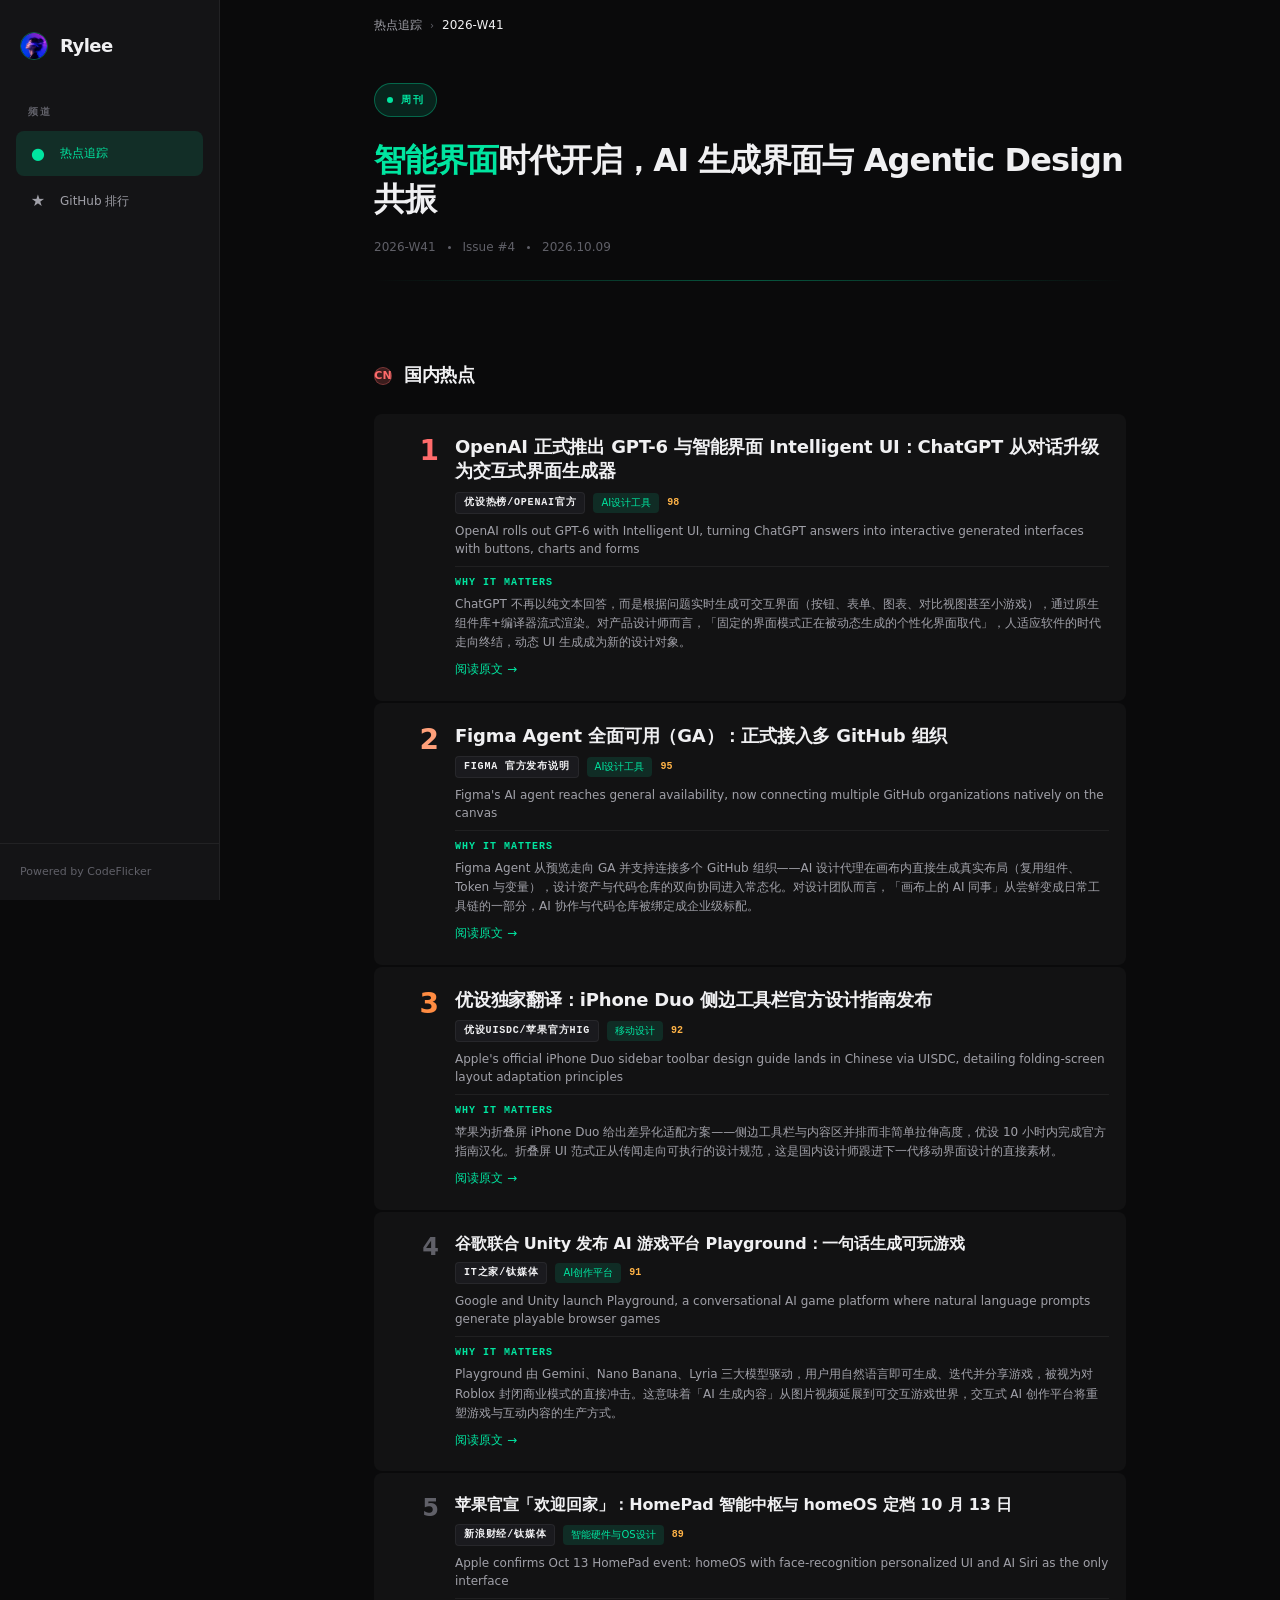
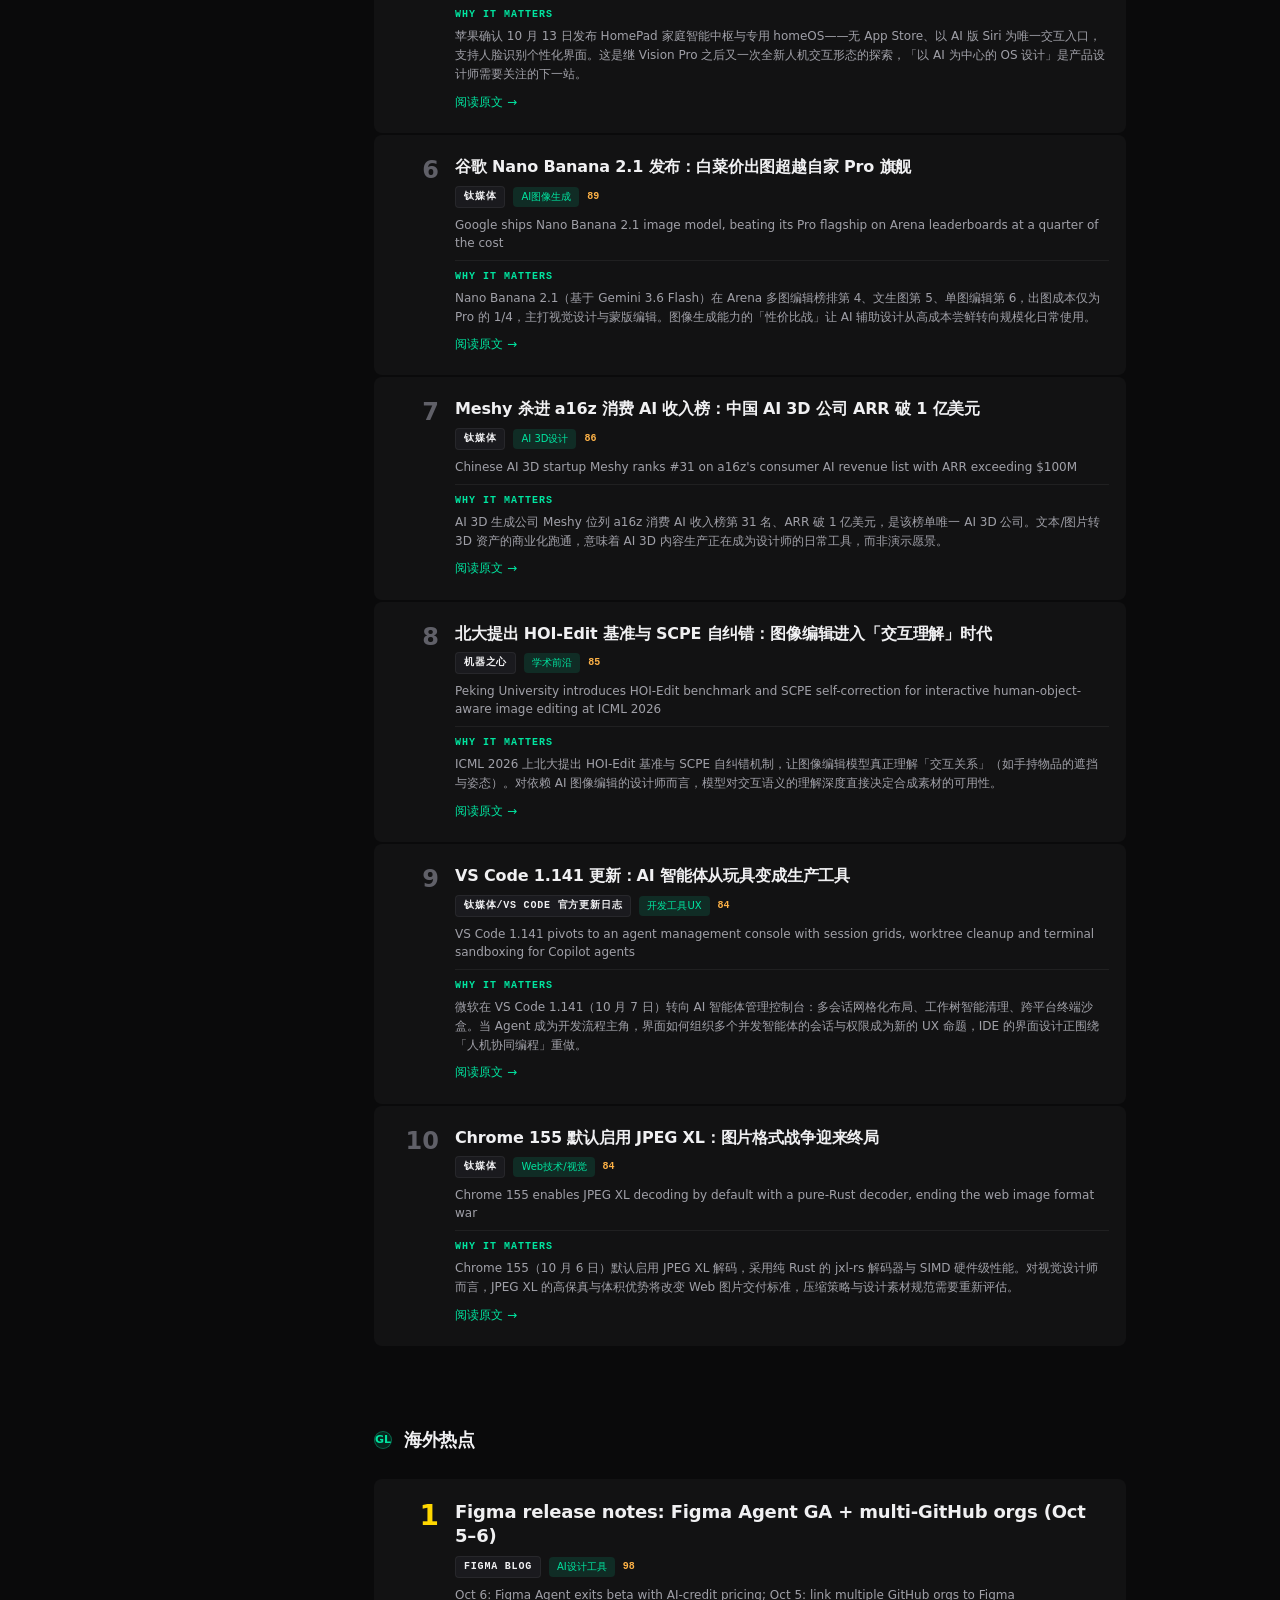
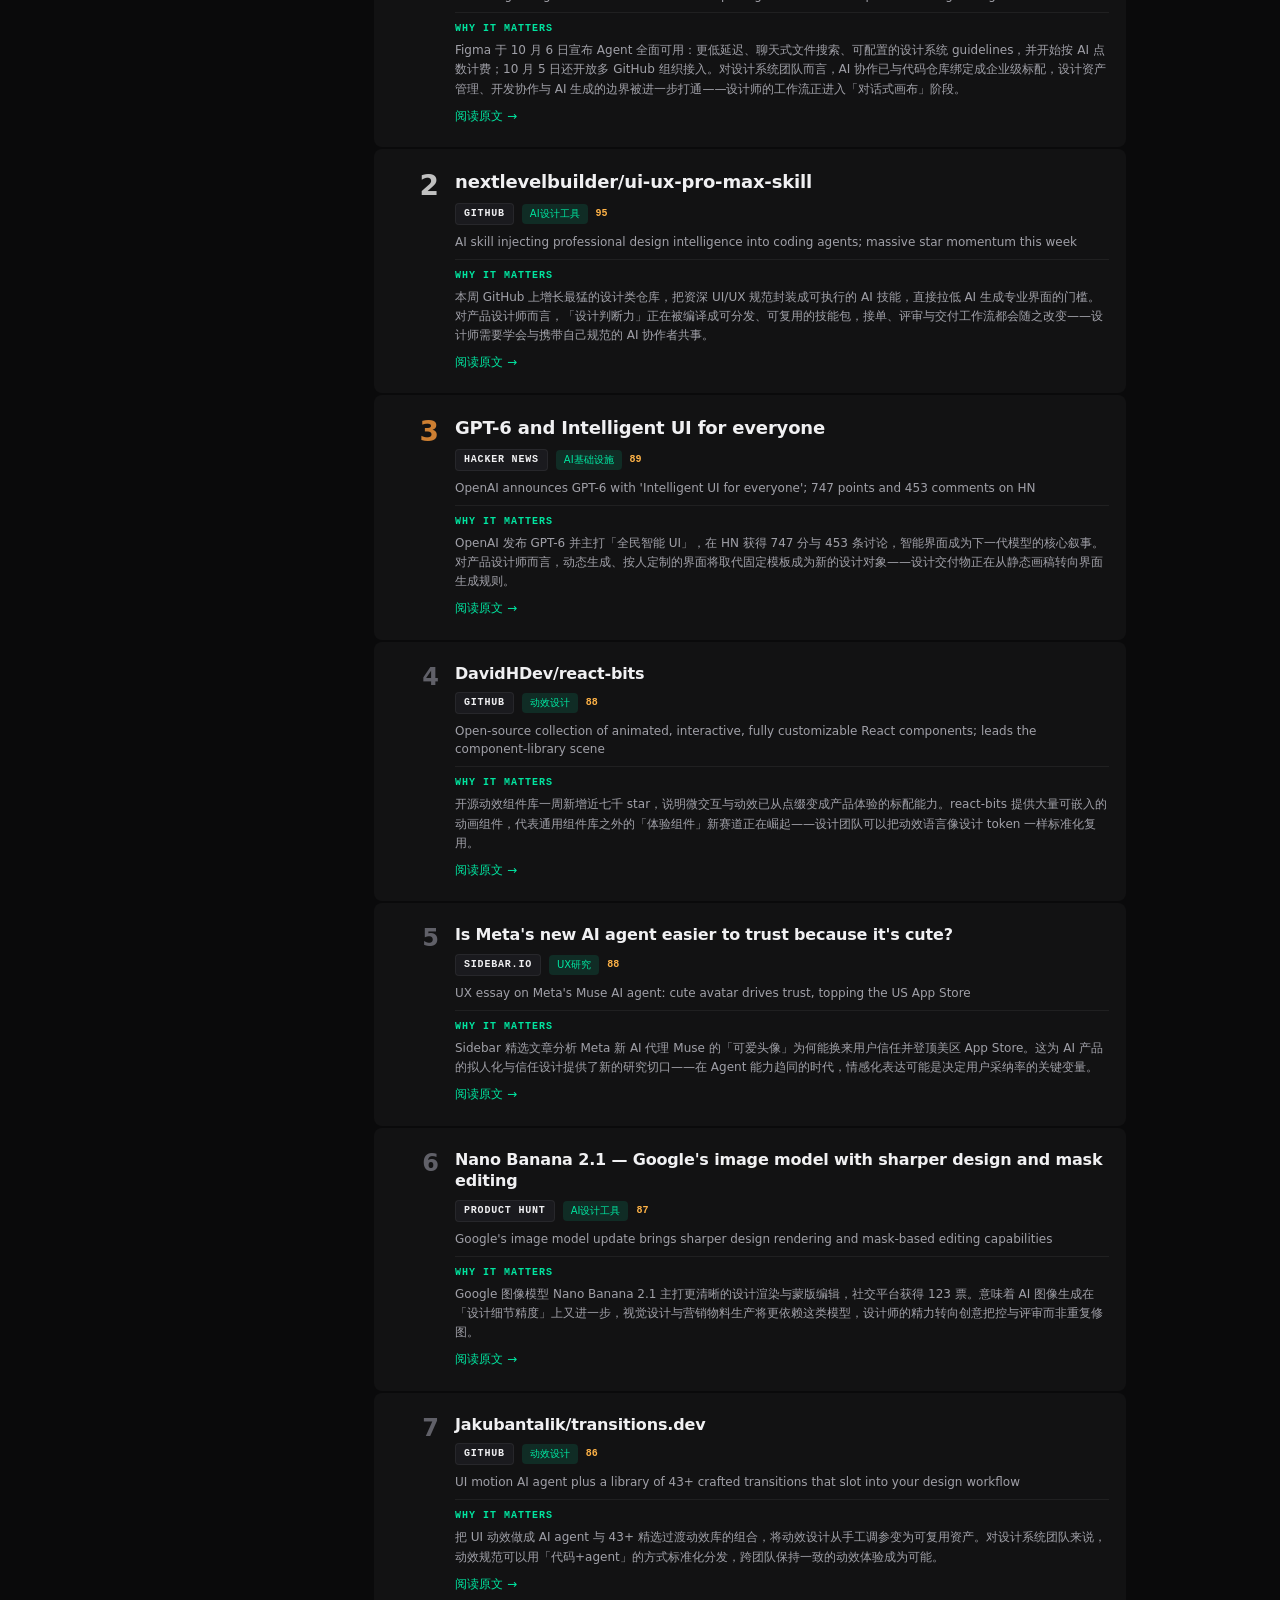
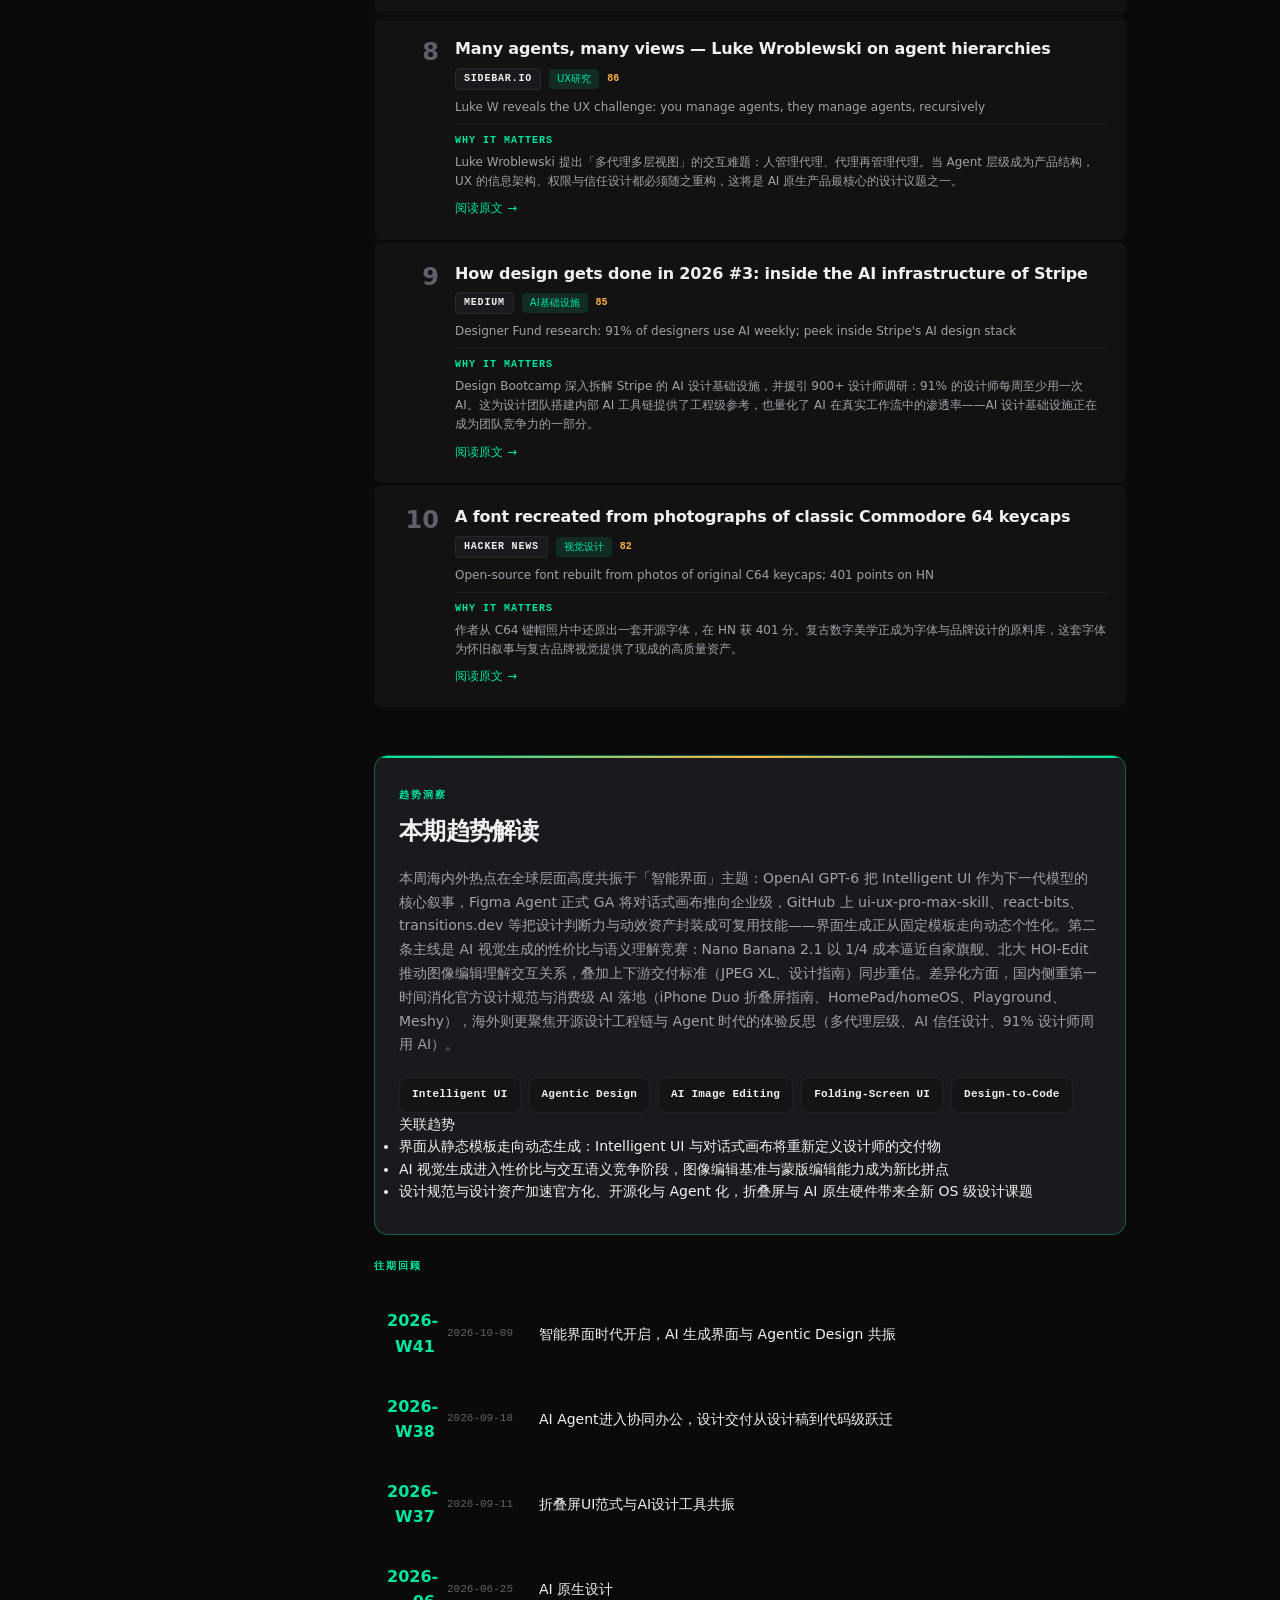
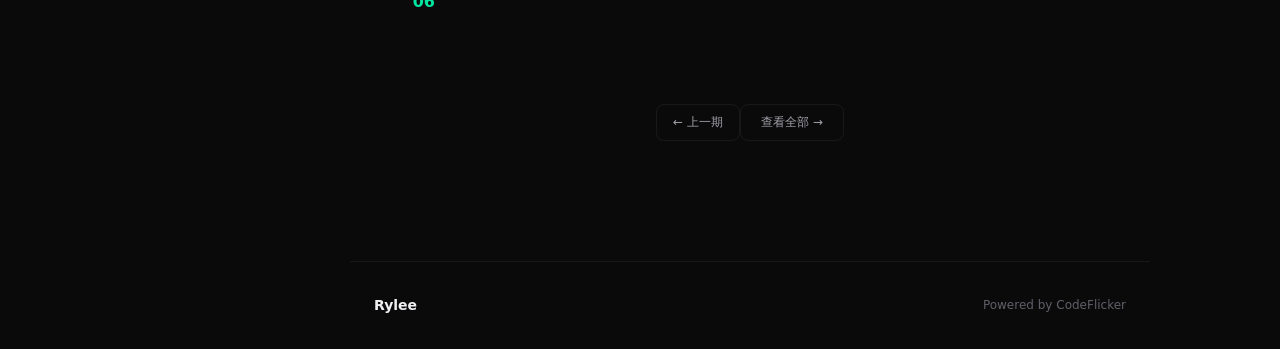
<file: index.html>
<!DOCTYPE html>
<html lang="zh-CN">
<head>
  <meta charset="UTF-8">
  <meta name="viewport" content="width=device-width, initial-scale=1.0">
  <title>Rylee | 2026-W41 | Issue #4</title>
  <meta name="description" content="Rylee - 产品设计 AI 热点周报。每周由 AI 精选 20 条设计热点（国内 10 条 + 海外 10 条）。">
  <link rel="stylesheet" href="./assets/style.css">
  <meta name="theme-color" content="#0a0a0b">
</head>
<body>
  <button class="mobile-toggle" onclick="document.querySelector('.sidebar').classList.toggle('open')" aria-label="Toggle menu">&#9776;</button>

  <aside class="sidebar">
    <a href="./" class="sidebar-brand">
      <img src="./assets/logo.png" alt="Rylee" class="logo-img" onerror="this.style.display='none';this.nextElementSibling.style.display='flex'">
      <span class="logo-fallback" style="display:none"></span>
      <span>Rylee</span>
    </a>
    <nav class="sidebar-nav">
      <div class="sidebar-section-label">频道</div>
      <a href="./" class="sidebar-link active">
        <span class="sidebar-icon">&#9679;</span>
        <span>热点追踪</span>
      </a>
      <a href="./github-ui/" class="sidebar-link">
        <span class="sidebar-icon">&#9733;</span>
        <span>GitHub 排行</span>
      </a>
    </nav>
    <div class="sidebar-footer">
      <p class="sidebar-footer-text">Powered by CodeFlicker</p>
    </div>
  </aside>

  <div class="content-wrapper">
  <main class="container">
    <nav class="breadcrumb">
      <a href="./">热点追踪</a>
      <span class="sep">&#8250;</span>
      <span class="current">2026-W41</span>
    </nav>
    <header class="hero">
      <div class="hero-badge"><span class="dot"></span> 周刊</div>
      <h1 class="hero-title"><span class="accent-word">智能界面</span>时代开启，AI 生成界面与 Agentic Design 共振</h1>
      <div class="hero-meta">
        <span>2026-W41</span>
        <span class="sep"></span>
        <span>Issue #4</span>
        <span class="sep"></span>
        <span>2026.10.09</span>
      </div>
    </header>

    <!-- ======== 国内热点 TOP 10 ======== -->
    <div class="region-section cn">
      <div class="region-header">
        <span class="region-icon cn">CN</span>
        <span class="region-label">国内热点</span>
      </div>
      <section class="hotspots">
        <article class="hotspot-card top-3">
          <div class="hotspot-rank">1</div>
          <div class="hotspot-content">
            <h2 class="hotspot-title"><a href="https://openai.com/zh-Hans-CN/index/gpt-6-for-everyone/" target="_blank" rel="noopener">OpenAI 正式推出 GPT-6 与智能界面 Intelligent UI：ChatGPT 从对话升级为交互式界面生成器</a></h2>
            <div class="hotspot-meta">
              <span class="hotspot-source">优设热榜/OpenAI官方</span>
              <span class="hotspot-category">AI设计工具</span>
              <span class="hotspot-score">98</span>
            </div>
            <p class="hotspot-one-liner">OpenAI rolls out GPT-6 with Intelligent UI, turning ChatGPT answers into interactive generated interfaces with buttons, charts and forms</p>
            <div class="hotspot-why">
              <div class="hotspot-why-label">Why it matters</div>
              <p>ChatGPT 不再以纯文本回答，而是根据问题实时生成可交互界面（按钮、表单、图表、对比视图甚至小游戏），通过原生组件库+编译器流式渲染。对产品设计师而言，「固定的界面模式正在被动态生成的个性化界面取代」，人适应软件的时代走向终结，动态 UI 生成成为新的设计对象。</p>
            </div>
            <a href="https://openai.com/zh-Hans-CN/index/gpt-6-for-everyone/" class="hotspot-link" target="_blank" rel="noopener">阅读原文 <span class="arrow">&rarr;</span></a>
          </div>
        </article>

        <article class="hotspot-card top-3">
          <div class="hotspot-rank">2</div>
          <div class="hotspot-content">
            <h2 class="hotspot-title"><a href="https://www.figma.com/release-notes/" target="_blank" rel="noopener">Figma Agent 全面可用（GA）：正式接入多 GitHub 组织</a></h2>
            <div class="hotspot-meta">
              <span class="hotspot-source">Figma 官方发布说明</span>
              <span class="hotspot-category">AI设计工具</span>
              <span class="hotspot-score">95</span>
            </div>
            <p class="hotspot-one-liner">Figma's AI agent reaches general availability, now connecting multiple GitHub organizations natively on the canvas</p>
            <div class="hotspot-why">
              <div class="hotspot-why-label">Why it matters</div>
              <p>Figma Agent 从预览走向 GA 并支持连接多个 GitHub 组织——AI 设计代理在画布内直接生成真实布局（复用组件、Token 与变量），设计资产与代码仓库的双向协同进入常态化。对设计团队而言，「画布上的 AI 同事」从尝鲜变成日常工具链的一部分，AI 协作与代码仓库被绑定成企业级标配。</p>
            </div>
            <a href="https://www.figma.com/release-notes/" class="hotspot-link" target="_blank" rel="noopener">阅读原文 <span class="arrow">&rarr;</span></a>
          </div>
        </article>

        <article class="hotspot-card top-3">
          <div class="hotspot-rank">3</div>
          <div class="hotspot-content">
            <h2 class="hotspot-title"><a href="https://www.uisdc.com/raise-the-bar-with-iphone-duo" target="_blank" rel="noopener">优设独家翻译：iPhone Duo 侧边工具栏官方设计指南发布</a></h2>
            <div class="hotspot-meta">
              <span class="hotspot-source">优设UISDC/苹果官方HIG</span>
              <span class="hotspot-category">移动设计</span>
              <span class="hotspot-score">92</span>
            </div>
            <p class="hotspot-one-liner">Apple's official iPhone Duo sidebar toolbar design guide lands in Chinese via UISDC, detailing folding-screen layout adaptation principles</p>
            <div class="hotspot-why">
              <div class="hotspot-why-label">Why it matters</div>
              <p>苹果为折叠屏 iPhone Duo 给出差异化适配方案——侧边工具栏与内容区并排而非简单拉伸高度，优设 10 小时内完成官方指南汉化。折叠屏 UI 范式正从传闻走向可执行的设计规范，这是国内设计师跟进下一代移动界面设计的直接素材。</p>
            </div>
            <a href="https://www.uisdc.com/raise-the-bar-with-iphone-duo" class="hotspot-link" target="_blank" rel="noopener">阅读原文 <span class="arrow">&rarr;</span></a>
          </div>
        </article>

        <article class="hotspot-card">
          <div class="hotspot-rank">4</div>
          <div class="hotspot-content">
            <h2 class="hotspot-title"><a href="https://www.ithome.com/1/010/289.htm" target="_blank" rel="noopener">谷歌联合 Unity 发布 AI 游戏平台 Playground：一句话生成可玩游戏</a></h2>
            <div class="hotspot-meta">
              <span class="hotspot-source">IT之家/钛媒体</span>
              <span class="hotspot-category">AI创作平台</span>
              <span class="hotspot-score">91</span>
            </div>
            <p class="hotspot-one-liner">Google and Unity launch Playground, a conversational AI game platform where natural language prompts generate playable browser games</p>
            <div class="hotspot-why">
              <div class="hotspot-why-label">Why it matters</div>
              <p>Playground 由 Gemini、Nano Banana、Lyria 三大模型驱动，用户用自然语言即可生成、迭代并分享游戏，被视为对 Roblox 封闭商业模式的直接冲击。这意味着「AI 生成内容」从图片视频延展到可交互游戏世界，交互式 AI 创作平台将重塑游戏与互动内容的生产方式。</p>
            </div>
            <a href="https://www.ithome.com/1/010/289.htm" class="hotspot-link" target="_blank" rel="noopener">阅读原文 <span class="arrow">&rarr;</span></a>
          </div>
        </article>

        <article class="hotspot-card">
          <div class="hotspot-rank">5</div>
          <div class="hotspot-content">
            <h2 class="hotspot-title"><a href="https://finance.sina.com.cn/stock/t/2026-10-09/doc-iniuquqp3113368.shtml" target="_blank" rel="noopener">苹果官宣「欢迎回家」：HomePad 智能中枢与 homeOS 定档 10 月 13 日</a></h2>
            <div class="hotspot-meta">
              <span class="hotspot-source">新浪财经/钛媒体</span>
              <span class="hotspot-category">智能硬件与OS设计</span>
              <span class="hotspot-score">89</span>
            </div>
            <p class="hotspot-one-liner">Apple confirms Oct 13 HomePad event: homeOS with face-recognition personalized UI and AI Siri as the only interface</p>
            <div class="hotspot-why">
              <div class="hotspot-why-label">Why it matters</div>
              <p>苹果确认 10 月 13 日发布 HomePad 家庭智能中枢与专用 homeOS——无 App Store、以 AI 版 Siri 为唯一交互入口，支持人脸识别个性化界面。这是继 Vision Pro 之后又一次全新人机交互形态的探索，「以 AI 为中心的 OS 设计」是产品设计师需要关注的下一站。</p>
            </div>
            <a href="https://finance.sina.com.cn/stock/t/2026-10-09/doc-iniuquqp3113368.shtml" class="hotspot-link" target="_blank" rel="noopener">阅读原文 <span class="arrow">&rarr;</span></a>
          </div>
        </article>

        <article class="hotspot-card">
          <div class="hotspot-rank">6</div>
          <div class="hotspot-content">
            <h2 class="hotspot-title"><a href="https://www.tmtpost.com/8160561.html" target="_blank" rel="noopener">谷歌 Nano Banana 2.1 发布：白菜价出图超越自家 Pro 旗舰</a></h2>
            <div class="hotspot-meta">
              <span class="hotspot-source">钛媒体</span>
              <span class="hotspot-category">AI图像生成</span>
              <span class="hotspot-score">89</span>
            </div>
            <p class="hotspot-one-liner">Google ships Nano Banana 2.1 image model, beating its Pro flagship on Arena leaderboards at a quarter of the cost</p>
            <div class="hotspot-why">
              <div class="hotspot-why-label">Why it matters</div>
              <p>Nano Banana 2.1（基于 Gemini 3.6 Flash）在 Arena 多图编辑榜排第 4、文生图第 5、单图编辑第 6，出图成本仅为 Pro 的 1/4，主打视觉设计与蒙版编辑。图像生成能力的「性价比战」让 AI 辅助设计从高成本尝鲜转向规模化日常使用。</p>
            </div>
            <a href="https://www.tmtpost.com/8160561.html" class="hotspot-link" target="_blank" rel="noopener">阅读原文 <span class="arrow">&rarr;</span></a>
          </div>
        </article>

        <article class="hotspot-card">
          <div class="hotspot-rank">7</div>
          <div class="hotspot-content">
            <h2 class="hotspot-title"><a href="https://www.tmtpost.com/8160561.html" target="_blank" rel="noopener">Meshy 杀进 a16z 消费 AI 收入榜：中国 AI 3D 公司 ARR 破 1 亿美元</a></h2>
            <div class="hotspot-meta">
              <span class="hotspot-source">钛媒体</span>
              <span class="hotspot-category">AI 3D设计</span>
              <span class="hotspot-score">86</span>
            </div>
            <p class="hotspot-one-liner">Chinese AI 3D startup Meshy ranks #31 on a16z's consumer AI revenue list with ARR exceeding $100M</p>
            <div class="hotspot-why">
              <div class="hotspot-why-label">Why it matters</div>
              <p>AI 3D 生成公司 Meshy 位列 a16z 消费 AI 收入榜第 31 名、ARR 破 1 亿美元，是该榜单唯一 AI 3D 公司。文本/图片转 3D 资产的商业化跑通，意味着 AI 3D 内容生产正在成为设计师的日常工具，而非演示愿景。</p>
            </div>
            <a href="https://www.tmtpost.com/8160561.html" class="hotspot-link" target="_blank" rel="noopener">阅读原文 <span class="arrow">&rarr;</span></a>
          </div>
        </article>

        <article class="hotspot-card">
          <div class="hotspot-rank">8</div>
          <div class="hotspot-content">
            <h2 class="hotspot-title"><a href="https://www.jiqizhixin.com/" target="_blank" rel="noopener">北大提出 HOI-Edit 基准与 SCPE 自纠错：图像编辑进入「交互理解」时代</a></h2>
            <div class="hotspot-meta">
              <span class="hotspot-source">机器之心</span>
              <span class="hotspot-category">学术前沿</span>
              <span class="hotspot-score">85</span>
            </div>
            <p class="hotspot-one-liner">Peking University introduces HOI-Edit benchmark and SCPE self-correction for interactive human-object-aware image editing at ICML 2026</p>
            <div class="hotspot-why">
              <div class="hotspot-why-label">Why it matters</div>
              <p>ICML 2026 上北大提出 HOI-Edit 基准与 SCPE 自纠错机制，让图像编辑模型真正理解「交互关系」（如手持物品的遮挡与姿态）。对依赖 AI 图像编辑的设计师而言，模型对交互语义的理解深度直接决定合成素材的可用性。</p>
            </div>
            <a href="https://www.jiqizhixin.com/" class="hotspot-link" target="_blank" rel="noopener">阅读原文 <span class="arrow">&rarr;</span></a>
          </div>
        </article>

        <article class="hotspot-card">
          <div class="hotspot-rank">9</div>
          <div class="hotspot-content">
            <h2 class="hotspot-title"><a href="https://code.visualstudio.com/updates" target="_blank" rel="noopener">VS Code 1.141 更新：AI 智能体从玩具变成生产工具</a></h2>
            <div class="hotspot-meta">
              <span class="hotspot-source">钛媒体/VS Code 官方更新日志</span>
              <span class="hotspot-category">开发工具UX</span>
              <span class="hotspot-score">84</span>
            </div>
            <p class="hotspot-one-liner">VS Code 1.141 pivots to an agent management console with session grids, worktree cleanup and terminal sandboxing for Copilot agents</p>
            <div class="hotspot-why">
              <div class="hotspot-why-label">Why it matters</div>
              <p>微软在 VS Code 1.141（10 月 7 日）转向 AI 智能体管理控制台：多会话网格化布局、工作树智能清理、跨平台终端沙盒。当 Agent 成为开发流程主角，界面如何组织多个并发智能体的会话与权限成为新的 UX 命题，IDE 的界面设计正围绕「人机协同编程」重做。</p>
            </div>
            <a href="https://code.visualstudio.com/updates" class="hotspot-link" target="_blank" rel="noopener">阅读原文 <span class="arrow">&rarr;</span></a>
          </div>
        </article>

        <article class="hotspot-card">
          <div class="hotspot-rank">10</div>
          <div class="hotspot-content">
            <h2 class="hotspot-title"><a href="https://www.tmtpost.com/8160561.html" target="_blank" rel="noopener">Chrome 155 默认启用 JPEG XL：图片格式战争迎来终局</a></h2>
            <div class="hotspot-meta">
              <span class="hotspot-source">钛媒体</span>
              <span class="hotspot-category">Web技术/视觉</span>
              <span class="hotspot-score">84</span>
            </div>
            <p class="hotspot-one-liner">Chrome 155 enables JPEG XL decoding by default with a pure-Rust decoder, ending the web image format war</p>
            <div class="hotspot-why">
              <div class="hotspot-why-label">Why it matters</div>
              <p>Chrome 155（10 月 6 日）默认启用 JPEG XL 解码，采用纯 Rust 的 jxl-rs 解码器与 SIMD 硬件级性能。对视觉设计师而言，JPEG XL 的高保真与体积优势将改变 Web 图片交付标准，压缩策略与设计素材规范需要重新评估。</p>
            </div>
            <a href="https://www.tmtpost.com/8160561.html" class="hotspot-link" target="_blank" rel="noopener">阅读原文 <span class="arrow">&rarr;</span></a>
          </div>
        </article>
      </section>
    </div>

    <!-- ======== 海外热点 TOP 10 ======== -->
    <div class="region-section global">
      <div class="region-header">
        <span class="region-icon global">GL</span>
        <span class="region-label">海外热点</span>
      </div>
      <section class="hotspots">
        <article class="hotspot-card top-3">
          <div class="hotspot-rank">1</div>
          <div class="hotspot-content">
            <h2 class="hotspot-title"><a href="https://www.figma.com/release-notes/" target="_blank" rel="noopener">Figma release notes: Figma Agent GA + multi-GitHub orgs (Oct 5–6)</a></h2>
            <div class="hotspot-meta">
              <span class="hotspot-source">Figma Blog</span>
              <span class="hotspot-category">AI设计工具</span>
              <span class="hotspot-score">98</span>
            </div>
            <p class="hotspot-one-liner">Oct 6: Figma Agent exits beta with AI-credit pricing; Oct 5: link multiple GitHub orgs to Figma</p>
            <div class="hotspot-why">
              <div class="hotspot-why-label">Why it matters</div>
              <p>Figma 于 10 月 6 日宣布 Agent 全面可用：更低延迟、聊天式文件搜索、可配置的设计系统 guidelines，并开始按 AI 点数计费；10 月 5 日还开放多 GitHub 组织接入。对设计系统团队而言，AI 协作已与代码仓库绑定成企业级标配，设计资产管理、开发协作与 AI 生成的边界被进一步打通——设计师的工作流正进入「对话式画布」阶段。</p>
            </div>
            <a href="https://www.figma.com/release-notes/" class="hotspot-link" target="_blank" rel="noopener">阅读原文 <span class="arrow">&rarr;</span></a>
          </div>
        </article>

        <article class="hotspot-card top-3">
          <div class="hotspot-rank">2</div>
          <div class="hotspot-content">
            <h2 class="hotspot-title"><a href="https://github.com/nextlevelbuilder/ui-ux-pro-max-skill" target="_blank" rel="noopener">nextlevelbuilder/ui-ux-pro-max-skill</a></h2>
            <div class="hotspot-meta">
              <span class="hotspot-source">GitHub</span>
              <span class="hotspot-category">AI设计工具</span>
              <span class="hotspot-score">95</span>
            </div>
            <p class="hotspot-one-liner">AI skill injecting professional design intelligence into coding agents; massive star momentum this week</p>
            <div class="hotspot-why">
              <div class="hotspot-why-label">Why it matters</div>
              <p>本周 GitHub 上增长最猛的设计类仓库，把资深 UI/UX 规范封装成可执行的 AI 技能，直接拉低 AI 生成专业界面的门槛。对产品设计师而言，「设计判断力」正在被编译成可分发、可复用的技能包，接单、评审与交付工作流都会随之改变——设计师需要学会与携带自己规范的 AI 协作者共事。</p>
            </div>
            <a href="https://github.com/nextlevelbuilder/ui-ux-pro-max-skill" class="hotspot-link" target="_blank" rel="noopener">阅读原文 <span class="arrow">&rarr;</span></a>
          </div>
        </article>

        <article class="hotspot-card top-3">
          <div class="hotspot-rank">3</div>
          <div class="hotspot-content">
            <h2 class="hotspot-title"><a href="https://news.ycombinator.com/item?id=49996425" target="_blank" rel="noopener">GPT-6 and Intelligent UI for everyone</a></h2>
            <div class="hotspot-meta">
              <span class="hotspot-source">Hacker News</span>
              <span class="hotspot-category">AI基础设施</span>
              <span class="hotspot-score">89</span>
            </div>
            <p class="hotspot-one-liner">OpenAI announces GPT-6 with 'Intelligent UI for everyone'; 747 points and 453 comments on HN</p>
            <div class="hotspot-why">
              <div class="hotspot-why-label">Why it matters</div>
              <p>OpenAI 发布 GPT-6 并主打「全民智能 UI」，在 HN 获得 747 分与 453 条讨论，智能界面成为下一代模型的核心叙事。对产品设计师而言，动态生成、按人定制的界面将取代固定模板成为新的设计对象——设计交付物正在从静态画稿转向界面生成规则。</p>
            </div>
            <a href="https://news.ycombinator.com/item?id=49996425" class="hotspot-link" target="_blank" rel="noopener">阅读原文 <span class="arrow">&rarr;</span></a>
          </div>
        </article>

        <article class="hotspot-card">
          <div class="hotspot-rank">4</div>
          <div class="hotspot-content">
            <h2 class="hotspot-title"><a href="https://github.com/DavidHDev/react-bits" target="_blank" rel="noopener">DavidHDev/react-bits</a></h2>
            <div class="hotspot-meta">
              <span class="hotspot-source">GitHub</span>
              <span class="hotspot-category">动效设计</span>
              <span class="hotspot-score">88</span>
            </div>
            <p class="hotspot-one-liner">Open-source collection of animated, interactive, fully customizable React components; leads the component-library scene</p>
            <div class="hotspot-why">
              <div class="hotspot-why-label">Why it matters</div>
              <p>开源动效组件库一周新增近七千 star，说明微交互与动效已从点缀变成产品体验的标配能力。react-bits 提供大量可嵌入的动画组件，代表通用组件库之外的「体验组件」新赛道正在崛起——设计团队可以把动效语言像设计 token 一样标准化复用。</p>
            </div>
            <a href="https://github.com/DavidHDev/react-bits" class="hotspot-link" target="_blank" rel="noopener">阅读原文 <span class="arrow">&rarr;</span></a>
          </div>
        </article>

        <article class="hotspot-card">
          <div class="hotspot-rank">5</div>
          <div class="hotspot-content">
            <h2 class="hotspot-title"><a href="https://uxdesign.cc/is-metas-new-ai-agent-easier-to-trust-because-its-cute-c8de13aefc6f" target="_blank" rel="noopener">Is Meta's new AI agent easier to trust because it's cute?</a></h2>
            <div class="hotspot-meta">
              <span class="hotspot-source">Sidebar.io</span>
              <span class="hotspot-category">UX研究</span>
              <span class="hotspot-score">88</span>
            </div>
            <p class="hotspot-one-liner">UX essay on Meta's Muse AI agent: cute avatar drives trust, topping the US App Store</p>
            <div class="hotspot-why">
              <div class="hotspot-why-label">Why it matters</div>
              <p>Sidebar 精选文章分析 Meta 新 AI 代理 Muse 的「可爱头像」为何能换来用户信任并登顶美区 App Store。这为 AI 产品的拟人化与信任设计提供了新的研究切口——在 Agent 能力趋同的时代，情感化表达可能是决定用户采纳率的关键变量。</p>
            </div>
            <a href="https://uxdesign.cc/is-metas-new-ai-agent-easier-to-trust-because-its-cute-c8de13aefc6f" class="hotspot-link" target="_blank" rel="noopener">阅读原文 <span class="arrow">&rarr;</span></a>
          </div>
        </article>

        <article class="hotspot-card">
          <div class="hotspot-rank">6</div>
          <div class="hotspot-content">
            <h2 class="hotspot-title"><a href="https://www.producthunt.com/products/nano-banana-2-1" target="_blank" rel="noopener">Nano Banana 2.1 — Google's image model with sharper design and mask editing</a></h2>
            <div class="hotspot-meta">
              <span class="hotspot-source">Product Hunt</span>
              <span class="hotspot-category">AI设计工具</span>
              <span class="hotspot-score">87</span>
            </div>
            <p class="hotspot-one-liner">Google's image model update brings sharper design rendering and mask-based editing capabilities</p>
            <div class="hotspot-why">
              <div class="hotspot-why-label">Why it matters</div>
              <p>Google 图像模型 Nano Banana 2.1 主打更清晰的设计渲染与蒙版编辑，社交平台获得 123 票。意味着 AI 图像生成在「设计细节精度」上又进一步，视觉设计与营销物料生产将更依赖这类模型，设计师的精力转向创意把控与评审而非重复修图。</p>
            </div>
            <a href="https://www.producthunt.com/products/nano-banana-2-1" class="hotspot-link" target="_blank" rel="noopener">阅读原文 <span class="arrow">&rarr;</span></a>
          </div>
        </article>

        <article class="hotspot-card">
          <div class="hotspot-rank">7</div>
          <div class="hotspot-content">
            <h2 class="hotspot-title"><a href="https://github.com/Jakubantalik/transitions.dev" target="_blank" rel="noopener">Jakubantalik/transitions.dev</a></h2>
            <div class="hotspot-meta">
              <span class="hotspot-source">GitHub</span>
              <span class="hotspot-category">动效设计</span>
              <span class="hotspot-score">86</span>
            </div>
            <p class="hotspot-one-liner">UI motion AI agent plus a library of 43+ crafted transitions that slot into your design workflow</p>
            <div class="hotspot-why">
              <div class="hotspot-why-label">Why it matters</div>
              <p>把 UI 动效做成 AI agent 与 43+ 精选过渡动效库的组合，将动效设计从手工调参变为可复用资产。对设计系统团队来说，动效规范可以用「代码+agent」的方式标准化分发，跨团队保持一致的动效体验成为可能。</p>
            </div>
            <a href="https://github.com/Jakubantalik/transitions.dev" class="hotspot-link" target="_blank" rel="noopener">阅读原文 <span class="arrow">&rarr;</span></a>
          </div>
        </article>

        <article class="hotspot-card">
          <div class="hotspot-rank">8</div>
          <div class="hotspot-content">
            <h2 class="hotspot-title"><a href="https://www.lukew.com/ff/2165/many-agents-many-views" target="_blank" rel="noopener">Many agents, many views — Luke Wroblewski on agent hierarchies</a></h2>
            <div class="hotspot-meta">
              <span class="hotspot-source">Sidebar.io</span>
              <span class="hotspot-category">UX研究</span>
              <span class="hotspot-score">86</span>
            </div>
            <p class="hotspot-one-liner">Luke W reveals the UX challenge: you manage agents, they manage agents, recursively</p>
            <div class="hotspot-why">
              <div class="hotspot-why-label">Why it matters</div>
              <p>Luke Wroblewski 提出「多代理多层视图」的交互难题：人管理代理、代理再管理代理。当 Agent 层级成为产品结构，UX 的信息架构、权限与信任设计都必须随之重构，这将是 AI 原生产品最核心的设计议题之一。</p>
            </div>
            <a href="https://www.lukew.com/ff/2165/many-agents-many-views" class="hotspot-link" target="_blank" rel="noopener">阅读原文 <span class="arrow">&rarr;</span></a>
          </div>
        </article>

        <article class="hotspot-card">
          <div class="hotspot-rank">9</div>
          <div class="hotspot-content">
            <h2 class="hotspot-title"><a href="https://medium.com/design-bootcamp/how-design-gets-done-in-2026-part-3-inside-the-ai-infrastructure-of-stripe-fin-formerly-33bf173dd795" target="_blank" rel="noopener">How design gets done in 2026 #3: inside the AI infrastructure of Stripe</a></h2>
            <div class="hotspot-meta">
              <span class="hotspot-source">Medium</span>
              <span class="hotspot-category">AI基础设施</span>
              <span class="hotspot-score">85</span>
            </div>
            <p class="hotspot-one-liner">Designer Fund research: 91% of designers use AI weekly; peek inside Stripe's AI design stack</p>
            <div class="hotspot-why">
              <div class="hotspot-why-label">Why it matters</div>
              <p>Design Bootcamp 深入拆解 Stripe 的 AI 设计基础设施，并援引 900+ 设计师调研：91% 的设计师每周至少用一次 AI。这为设计团队搭建内部 AI 工具链提供了工程级参考，也量化了 AI 在真实工作流中的渗透率——AI 设计基础设施正在成为团队竞争力的一部分。</p>
            </div>
            <a href="https://medium.com/design-bootcamp/how-design-gets-done-in-2026-part-3-inside-the-ai-infrastructure-of-stripe-fin-formerly-33bf173dd795" class="hotspot-link" target="_blank" rel="noopener">阅读原文 <span class="arrow">&rarr;</span></a>
          </div>
        </article>

        <article class="hotspot-card">
          <div class="hotspot-rank">10</div>
          <div class="hotspot-content">
            <h2 class="hotspot-title"><a href="https://news.ycombinator.com/item?id=49990224" target="_blank" rel="noopener">A font recreated from photographs of classic Commodore 64 keycaps</a></h2>
            <div class="hotspot-meta">
              <span class="hotspot-source">Hacker News</span>
              <span class="hotspot-category">视觉设计</span>
              <span class="hotspot-score">82</span>
            </div>
            <p class="hotspot-one-liner">Open-source font rebuilt from photos of original C64 keycaps; 401 points on HN</p>
            <div class="hotspot-why">
              <div class="hotspot-why-label">Why it matters</div>
              <p>作者从 C64 键帽照片中还原出一套开源字体，在 HN 获 401 分。复古数字美学正成为字体与品牌设计的原料库，这套字体为怀旧叙事与复古品牌视觉提供了现成的高质量资产。</p>
            </div>
            <a href="https://news.ycombinator.com/item?id=49990224" class="hotspot-link" target="_blank" rel="noopener">阅读原文 <span class="arrow">&rarr;</span></a>
          </div>
        </article>
      </section>
    </div>

    <!-- ======== 趋势洞察 ======== -->
    <section class="trend-insight">
      <div class="trend-insight-label">趋势洞察</div>
      <h2>本期趋势解读</h2>
      <p class="trend-summary">本周海内外热点在全球层面高度共振于「智能界面」主题：OpenAI GPT-6 把 Intelligent UI 作为下一代模型的核心叙事，Figma Agent 正式 GA 将对话式画布推向企业级，GitHub 上 ui-ux-pro-max-skill、react-bits、transitions.dev 等把设计判断力与动效资产封装成可复用技能——界面生成正从固定模板走向动态个性化。第二条主线是 AI 视觉生成的性价比与语义理解竞赛：Nano Banana 2.1 以 1/4 成本逼近自家旗舰、北大 HOI-Edit 推动图像编辑理解交互关系，叠加上下游交付标准（JPEG XL、设计指南）同步重估。差异化方面，国内侧重第一时间消化官方设计规范与消费级 AI 落地（iPhone Duo 折叠屏指南、HomePad/homeOS、Playground、Meshy），海外则更聚焦开源设计工程链与 Agent 时代的体验反思（多代理层级、AI 信任设计、91% 设计师周用 AI）。</p>
      <div class="trend-keywords">
        <span class="keyword-tag">Intelligent UI</span>
        <span class="keyword-tag">Agentic Design</span>
        <span class="keyword-tag">AI Image Editing</span>
        <span class="keyword-tag">Folding-Screen UI</span>
        <span class="keyword-tag">Design-to-Code</span>
      </div>
      <div class="trend-related">
        <div class="trend-related-label">关联趋势</div>
        <ul class="trend-related-list">
          <li>界面从静态模板走向动态生成：Intelligent UI 与对话式画布将重新定义设计师的交付物</li>
          <li>AI 视觉生成进入性价比与交互语义竞争阶段，图像编辑基准与蒙版编辑能力成为新比拼点</li>
          <li>设计规范与设计资产加速官方化、开源化与 Agent 化，折叠屏与 AI 原生硬件带来全新 OS 级设计课题</li>
        </ul>
      </div>
    </section>

    <!-- ======== 往期回顾 ======== -->
    <section class="past-issues">
      <div class="past-issues-label">往期回顾</div>
      <div id="past-issues-list">
        <p style="text-align:center; color:var(--text-tertiary); padding:var(--s4);">加载中...</p>
      </div>
    </section>
    <nav class="issue-nav">
      <a href="./week/2026-W38.html" class="nav-prev">&larr; 上一期</a>
      <a href="./archive.html" class="nav-center">查看全部 <span class="arrow-right">&rarr;</span></a>
    </nav>
  </main>

  <footer class="footer">
    <div class="footer-row">
      <span class="footer-brand">Rylee</span>
      <span class="footer-text">Powered by CodeFlicker</span>
    </div>
  </footer>
  </div>
  <script>
    fetch('./index.json')
      .then(function(r) { return r.json(); })
      .then(function(data) {
        var list = document.getElementById('past-issues-list');
        if (!data.issues || data.issues.length === 0) {
          list.innerHTML = '<p style="text-align:center; color:var(--text-tertiary);">暂无往期</p>';
          return;
        }
        list.innerHTML = data.issues.map(function(issue) {
          return '<a href="' + issue.url + '" class="archive-item">' +
            '<span class="archive-number">' + issue.period + '</span>' +
            '<span class="archive-date">' + issue.date + '</span>' +
            '<span class="archive-title">' + issue.title + '</span>' +
          '</a>';
        }).join('');
      })
      .catch(function() {
        document.getElementById('past-issues-list').innerHTML =
          '<p style="text-align:center; color:var(--accent);">加载失败</p>';
      });
  </script>
</body>
</html>
</file>
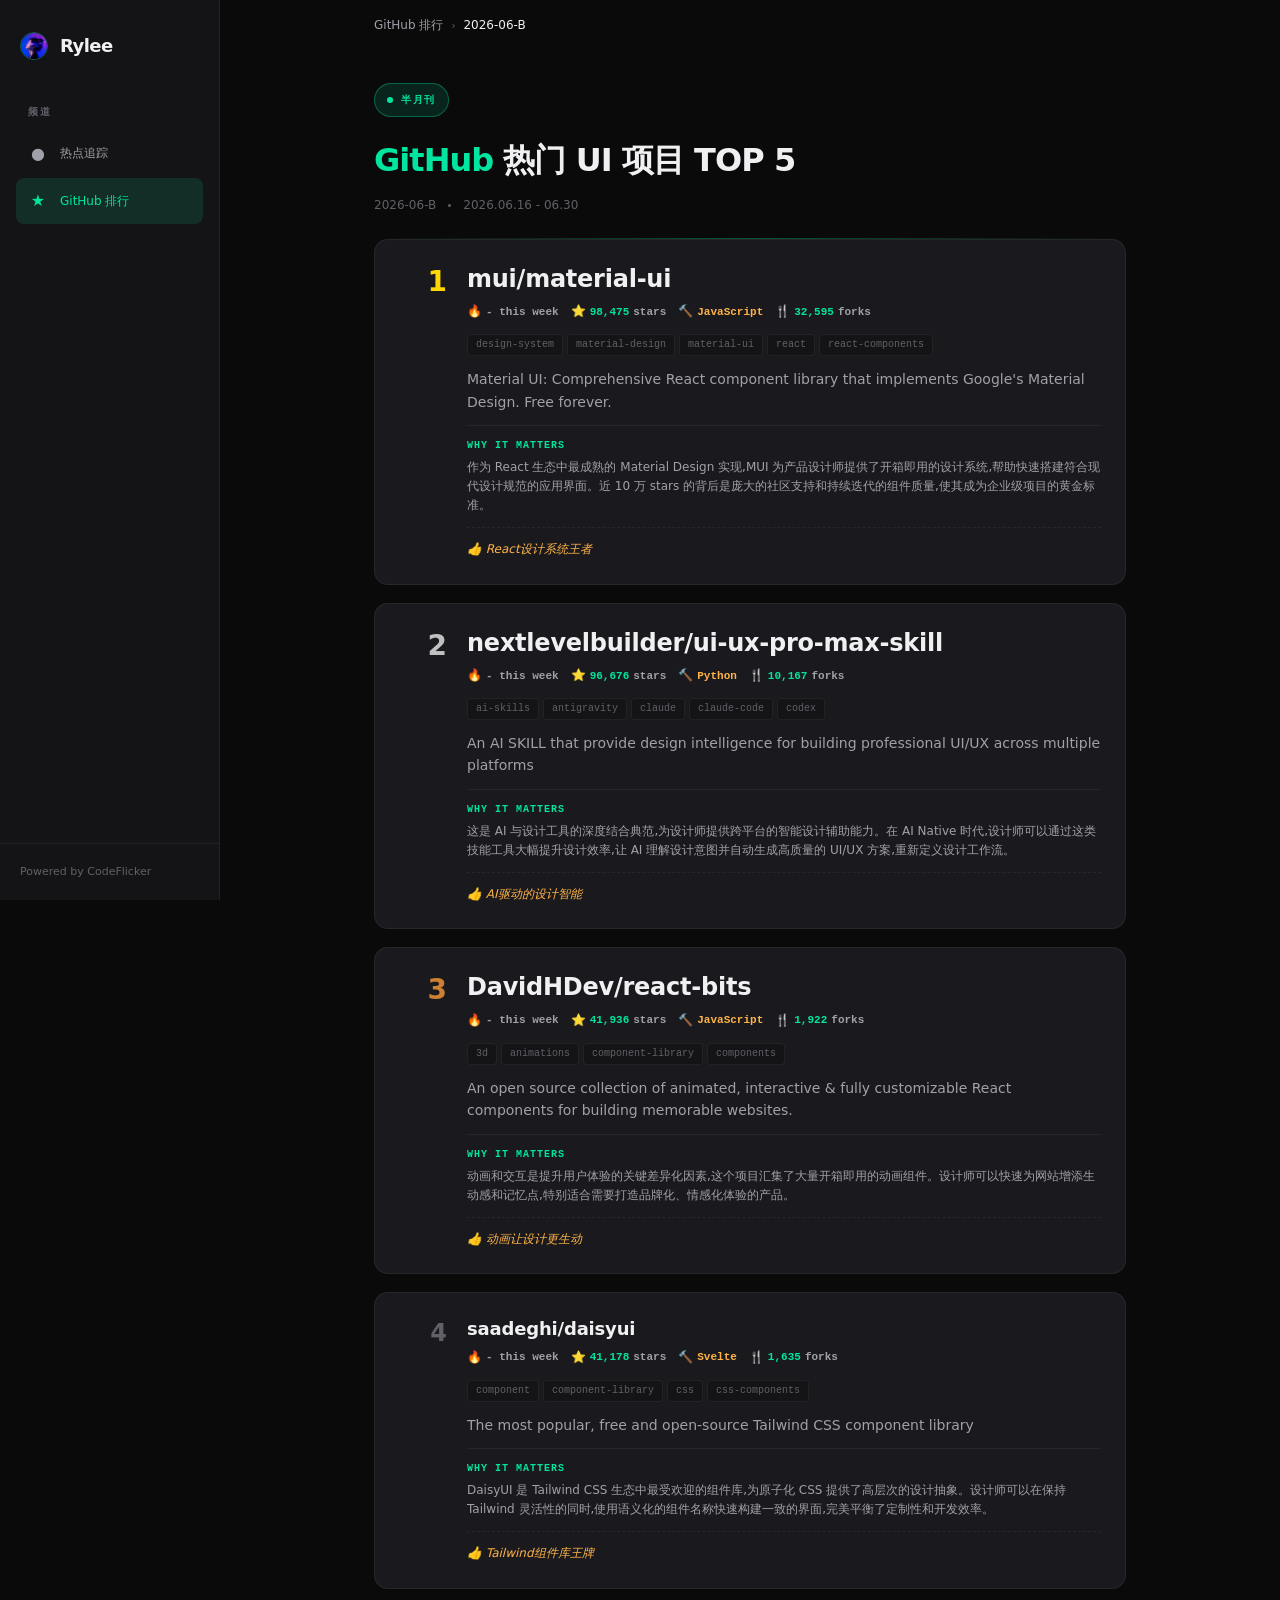
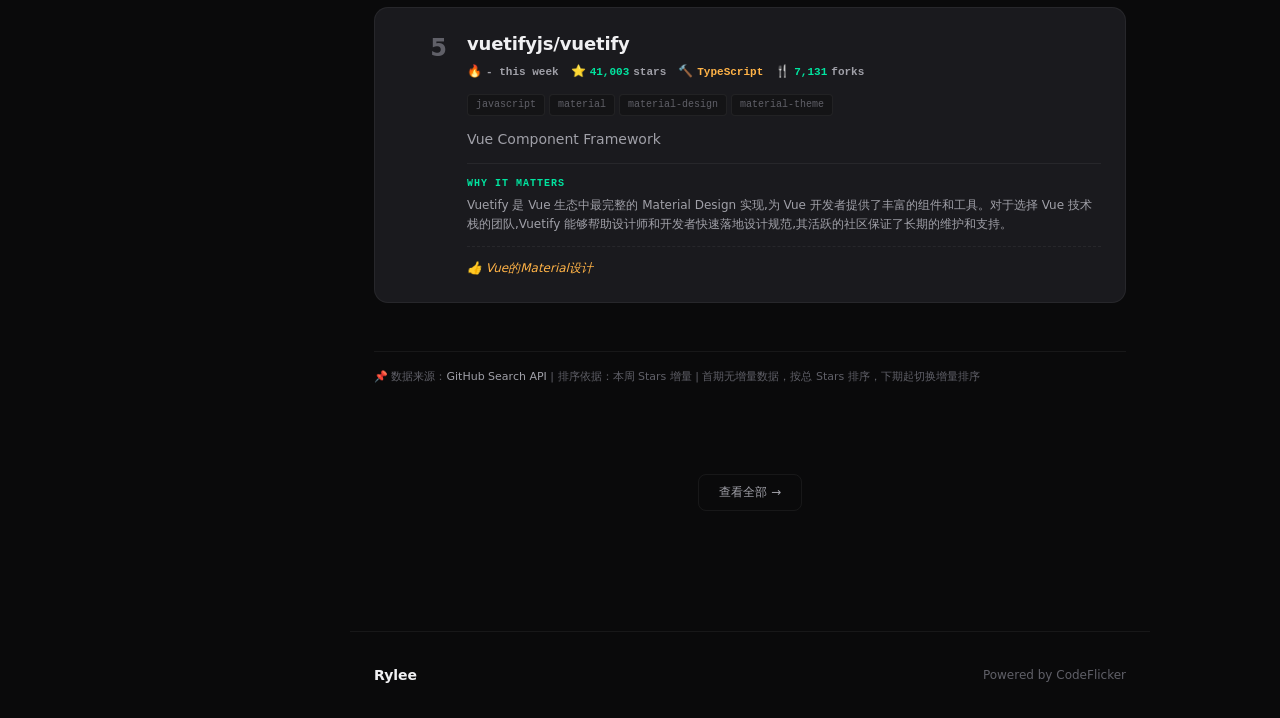
<file: github-ui/index.html>
<!DOCTYPE html>
<html lang="zh-CN">
<head>
  <meta charset="UTF-8">
  <meta name="viewport" content="width=device-width, initial-scale=1.0">
  <title>GitHub UI TOP 5 - 2026-06-B</title>
  <link rel="stylesheet" href="../assets/style.css">
  <meta name="description" content="Rylee GitHub UI - 本周 GitHub 最热门 UI 设计项目 TOP 5">
  <meta name="theme-color" content="#0a0a0b">
</head>
<body>
  <button class="mobile-toggle" onclick="document.querySelector('.sidebar').classList.toggle('open')" aria-label="Toggle menu">&#9776;</button>

  <aside class="sidebar">
    <a href="../" class="sidebar-brand">
      <img src="../../assets/logo.png" alt="Rylee" class="logo-img" onerror="this.style.display='none';this.nextElementSibling.style.display='flex'">
      <span class="logo-fallback" style="display:none"></span>
      <span>Rylee</span>
    </a>
    <nav class="sidebar-nav">
      <div class="sidebar-section-label">频道</div>
      <a href="../" class="sidebar-link">
        <span class="sidebar-icon">&#9679;</span>
        <span>热点追踪</span>
      </a>
      <a href="./" class="sidebar-link active">
        <span class="sidebar-icon">&#9733;</span>
        <span>GitHub 排行</span>
      </a>
    </nav>
    <div class="sidebar-footer">
      <p class="sidebar-footer-text">Powered by CodeFlicker</p>
    </div>
  </aside>

  <div class="content-wrapper">
  <main class="container">
    <nav class="breadcrumb">
      <a href="../">GitHub 排行</a>
      <span class="sep">&#8250;</span>
      <span class="current">2026-06-B</span>
    </nav>
    <header class="github-hero">
      <div class="github-hero-badge"><span class="dot"></span> 半月刊</div>
      <h1 class="github-hero-title"><span class="accent-word">GitHub</span> 热门 UI 项目 TOP 5</h1>
      <div class="github-hero-meta">
        <span>2026-06-B</span>
        <span class="sep"></span>
        <span>2026.06.16 - 06.30</span>
      </div>
    </header>

    <section class="hotspots">

      <article class="github-card top-3">
        <div class="github-rank">1</div>
        <div class="github-content">
          <h2 class="github-repo-name"><a href="https://github.com/mui/material-ui" target="_blank" rel="noopener">mui/material-ui</a></h2>
          <div class="github-stats">
            <span class="github-stat stars-gained"><span class="icon">&#128293;</span> - this week</span>
            <span class="github-stat"><span class="icon">&#11088;</span> <span class="value">98,475</span> stars</span>
            <span class="github-stat language"><span class="icon">&#128296;</span> <span class="value">JavaScript</span></span>
            <span class="github-stat"><span class="icon">&#127860;</span> <span class="value">32,595</span> forks</span>
          </div>
          <div class="github-topics">
            <span class="github-topic-tag">design-system</span>
            <span class="github-topic-tag">material-design</span>
            <span class="github-topic-tag">material-ui</span>
            <span class="github-topic-tag">react</span>
            <span class="github-topic-tag">react-components</span>
          </div>
          <p class="github-one-liner">Material UI: Comprehensive React component library that implements Google's Material Design. Free forever.</p>
          <div class="github-why">
            <div class="github-why-label">Why it matters</div>
            <p>作为 React 生态中最成熟的 Material Design 实现,MUI 为产品设计师提供了开箱即用的设计系统,帮助快速搭建符合现代设计规范的应用界面。近 10 万 stars 的背后是庞大的社区支持和持续迭代的组件质量,使其成为企业级项目的黄金标准。</p>
          </div>
          <p class="github-gold-quote">&#128077; React设计系统王者</p>
        </div>
      </article>

      <article class="github-card top-3">
        <div class="github-rank">2</div>
        <div class="github-content">
          <h2 class="github-repo-name"><a href="https://github.com/nextlevelbuilder/ui-ux-pro-max-skill" target="_blank" rel="noopener">nextlevelbuilder/ui-ux-pro-max-skill</a></h2>
          <div class="github-stats">
            <span class="github-stat stars-gained"><span class="icon">&#128293;</span> - this week</span>
            <span class="github-stat"><span class="icon">&#11088;</span> <span class="value">96,676</span> stars</span>
            <span class="github-stat language"><span class="icon">&#128296;</span> <span class="value">Python</span></span>
            <span class="github-stat"><span class="icon">&#127860;</span> <span class="value">10,167</span> forks</span>
          </div>
          <div class="github-topics">
            <span class="github-topic-tag">ai-skills</span>
            <span class="github-topic-tag">antigravity</span>
            <span class="github-topic-tag">claude</span>
            <span class="github-topic-tag">claude-code</span>
            <span class="github-topic-tag">codex</span>
          </div>
          <p class="github-one-liner">An AI SKILL that provide design intelligence for building professional UI/UX across multiple platforms</p>
          <div class="github-why">
            <div class="github-why-label">Why it matters</div>
            <p>这是 AI 与设计工具的深度结合典范,为设计师提供跨平台的智能设计辅助能力。在 AI Native 时代,设计师可以通过这类技能工具大幅提升设计效率,让 AI 理解设计意图并自动生成高质量的 UI/UX 方案,重新定义设计工作流。</p>
          </div>
          <p class="github-gold-quote">&#128077; AI驱动的设计智能</p>
        </div>
      </article>

      <article class="github-card top-3">
        <div class="github-rank">3</div>
        <div class="github-content">
          <h2 class="github-repo-name"><a href="https://github.com/DavidHDev/react-bits" target="_blank" rel="noopener">DavidHDev/react-bits</a></h2>
          <div class="github-stats">
            <span class="github-stat stars-gained"><span class="icon">&#128293;</span> - this week</span>
            <span class="github-stat"><span class="icon">&#11088;</span> <span class="value">41,936</span> stars</span>
            <span class="github-stat language"><span class="icon">&#128296;</span> <span class="value">JavaScript</span></span>
            <span class="github-stat"><span class="icon">&#127860;</span> <span class="value">1,922</span> forks</span>
          </div>
          <div class="github-topics">
            <span class="github-topic-tag">3d</span>
            <span class="github-topic-tag">animations</span>
            <span class="github-topic-tag">component-library</span>
            <span class="github-topic-tag">components</span>
          </div>
          <p class="github-one-liner">An open source collection of animated, interactive & fully customizable React components for building memorable websites.</p>
          <div class="github-why">
            <div class="github-why-label">Why it matters</div>
            <p>动画和交互是提升用户体验的关键差异化因素,这个项目汇集了大量开箱即用的动画组件。设计师可以快速为网站增添生动感和记忆点,特别适合需要打造品牌化、情感化体验的产品。</p>
          </div>
          <p class="github-gold-quote">&#128077; 动画让设计更生动</p>
        </div>
      </article>

      <article class="github-card">
        <div class="github-rank">4</div>
        <div class="github-content">
          <h2 class="github-repo-name"><a href="https://github.com/saadeghi/daisyui" target="_blank" rel="noopener">saadeghi/daisyui</a></h2>
          <div class="github-stats">
            <span class="github-stat stars-gained"><span class="icon">&#128293;</span> - this week</span>
            <span class="github-stat"><span class="icon">&#11088;</span> <span class="value">41,178</span> stars</span>
            <span class="github-stat language"><span class="icon">&#128296;</span> <span class="value">Svelte</span></span>
            <span class="github-stat"><span class="icon">&#127860;</span> <span class="value">1,635</span> forks</span>
          </div>
          <div class="github-topics">
            <span class="github-topic-tag">component</span>
            <span class="github-topic-tag">component-library</span>
            <span class="github-topic-tag">css</span>
            <span class="github-topic-tag">css-components</span>
          </div>
          <p class="github-one-liner">The most popular, free and open-source Tailwind CSS component library</p>
          <div class="github-why">
            <div class="github-why-label">Why it matters</div>
            <p>DaisyUI 是 Tailwind CSS 生态中最受欢迎的组件库,为原子化 CSS 提供了高层次的设计抽象。设计师可以在保持 Tailwind 灵活性的同时,使用语义化的组件名称快速构建一致的界面,完美平衡了定制性和开发效率。</p>
          </div>
          <p class="github-gold-quote">&#128077; Tailwind组件库王牌</p>
        </div>
      </article>

      <article class="github-card">
        <div class="github-rank">5</div>
        <div class="github-content">
          <h2 class="github-repo-name"><a href="https://github.com/vuetifyjs/vuetify" target="_blank" rel="noopener">vuetifyjs/vuetify</a></h2>
          <div class="github-stats">
            <span class="github-stat stars-gained"><span class="icon">&#128293;</span> - this week</span>
            <span class="github-stat"><span class="icon">&#11088;</span> <span class="value">41,003</span> stars</span>
            <span class="github-stat language"><span class="icon">&#128296;</span> <span class="value">TypeScript</span></span>
            <span class="github-stat"><span class="icon">&#127860;</span> <span class="value">7,131</span> forks</span>
          </div>
          <div class="github-topics">
            <span class="github-topic-tag">javascript</span>
            <span class="github-topic-tag">material</span>
            <span class="github-topic-tag">material-design</span>
            <span class="github-topic-tag">material-theme</span>
          </div>
          <p class="github-one-liner">Vue Component Framework</p>
          <div class="github-why">
            <div class="github-why-label">Why it matters</div>
            <p>Vuetify 是 Vue 生态中最完整的 Material Design 实现,为 Vue 开发者提供了丰富的组件和工具。对于选择 Vue 技术栈的团队,Vuetify 能够帮助设计师和开发者快速落地设计规范,其活跃的社区保证了长期的维护和支持。</p>
          </div>
          <p class="github-gold-quote">&#128077; Vue的Material设计</p>
        </div>
      </article>

    </section>

    <div class="data-source-note">
      &#128204; 数据来源：<a href="https://github.com/search" target="_blank" rel="noopener">GitHub Search API</a> | 排序依据：本周 Stars 增量 | 首期无增量数据，按总 Stars 排序，下期起切换增量排序
    </div>

    <nav class="issue-nav">
      <a href="./archive.html" class="nav-center">查看全部 <span class="arrow-right">&rarr;</span></a>
    </nav>
  </main>

  <footer class="footer">
    <div class="footer-row">
      <span class="footer-brand">Rylee</span>
      <span class="footer-text">Powered by CodeFlicker</span>
    </div>
  </footer>
  </div>
</body>
</html>
</file>
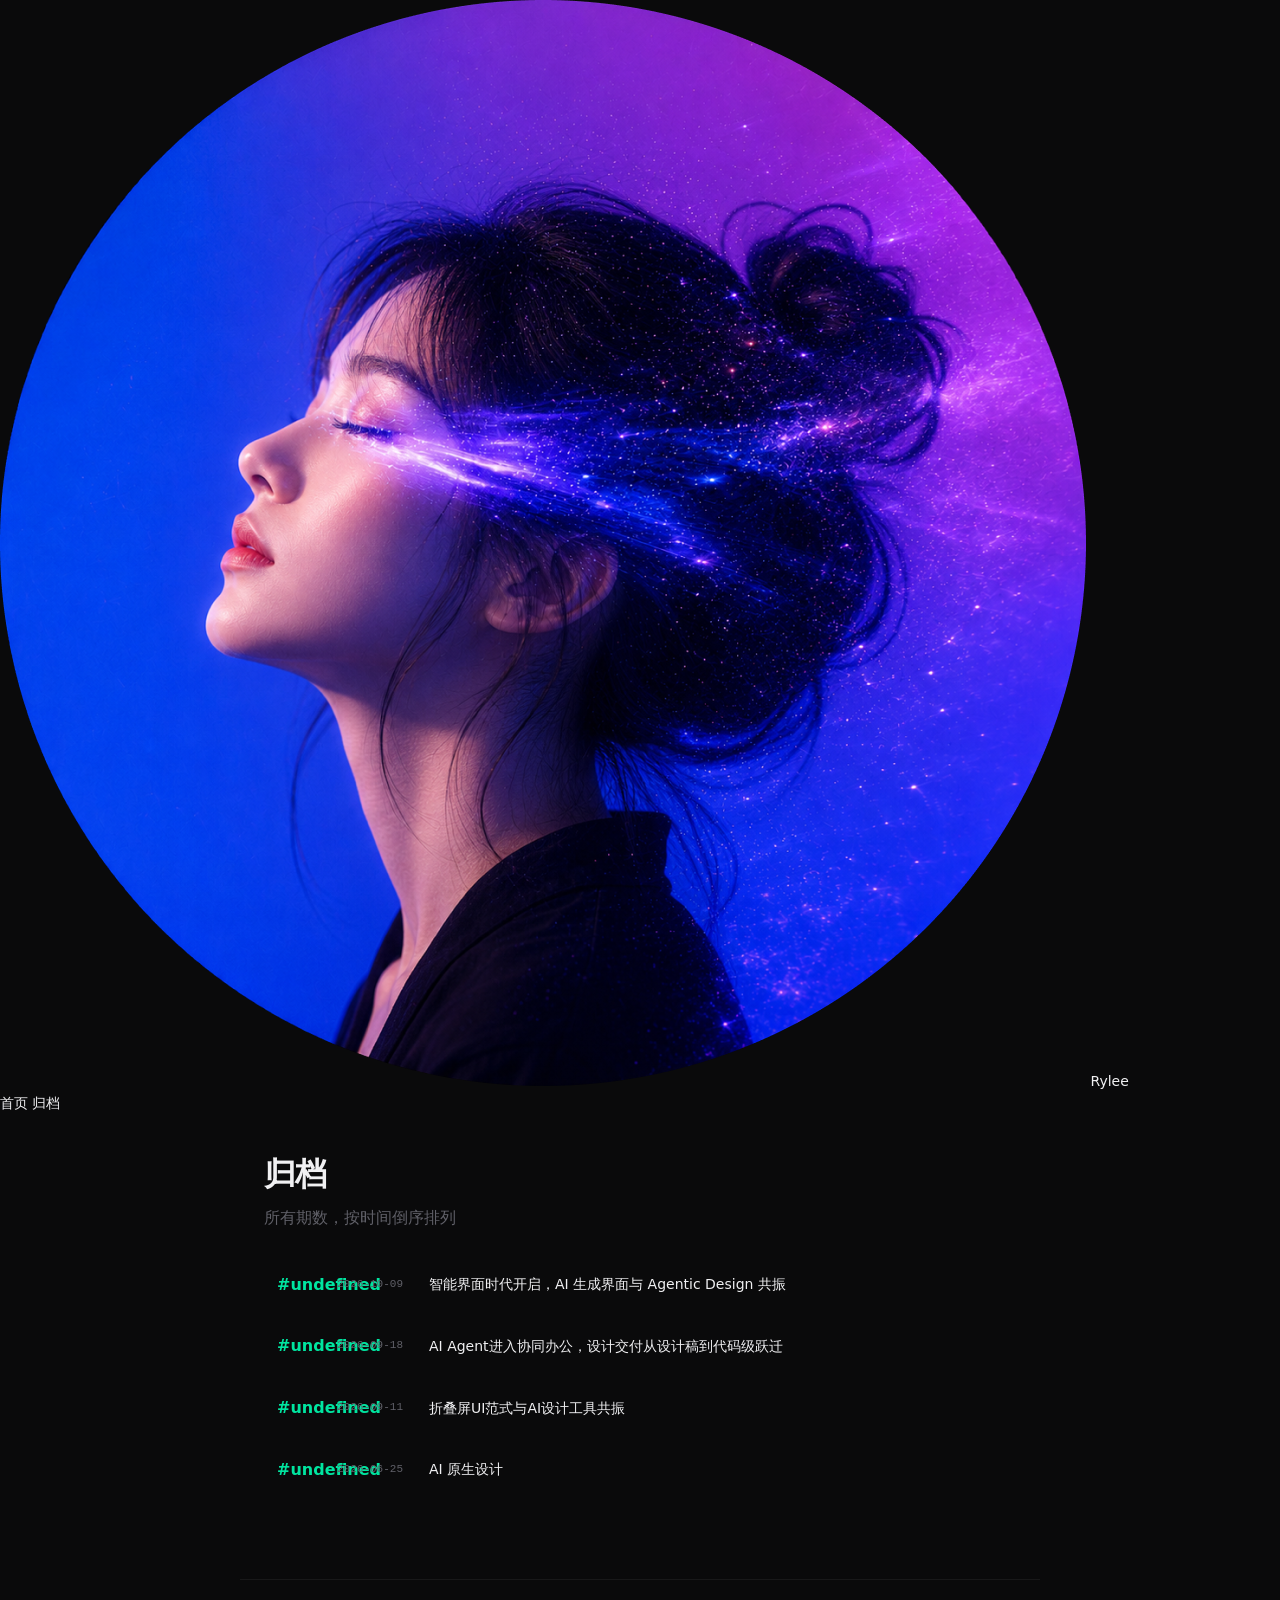
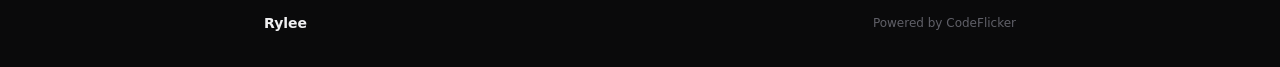
<file: archive.html>
<!DOCTYPE html>
<html lang="zh-CN">
<head>
  <meta charset="UTF-8">
  <meta name="viewport" content="width=device-width, initial-scale=1.0">
  <title>Rylee - 归档</title>
  <link rel="stylesheet" href="./assets/style.css">
  <meta name="theme-color" content="#0a0a0b">
</head>
<body>
  <nav class="nav">
    <a href="./" class="nav-brand">
      <img src="./assets/logo.png" alt="Rylee" class="logo-img" onerror="this.style.display='none';this.nextElementSibling.style.display='flex'">
      <span class="logo-fallback" style="display:none"></span>
      <span>Rylee</span>
    </a>
    <div class="nav-links">
      <a href="./">首页</a>
      <a href="./archive.html" class="active">归档</a>
    </div>
  </nav>

  <main class="container">
    <header class="archive-header">
      <h1>归档</h1>
      <p>所有期数，按时间倒序排列</p>
    </header>

    <div id="archive-list">
      <p style="text-align:center; color:var(--text-tertiary); padding:var(--s8);">加载中...</p>
    </div>
  </main>

  <footer class="footer">
    <div class="footer-row">
      <span class="footer-brand">Rylee</span>
      <span class="footer-text">Powered by CodeFlicker</span>
    </div>
  </footer>

  <script>
    fetch('./index.json')
      .then(function(r) { return r.json(); })
      .then(function(data) {
        var list = document.getElementById('archive-list');
        if (!data.issues || data.issues.length === 0) {
          list.innerHTML = '<p style="text-align:center; color:var(--text-tertiary); padding:var(--s8);">暂无期数</p>';
          return;
        }
        list.innerHTML = data.issues.map(function(issue) {
          return '<a href="' + issue.url + '" class="archive-item">' +
            '<span class="archive-number">#' + issue.issue_number + '</span>' +
            '<span class="archive-date">' + issue.date + '</span>' +
            '<span class="archive-title">' + issue.title + '</span>' +
          '</a>';
        }).join('');
      })
      .catch(function() {
        document.getElementById('archive-list').innerHTML =
          '<p style="text-align:center; color:var(--accent);">加载归档失败</p>';
      });
  </script>
</body>
</html>
</file>
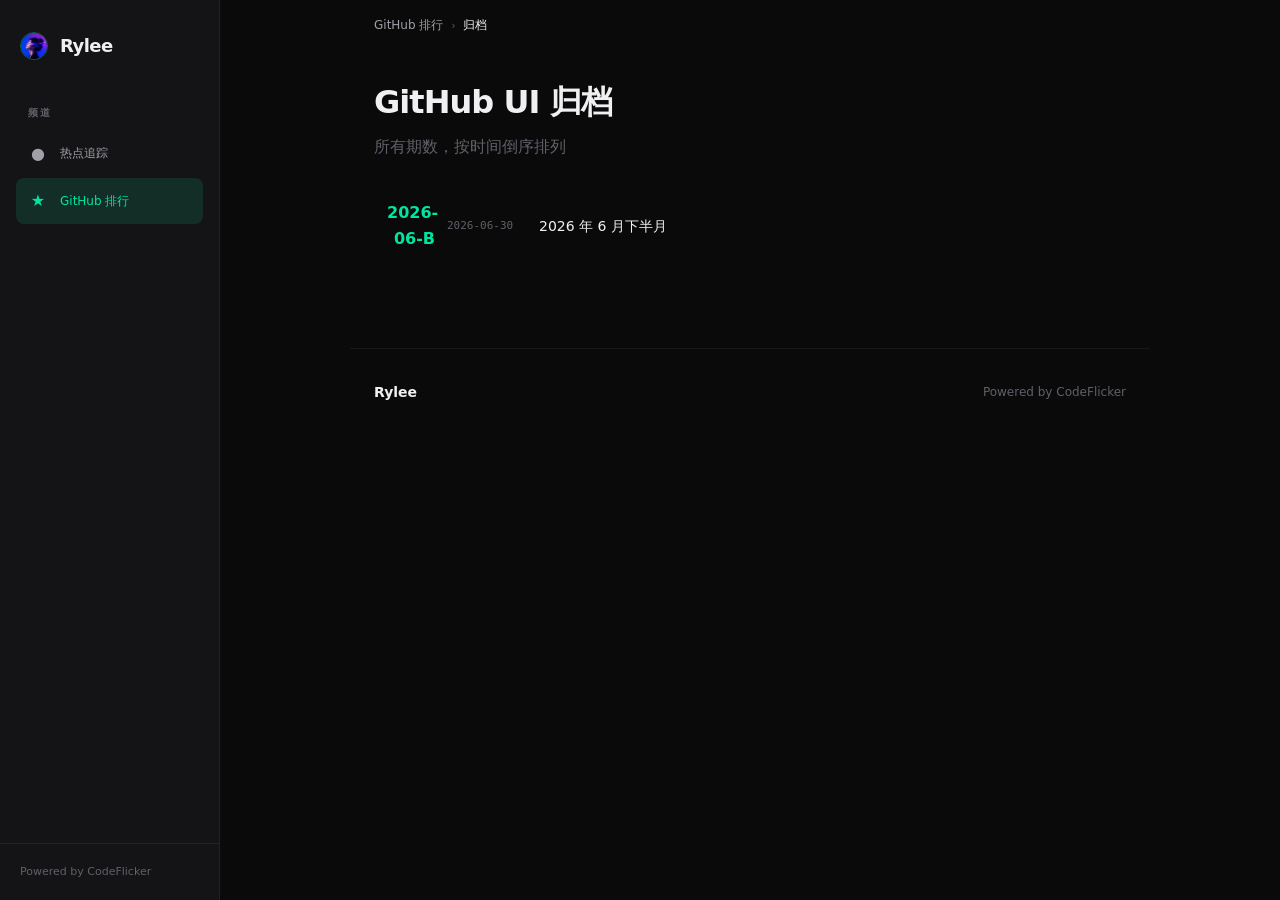
<file: github-ui/archive.html>
<!DOCTYPE html>
<html lang="zh-CN">
<head>
  <meta charset="UTF-8">
  <meta name="viewport" content="width=device-width, initial-scale=1.0">
  <title>Rylee GitHub UI - 归档</title>
  <link rel="stylesheet" href="../../assets/style.css">
  <meta name="theme-color" content="#0a0a0b">
</head>
<body>
  <button class="mobile-toggle" onclick="document.querySelector('.sidebar').classList.toggle('open')" aria-label="Toggle menu">&#9776;</button>

  <aside class="sidebar">
    <a href="../../" class="sidebar-brand">
      <img src="../../assets/logo.png" alt="Rylee" class="logo-img" onerror="this.style.display='none';this.nextElementSibling.style.display='flex'">
      <span class="logo-fallback" style="display:none"></span>
      <span>Rylee</span>
    </a>
    <nav class="sidebar-nav">
      <div class="sidebar-section-label">频道</div>
      <a href="../../" class="sidebar-link">
        <span class="sidebar-icon">&#9679;</span>
        <span>热点追踪</span>
      </a>
      <a href="../../github-ui/" class="sidebar-link active">
        <span class="sidebar-icon">&#9733;</span>
        <span>GitHub 排行</span>
      </a>
    </nav>
    <div class="sidebar-footer">
      <p class="sidebar-footer-text">Powered by CodeFlicker</p>
    </div>
  </aside>

  <div class="content-wrapper">
  <main class="container">
    <nav class="breadcrumb">
      <a href="./">GitHub 排行</a>
      <span class="sep">&#8250;</span>
      <span class="current">归档</span>
    </nav>
    <header class="archive-header">
      <h1>GitHub UI 归档</h1>
      <p>所有期数，按时间倒序排列</p>
    </header>

    <div id="archive-list">
      <p style="text-align:center; color:var(--text-tertiary); padding:var(--s8);">暂无期数</p>
    </div>
  </main>

  <footer class="footer">
    <div class="footer-row">
      <span class="footer-brand">Rylee</span>
      <span class="footer-text">Powered by CodeFlicker</span>
    </div>
  </footer>
  </div>

  <script>
    fetch('../data/github-index.json')
      .then(function(r) { return r.json(); })
      .then(function(data) {
        var list = document.getElementById('archive-list');
        if (!data.issues || data.issues.length === 0) {
          list.innerHTML = '<p style="text-align:center; color:var(--text-tertiary); padding:var(--s8);">暂无期数</p>';
          return;
        }
        list.innerHTML = data.issues.map(function(issue) {
          return '<a href="' + issue.url + '" class="archive-item">' +
            '<span class="archive-number">' + issue.period + '</span>' +
            '<span class="archive-date">' + issue.date + '</span>' +
            '<span class="archive-title">' + issue.title + '</span>' +
          '</a>';
        }).join('');
      })
      .catch(function() {
        document.getElementById('archive-list').innerHTML =
          '<p style="text-align:center; color:var(--accent);">暂无归档数据</p>';
      });
  </script>
</body>
</html>
</file>
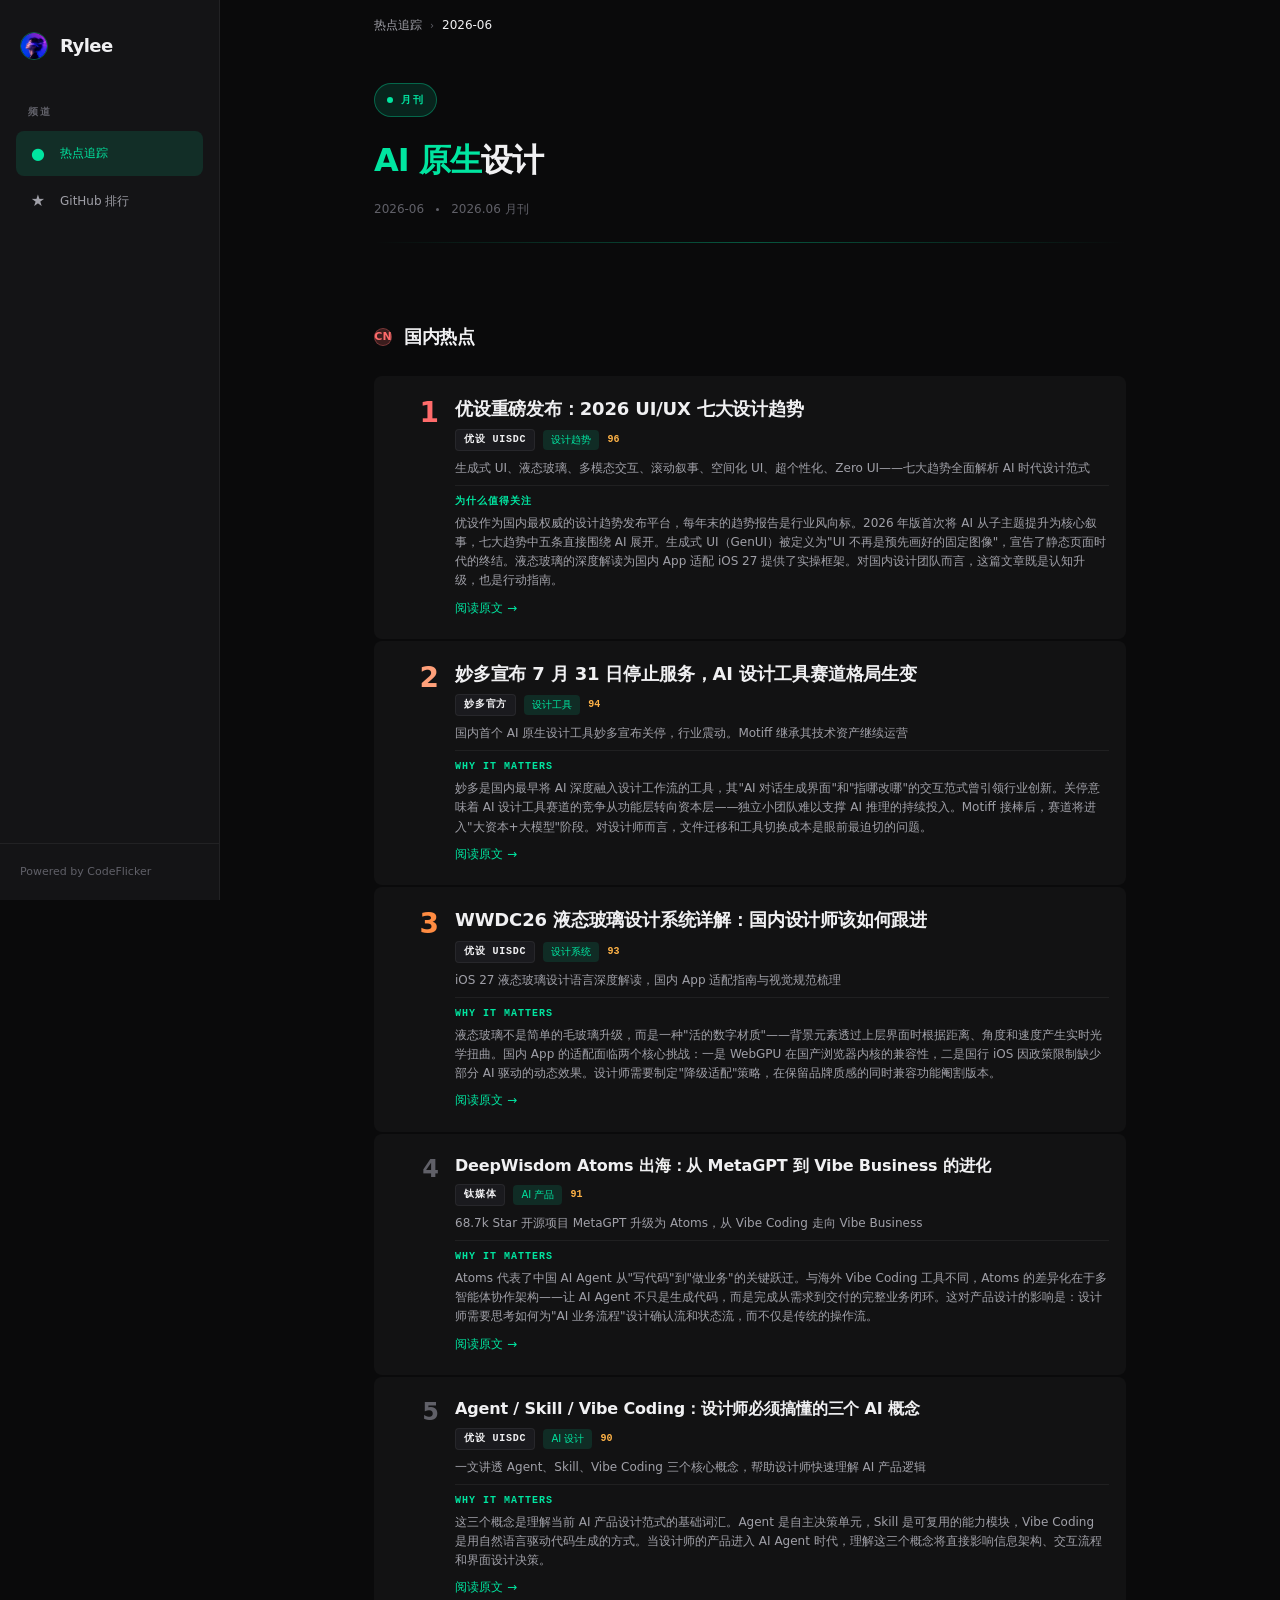
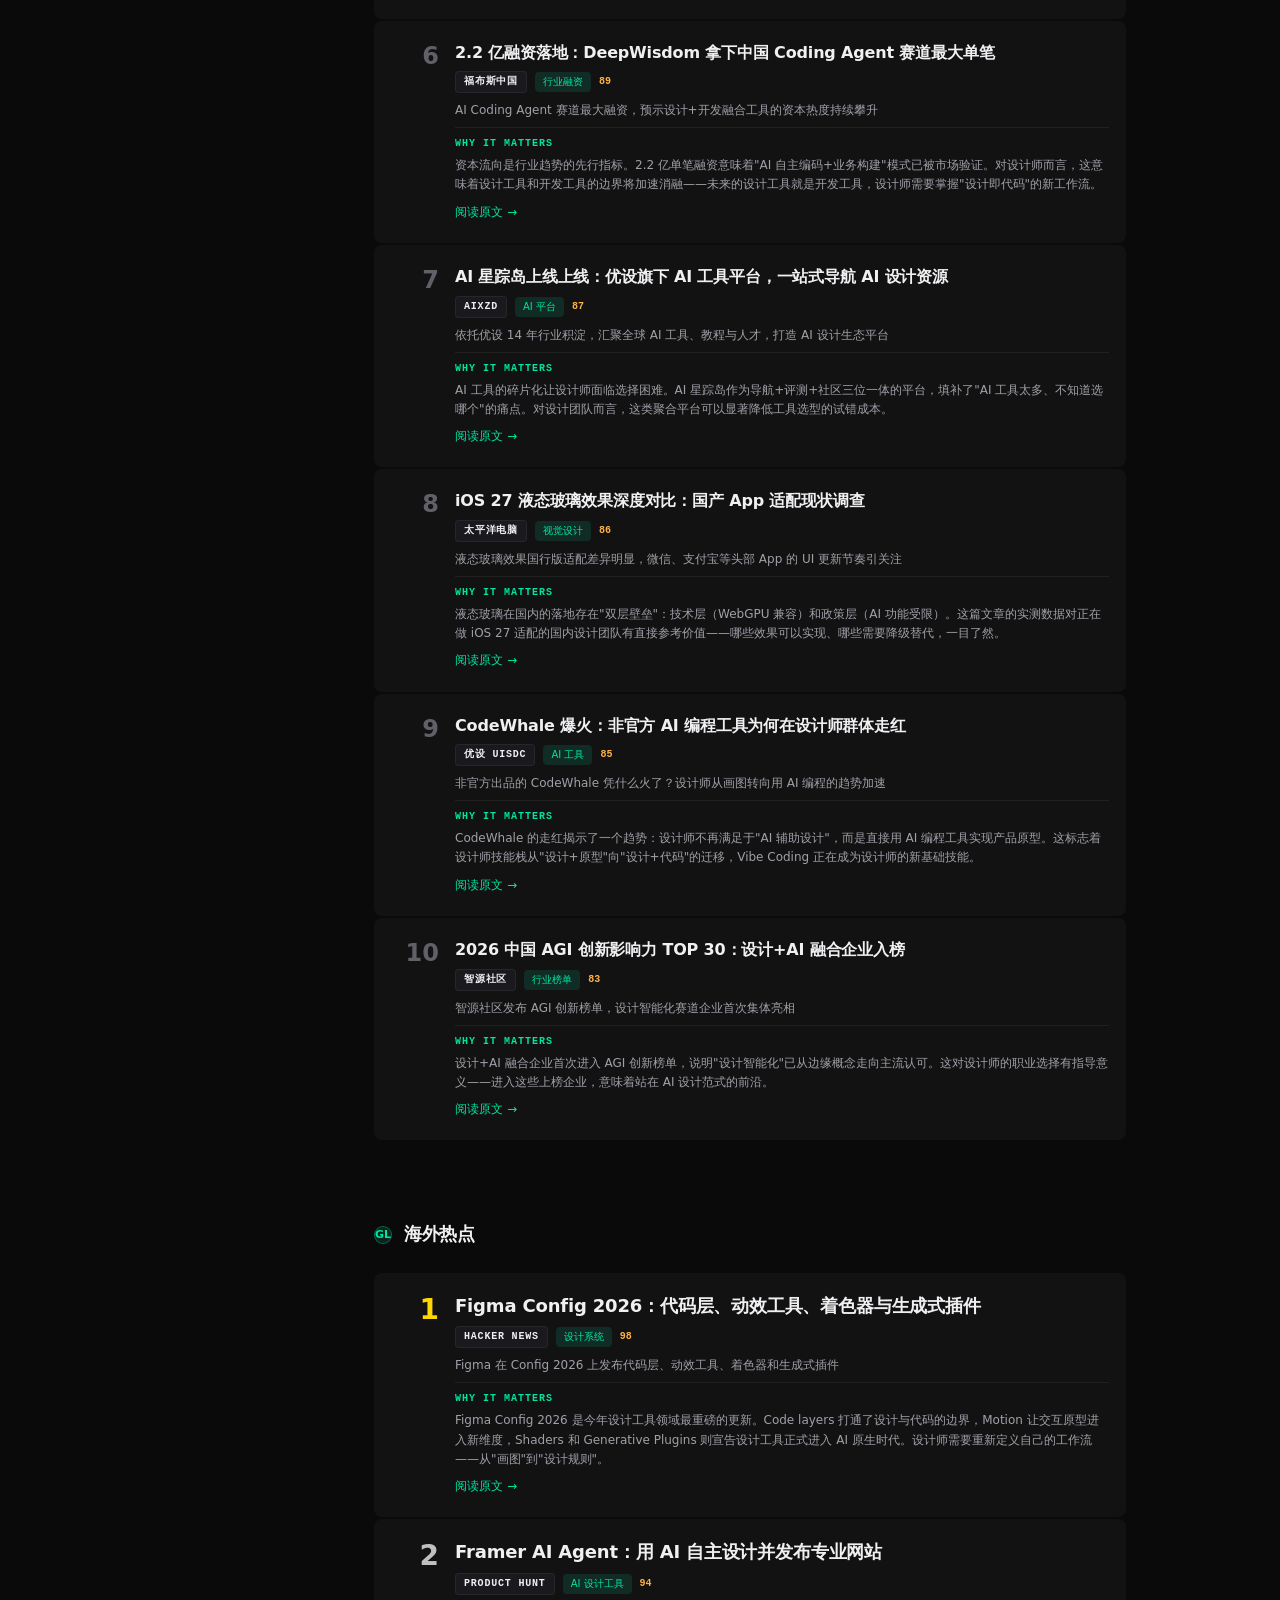
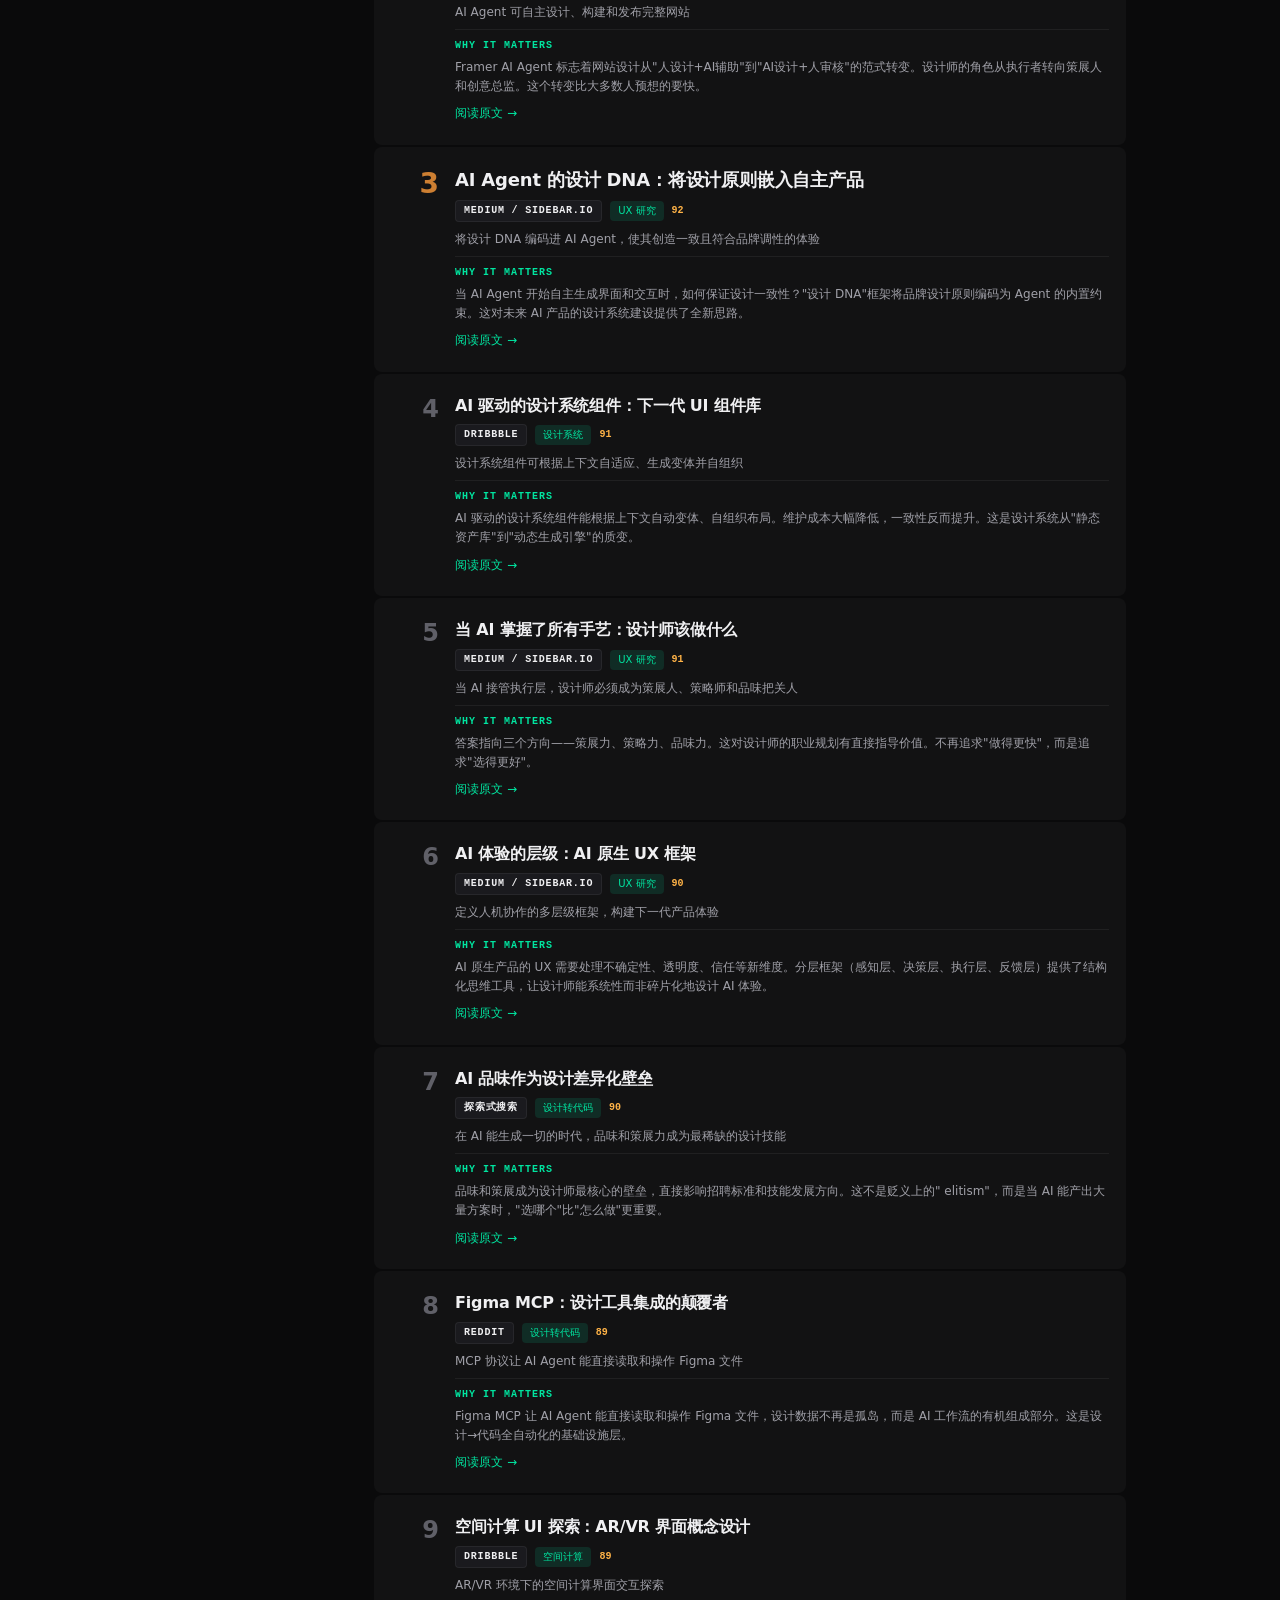
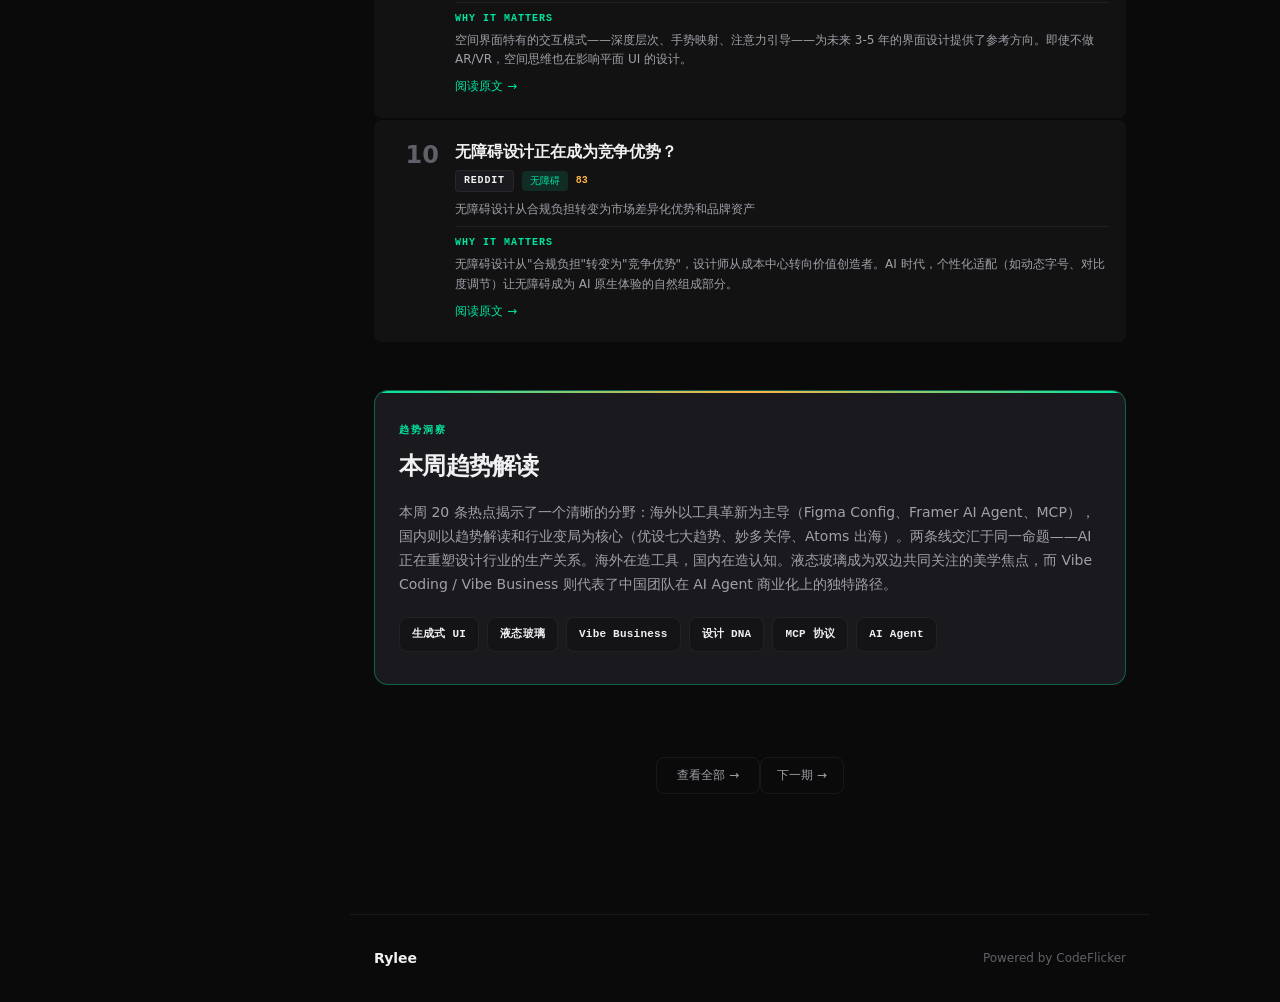
<file: week/2026-06.html>
<!DOCTYPE html>
<html lang="zh-CN">
<head>
  <meta charset="UTF-8">
  <meta name="viewport" content="width=device-width, initial-scale=1.0">
  <title>Rylee #1 - AI 原生设计</title>
  <link rel="stylesheet" href="../assets/style.css">
  <meta name="theme-color" content="#0a0a0b">
</head>
<body>
  <button class="mobile-toggle" onclick="document.querySelector('.sidebar').classList.toggle('open')" aria-label="Toggle menu">&#9776;</button>

  <aside class="sidebar">
    <a href="../" class="sidebar-brand">
      <img src="../assets/logo.png" alt="Rylee" class="logo-img" onerror="this.style.display='none';this.nextElementSibling.style.display='flex'">
      <span class="logo-fallback" style="display:none"></span>
      <span>Rylee</span>
    </a>
    <nav class="sidebar-nav">
      <div class="sidebar-section-label">频道</div>
      <a href="../" class="sidebar-link active">
        <span class="sidebar-icon">&#9679;</span>
        <span>热点追踪</span>
      </a>
      <a href="../github-ui/" class="sidebar-link">
        <span class="sidebar-icon">&#9733;</span>
        <span>GitHub 排行</span>
      </a>
    </nav>
    <div class="sidebar-footer">
      <p class="sidebar-footer-text">Powered by CodeFlicker</p>
    </div>
  </aside>

  <div class="content-wrapper">
  <main class="container">
    <nav class="breadcrumb">
      <a href="../../">热点追踪</a>
      <span class="sep">&#8250;</span>
      <span class="current">2026-06</span>
    </nav>
    <header class="hero">
      <div class="hero-badge"><span class="dot"></span> 月刊</div>
      <h1 class="hero-title"><span class="accent-word">AI 原生</span>设计</h1>
      <div class="hero-meta">
        <span>2026-06</span>
        <span class="sep"></span>
        <span>2026.06 月刊</span>
      </div>
    </header>

    <!-- ======== 国内热点 TOP 10 (详情) ======== -->
    <div class="region-section cn">
      <div class="region-header">
        <span class="region-icon cn">CN</span>
        <span class="region-label">国内热点</span>
      </div>
      <section class="hotspots">

        <article class="hotspot-card top-3">
          <div class="hotspot-rank">1</div>
          <div class="hotspot-content">
            <h2 class="hotspot-title"><a href="https://www.uisdc.com/2026-ui-ux-ai-trends" target="_blank" rel="noopener">优设重磅发布：2026 UI/UX 七大设计趋势</a></h2>
            <div class="hotspot-meta">
              <span class="hotspot-source">优设 UISDC</span>
              <span class="hotspot-category">设计趋势</span>
              <span class="hotspot-score">96</span>
            </div>
            <p class="hotspot-one-liner">生成式 UI、液态玻璃、多模态交互、滚动叙事、空间化 UI、超个性化、Zero UI——七大趋势全面解析 AI 时代设计范式</p>
            <div class="hotspot-why">
              <div class="hotspot-why-label">为什么值得关注</div>
              <p>优设作为国内最权威的设计趋势发布平台，每年末的趋势报告是行业风向标。2026 年版首次将 AI 从子主题提升为核心叙事，七大趋势中五条直接围绕 AI 展开。生成式 UI（GenUI）被定义为"UI 不再是预先画好的固定图像"，宣告了静态页面时代的终结。液态玻璃的深度解读为国内 App 适配 iOS 27 提供了实操框架。对国内设计团队而言，这篇文章既是认知升级，也是行动指南。</p>
            </div>
            <a href="https://www.uisdc.com/2026-ui-ux-ai-trends" class="hotspot-link" target="_blank" rel="noopener">阅读原文 <span class="arrow">→</span></a>
          </div>
        </article>

        <article class="hotspot-card top-3">
          <div class="hotspot-rank">2</div>
          <div class="hotspot-content">
            <h2 class="hotspot-title"><a href="https://miaoduo.com/" target="_blank" rel="noopener">妙多宣布 7 月 31 日停止服务，AI 设计工具赛道格局生变</a></h2>
            <div class="hotspot-meta">
              <span class="hotspot-source">妙多官方</span>
              <span class="hotspot-category">设计工具</span>
              <span class="hotspot-score">94</span>
            </div>
            <p class="hotspot-one-liner">国内首个 AI 原生设计工具妙多宣布关停，行业震动。Motiff 继承其技术资产继续运营</p>
            <div class="hotspot-why">
              <div class="hotspot-why-label">Why it matters</div>
              <p>妙多是国内最早将 AI 深度融入设计工作流的工具，其"AI 对话生成界面"和"指哪改哪"的交互范式曾引领行业创新。关停意味着 AI 设计工具赛道的竞争从功能层转向资本层——独立小团队难以支撑 AI 推理的持续投入。Motiff 接棒后，赛道将进入"大资本+大模型"阶段。对设计师而言，文件迁移和工具切换成本是眼前最迫切的问题。</p>
            </div>
            <a href="https://miaoduo.com/" class="hotspot-link" target="_blank" rel="noopener">阅读原文 <span class="arrow">→</span></a>
          </div>
        </article>

        <article class="hotspot-card top-3">
          <div class="hotspot-rank">3</div>
          <div class="hotspot-content">
            <h2 class="hotspot-title"><a href="https://www.uisdc.com/" target="_blank" rel="noopener">WWDC26 液态玻璃设计系统详解：国内设计师该如何跟进</a></h2>
            <div class="hotspot-meta">
              <span class="hotspot-source">优设 UISDC</span>
              <span class="hotspot-category">设计系统</span>
              <span class="hotspot-score">93</span>
            </div>
            <p class="hotspot-one-liner">iOS 27 液态玻璃设计语言深度解读，国内 App 适配指南与视觉规范梳理</p>
            <div class="hotspot-why">
              <div class="hotspot-why-label">Why it matters</div>
              <p>液态玻璃不是简单的毛玻璃升级，而是一种"活的数字材质"——背景元素透过上层界面时根据距离、角度和速度产生实时光学扭曲。国内 App 的适配面临两个核心挑战：一是 WebGPU 在国产浏览器内核的兼容性，二是国行 iOS 因政策限制缺少部分 AI 驱动的动态效果。设计师需要制定"降级适配"策略，在保留品牌质感的同时兼容功能阉割版本。</p>
            </div>
            <a href="https://www.uisdc.com/" class="hotspot-link" target="_blank" rel="noopener">阅读原文 <span class="arrow">→</span></a>
          </div>
        </article>

        <article class="hotspot-card">
          <div class="hotspot-rank">4</div>
          <div class="hotspot-content">
            <h2 class="hotspot-title"><a href="https://www.tmtpost.com/agent/ai-article?id=18256" target="_blank" rel="noopener">DeepWisdom Atoms 出海：从 MetaGPT 到 Vibe Business 的进化</a></h2>
            <div class="hotspot-meta">
              <span class="hotspot-source">钛媒体</span>
              <span class="hotspot-category">AI 产品</span>
              <span class="hotspot-score">91</span>
            </div>
            <p class="hotspot-one-liner">68.7k Star 开源项目 MetaGPT 升级为 Atoms，从 Vibe Coding 走向 Vibe Business</p>
            <div class="hotspot-why">
              <div class="hotspot-why-label">Why it matters</div>
              <p>Atoms 代表了中国 AI Agent 从"写代码"到"做业务"的关键跃迁。与海外 Vibe Coding 工具不同，Atoms 的差异化在于多智能体协作架构——让 AI Agent 不只是生成代码，而是完成从需求到交付的完整业务闭环。这对产品设计的影响是：设计师需要思考如何为"AI 业务流程"设计确认流和状态流，而不仅是传统的操作流。</p>
            </div>
            <a href="https://www.tmtpost.com/agent/ai-article?id=18256" class="hotspot-link" target="_blank" rel="noopener">阅读原文 <span class="arrow">→</span></a>
          </div>
        </article>

        <article class="hotspot-card">
          <div class="hotspot-rank">5</div>
          <div class="hotspot-content">
            <h2 class="hotspot-title"><a href="https://www.uisdc.com/" target="_blank" rel="noopener">Agent / Skill / Vibe Coding：设计师必须搞懂的三个 AI 概念</a></h2>
            <div class="hotspot-meta">
              <span class="hotspot-source">优设 UISDC</span>
              <span class="hotspot-category">AI 设计</span>
              <span class="hotspot-score">90</span>
            </div>
            <p class="hotspot-one-liner">一文讲透 Agent、Skill、Vibe Coding 三个核心概念，帮助设计师快速理解 AI 产品逻辑</p>
            <div class="hotspot-why">
              <div class="hotspot-why-label">Why it matters</div>
              <p>这三个概念是理解当前 AI 产品设计范式的基础词汇。Agent 是自主决策单元，Skill 是可复用的能力模块，Vibe Coding 是用自然语言驱动代码生成的方式。当设计师的产品进入 AI Agent 时代，理解这三个概念将直接影响信息架构、交互流程和界面设计决策。</p>
            </div>
            <a href="https://www.uisdc.com/" class="hotspot-link" target="_blank" rel="noopener">阅读原文 <span class="arrow">→</span></a>
          </div>
        </article>

        <article class="hotspot-card">
          <div class="hotspot-rank">6</div>
          <div class="hotspot-content">
            <h2 class="hotspot-title"><a href="https://www.forbeschina.com/investment/%E6%8A%95%E8%B5%84/70958" target="_blank" rel="noopener">2.2 亿融资落地：DeepWisdom 拿下中国 Coding Agent 赛道最大单笔</a></h2>
            <div class="hotspot-meta">
              <span class="hotspot-source">福布斯中国</span>
              <span class="hotspot-category">行业融资</span>
              <span class="hotspot-score">89</span>
            </div>
            <p class="hotspot-one-liner">AI Coding Agent 赛道最大融资，预示设计+开发融合工具的资本热度持续攀升</p>
            <div class="hotspot-why">
              <div class="hotspot-why-label">Why it matters</div>
              <p>资本流向是行业趋势的先行指标。2.2 亿单笔融资意味着"AI 自主编码+业务构建"模式已被市场验证。对设计师而言，这意味着设计工具和开发工具的边界将加速消融——未来的设计工具就是开发工具，设计师需要掌握"设计即代码"的新工作流。</p>
            </div>
            <a href="https://www.forbeschina.com/investment/%E6%8A%95%E8%B5%84/70958" class="hotspot-link" target="_blank" rel="noopener">阅读原文 <span class="arrow">→</span></a>
          </div>
        </article>

        <article class="hotspot-card">
          <div class="hotspot-rank">7</div>
          <div class="hotspot-content">
            <h2 class="hotspot-title"><a href="https://aixzd.com/" target="_blank" rel="noopener">AI 星踪岛上线上线：优设旗下 AI 工具平台，一站式导航 AI 设计资源</a></h2>
            <div class="hotspot-meta">
              <span class="hotspot-source">AIXZD</span>
              <span class="hotspot-category">AI 平台</span>
              <span class="hotspot-score">87</span>
            </div>
            <p class="hotspot-one-liner">依托优设 14 年行业积淀，汇聚全球 AI 工具、教程与人才，打造 AI 设计生态平台</p>
            <div class="hotspot-why">
              <div class="hotspot-why-label">Why it matters</div>
              <p>AI 工具的碎片化让设计师面临选择困难。AI 星踪岛作为导航+评测+社区三位一体的平台，填补了"AI 工具太多、不知道选哪个"的痛点。对设计团队而言，这类聚合平台可以显著降低工具选型的试错成本。</p>
            </div>
            <a href="https://aixzd.com/" class="hotspot-link" target="_blank" rel="noopener">阅读原文 <span class="arrow">→</span></a>
          </div>
        </article>

        <article class="hotspot-card">
          <div class="hotspot-rank">8</div>
          <div class="hotspot-content">
            <h2 class="hotspot-title"><a href="https://mobile.pconline.com.cn/2169/21691303.html" target="_blank" rel="noopener">iOS 27 液态玻璃效果深度对比：国产 App 适配现状调查</a></h2>
            <div class="hotspot-meta">
              <span class="hotspot-source">太平洋电脑</span>
              <span class="hotspot-category">视觉设计</span>
              <span class="hotspot-score">86</span>
            </div>
            <p class="hotspot-one-liner">液态玻璃效果国行版适配差异明显，微信、支付宝等头部 App 的 UI 更新节奏引关注</p>
            <div class="hotspot-why">
              <div class="hotspot-why-label">Why it matters</div>
              <p>液态玻璃在国内的落地存在"双层壁垒"：技术层（WebGPU 兼容）和政策层（AI 功能受限）。这篇文章的实测数据对正在做 iOS 27 适配的国内设计团队有直接参考价值——哪些效果可以实现、哪些需要降级替代，一目了然。</p>
            </div>
            <a href="https://mobile.pconline.com.cn/2169/21691303.html" class="hotspot-link" target="_blank" rel="noopener">阅读原文 <span class="arrow">→</span></a>
          </div>
        </article>

        <article class="hotspot-card">
          <div class="hotspot-rank">9</div>
          <div class="hotspot-content">
            <h2 class="hotspot-title"><a href="https://www.uisdc.com/category/ai" target="_blank" rel="noopener">CodeWhale 爆火：非官方 AI 编程工具为何在设计师群体走红</a></h2>
            <div class="hotspot-meta">
              <span class="hotspot-source">优设 UISDC</span>
              <span class="hotspot-category">AI 工具</span>
              <span class="hotspot-score">85</span>
            </div>
            <p class="hotspot-one-liner">非官方出品的 CodeWhale 凭什么火了？设计师从画图转向用 AI 编程的趋势加速</p>
            <div class="hotspot-why">
              <div class="hotspot-why-label">Why it matters</div>
              <p>CodeWhale 的走红揭示了一个趋势：设计师不再满足于"AI 辅助设计"，而是直接用 AI 编程工具实现产品原型。这标志着设计师技能栈从"设计+原型"向"设计+代码"的迁移，Vibe Coding 正在成为设计师的新基础技能。</p>
            </div>
            <a href="https://www.uisdc.com/category/ai" class="hotspot-link" target="_blank" rel="noopener">阅读原文 <span class="arrow">→</span></a>
          </div>
        </article>

        <article class="hotspot-card">
          <div class="hotspot-rank">10</div>
          <div class="hotspot-content">
            <h2 class="hotspot-title"><a href="https://hub.baai.ac.cn/" target="_blank" rel="noopener">2026 中国 AGI 创新影响力 TOP 30：设计+AI 融合企业入榜</a></h2>
            <div class="hotspot-meta">
              <span class="hotspot-source">智源社区</span>
              <span class="hotspot-category">行业榜单</span>
              <span class="hotspot-score">83</span>
            </div>
            <p class="hotspot-one-liner">智源社区发布 AGI 创新榜单，设计智能化赛道企业首次集体亮相</p>
            <div class="hotspot-why">
              <div class="hotspot-why-label">Why it matters</div>
              <p>设计+AI 融合企业首次进入 AGI 创新榜单，说明"设计智能化"已从边缘概念走向主流认可。这对设计师的职业选择有指导意义——进入这些上榜企业，意味着站在 AI 设计范式的前沿。</p>
            </div>
            <a href="https://hub.baai.ac.cn/" class="hotspot-link" target="_blank" rel="noopener">阅读原文 <span class="arrow">→</span></a>
          </div>
        </article>

      </section>
    </div>

    <!-- ======== 海外热点 TOP 10 (详情) ======== -->
    <div class="region-section global">
      <div class="region-header">
        <span class="region-icon global">GL</span>
        <span class="region-label">海外热点</span>
      </div>
      <section class="hotspots">

        <article class="hotspot-card top-3">
          <div class="hotspot-rank">1</div>
          <div class="hotspot-content">
            <h2 class="hotspot-title"><a href="https://news.ycombinator.com/" target="_blank" rel="noopener">Figma Config 2026：代码层、动效工具、着色器与生成式插件</a></h2>
            <div class="hotspot-meta">
              <span class="hotspot-source">Hacker News</span>
              <span class="hotspot-category">设计系统</span>
              <span class="hotspot-score">98</span>
            </div>
            <p class="hotspot-one-liner">Figma 在 Config 2026 上发布代码层、动效工具、着色器和生成式插件</p>
            <div class="hotspot-why">
              <div class="hotspot-why-label">Why it matters</div>
              <p>Figma Config 2026 是今年设计工具领域最重磅的更新。Code layers 打通了设计与代码的边界，Motion 让交互原型进入新维度，Shaders 和 Generative Plugins 则宣告设计工具正式进入 AI 原生时代。设计师需要重新定义自己的工作流——从"画图"到"设计规则"。</p>
            </div>
            <a href="https://news.ycombinator.com/" class="hotspot-link" target="_blank" rel="noopener">阅读原文 <span class="arrow">→</span></a>
          </div>
        </article>

        <article class="hotspot-card top-3">
          <div class="hotspot-rank">2</div>
          <div class="hotspot-content">
            <h2 class="hotspot-title"><a href="https://www.producthunt.com/" target="_blank" rel="noopener">Framer AI Agent：用 AI 自主设计并发布专业网站</a></h2>
            <div class="hotspot-meta">
              <span class="hotspot-source">Product Hunt</span>
              <span class="hotspot-category">AI 设计工具</span>
              <span class="hotspot-score">94</span>
            </div>
            <p class="hotspot-one-liner">AI Agent 可自主设计、构建和发布完整网站</p>
            <div class="hotspot-why">
              <div class="hotspot-why-label">Why it matters</div>
              <p>Framer AI Agent 标志着网站设计从"人设计+AI辅助"到"AI设计+人审核"的范式转变。设计师的角色从执行者转向策展人和创意总监。这个转变比大多数人预想的要快。</p>
            </div>
            <a href="https://www.producthunt.com/" class="hotspot-link" target="_blank" rel="noopener">阅读原文 <span class="arrow">→</span></a>
          </div>
        </article>

        <article class="hotspot-card top-3">
          <div class="hotspot-rank">3</div>
          <div class="hotspot-content">
            <h2 class="hotspot-title"><a href="https://medium.com/" target="_blank" rel="noopener">AI Agent 的设计 DNA：将设计原则嵌入自主产品</a></h2>
            <div class="hotspot-meta">
              <span class="hotspot-source">Medium / Sidebar.io</span>
              <span class="hotspot-category">UX 研究</span>
              <span class="hotspot-score">92</span>
            </div>
            <p class="hotspot-one-liner">将设计 DNA 编码进 AI Agent，使其创造一致且符合品牌调性的体验</p>
            <div class="hotspot-why">
              <div class="hotspot-why-label">Why it matters</div>
              <p>当 AI Agent 开始自主生成界面和交互时，如何保证设计一致性？"设计 DNA"框架将品牌设计原则编码为 Agent 的内置约束。这对未来 AI 产品的设计系统建设提供了全新思路。</p>
            </div>
            <a href="https://medium.com/" class="hotspot-link" target="_blank" rel="noopener">阅读原文 <span class="arrow">→</span></a>
          </div>
        </article>

        <article class="hotspot-card">
          <div class="hotspot-rank">4</div>
          <div class="hotspot-content">
            <h2 class="hotspot-title"><a href="https://dribbble.com/shots/popular" target="_blank" rel="noopener">AI 驱动的设计系统组件：下一代 UI 组件库</a></h2>
            <div class="hotspot-meta">
              <span class="hotspot-source">Dribbble</span>
              <span class="hotspot-category">设计系统</span>
              <span class="hotspot-score">91</span>
            </div>
            <p class="hotspot-one-liner">设计系统组件可根据上下文自适应、生成变体并自组织</p>
            <div class="hotspot-why">
              <div class="hotspot-why-label">Why it matters</div>
              <p>AI 驱动的设计系统组件能根据上下文自动变体、自组织布局。维护成本大幅降低，一致性反而提升。这是设计系统从"静态资产库"到"动态生成引擎"的质变。</p>
            </div>
            <a href="https://dribbble.com/shots/popular" class="hotspot-link" target="_blank" rel="noopener">阅读原文 <span class="arrow">→</span></a>
          </div>
        </article>

        <article class="hotspot-card">
          <div class="hotspot-rank">5</div>
          <div class="hotspot-content">
            <h2 class="hotspot-title"><a href="https://medium.com/" target="_blank" rel="noopener">当 AI 掌握了所有手艺：设计师该做什么</a></h2>
            <div class="hotspot-meta">
              <span class="hotspot-source">Medium / Sidebar.io</span>
              <span class="hotspot-category">UX 研究</span>
              <span class="hotspot-score">91</span>
            </div>
            <p class="hotspot-one-liner">当 AI 接管执行层，设计师必须成为策展人、策略师和品味把关人</p>
            <div class="hotspot-why">
              <div class="hotspot-why-label">Why it matters</div>
              <p>答案指向三个方向——策展力、策略力、品味力。这对设计师的职业规划有直接指导价值。不再追求"做得更快"，而是追求"选得更好"。</p>
            </div>
            <a href="https://medium.com/" class="hotspot-link" target="_blank" rel="noopener">阅读原文 <span class="arrow">→</span></a>
          </div>
        </article>

        <article class="hotspot-card">
          <div class="hotspot-rank">6</div>
          <div class="hotspot-content">
            <h2 class="hotspot-title"><a href="https://medium.com/" target="_blank" rel="noopener">AI 体验的层级：AI 原生 UX 框架</a></h2>
            <div class="hotspot-meta">
              <span class="hotspot-source">Medium / Sidebar.io</span>
              <span class="hotspot-category">UX 研究</span>
              <span class="hotspot-score">90</span>
            </div>
            <p class="hotspot-one-liner">定义人机协作的多层级框架，构建下一代产品体验</p>
            <div class="hotspot-why">
              <div class="hotspot-why-label">Why it matters</div>
              <p>AI 原生产品的 UX 需要处理不确定性、透明度、信任等新维度。分层框架（感知层、决策层、执行层、反馈层）提供了结构化思维工具，让设计师能系统性而非碎片化地设计 AI 体验。</p>
            </div>
            <a href="https://medium.com/" class="hotspot-link" target="_blank" rel="noopener">阅读原文 <span class="arrow">→</span></a>
          </div>
        </article>

        <article class="hotspot-card">
          <div class="hotspot-rank">7</div>
          <div class="hotspot-content">
            <h2 class="hotspot-title"><a href="https://www.google.com/search?q=AI+taste+design+differentiator" target="_blank" rel="noopener">AI 品味作为设计差异化壁垒</a></h2>
            <div class="hotspot-meta">
              <span class="hotspot-source">探索式搜索</span>
              <span class="hotspot-category">设计转代码</span>
              <span class="hotspot-score">90</span>
            </div>
            <p class="hotspot-one-liner">在 AI 能生成一切的时代，品味和策展力成为最稀缺的设计技能</p>
            <div class="hotspot-why">
              <div class="hotspot-why-label">Why it matters</div>
              <p>品味和策展成为设计师最核心的壁垒，直接影响招聘标准和技能发展方向。这不是贬义上的" elitism"，而是当 AI 能产出大量方案时，"选哪个"比"怎么做"更重要。</p>
            </div>
            <a href="https://www.google.com/search?q=AI+taste+design+differentiator" class="hotspot-link" target="_blank" rel="noopener">阅读原文 <span class="arrow">→</span></a>
          </div>
        </article>

        <article class="hotspot-card">
          <div class="hotspot-rank">8</div>
          <div class="hotspot-content">
            <h2 class="hotspot-title"><a href="https://www.reddit.com/r/FigmaDesign/" target="_blank" rel="noopener">Figma MCP：设计工具集成的颠覆者</a></h2>
            <div class="hotspot-meta">
              <span class="hotspot-source">Reddit</span>
              <span class="hotspot-category">设计转代码</span>
              <span class="hotspot-score">89</span>
            </div>
            <p class="hotspot-one-liner">MCP 协议让 AI Agent 能直接读取和操作 Figma 文件</p>
            <div class="hotspot-why">
              <div class="hotspot-why-label">Why it matters</div>
              <p>Figma MCP 让 AI Agent 能直接读取和操作 Figma 文件，设计数据不再是孤岛，而是 AI 工作流的有机组成部分。这是设计→代码全自动化的基础设施层。</p>
            </div>
            <a href="https://www.reddit.com/r/FigmaDesign/" class="hotspot-link" target="_blank" rel="noopener">阅读原文 <span class="arrow">→</span></a>
          </div>
        </article>

        <article class="hotspot-card">
          <div class="hotspot-rank">9</div>
          <div class="hotspot-content">
            <h2 class="hotspot-title"><a href="https://dribbble.com/shots/popular" target="_blank" rel="noopener">空间计算 UI 探索：AR/VR 界面概念设计</a></h2>
            <div class="hotspot-meta">
              <span class="hotspot-source">Dribbble</span>
              <span class="hotspot-category">空间计算</span>
              <span class="hotspot-score">89</span>
            </div>
            <p class="hotspot-one-liner">AR/VR 环境下的空间计算界面交互探索</p>
            <div class="hotspot-why">
              <div class="hotspot-why-label">Why it matters</div>
              <p>空间界面特有的交互模式——深度层次、手势映射、注意力引导——为未来 3-5 年的界面设计提供了参考方向。即使不做 AR/VR，空间思维也在影响平面 UI 的设计。</p>
            </div>
            <a href="https://dribbble.com/shots/popular" class="hotspot-link" target="_blank" rel="noopener">阅读原文 <span class="arrow">→</span></a>
          </div>
        </article>

        <article class="hotspot-card">
          <div class="hotspot-rank">10</div>
          <div class="hotspot-content">
            <h2 class="hotspot-title"><a href="https://www.reddit.com/r/UXDesign/" target="_blank" rel="noopener">无障碍设计正在成为竞争优势？</a></h2>
            <div class="hotspot-meta">
              <span class="hotspot-source">Reddit</span>
              <span class="hotspot-category">无障碍</span>
              <span class="hotspot-score">83</span>
            </div>
            <p class="hotspot-one-liner">无障碍设计从合规负担转变为市场差异化优势和品牌资产</p>
            <div class="hotspot-why">
              <div class="hotspot-why-label">Why it matters</div>
              <p>无障碍设计从"合规负担"转变为"竞争优势"，设计师从成本中心转向价值创造者。AI 时代，个性化适配（如动态字号、对比度调节）让无障碍成为 AI 原生体验的自然组成部分。</p>
            </div>
            <a href="https://www.reddit.com/r/UXDesign/" class="hotspot-link" target="_blank" rel="noopener">阅读原文 <span class="arrow">→</span></a>
          </div>
        </article>

      </section>
    </div>

    <section class="trend-insight">
      <div class="trend-insight-label">趋势洞察</div>
      <h2>本周趋势解读</h2>
      <p class="trend-summary">本周 20 条热点揭示了一个清晰的分野：海外以工具革新为主导（Figma Config、Framer AI Agent、MCP），国内则以趋势解读和行业变局为核心（优设七大趋势、妙多关停、Atoms 出海）。两条线交汇于同一命题——AI 正在重塑设计行业的生产关系。海外在造工具，国内在造认知。液态玻璃成为双边共同关注的美学焦点，而 Vibe Coding / Vibe Business 则代表了中国团队在 AI Agent 商业化上的独特路径。</p>
      <div class="trend-keywords">
        <span class="keyword-tag">生成式 UI</span>
        <span class="keyword-tag">液态玻璃</span>
        <span class="keyword-tag">Vibe Business</span>
        <span class="keyword-tag">设计 DNA</span>
        <span class="keyword-tag">MCP 协议</span>
        <span class="keyword-tag">AI Agent</span>
      </div>
    </section>

    <nav class="issue-nav">
      <a href="../archive.html" class="nav-center">查看全部 <span class="arrow-right">&rarr;</span></a>
      <a href="./2026-W37.html" class="nav-next">下一期 &rarr;</a>
    </nav>
  </main>

  <footer class="footer">
    <div class="footer-row">
      <span class="footer-brand">Rylee</span>
      <span class="footer-text">Powered by CodeFlicker</span>
    </div>
  </footer>
  </div>
</body>
</html>
</file>
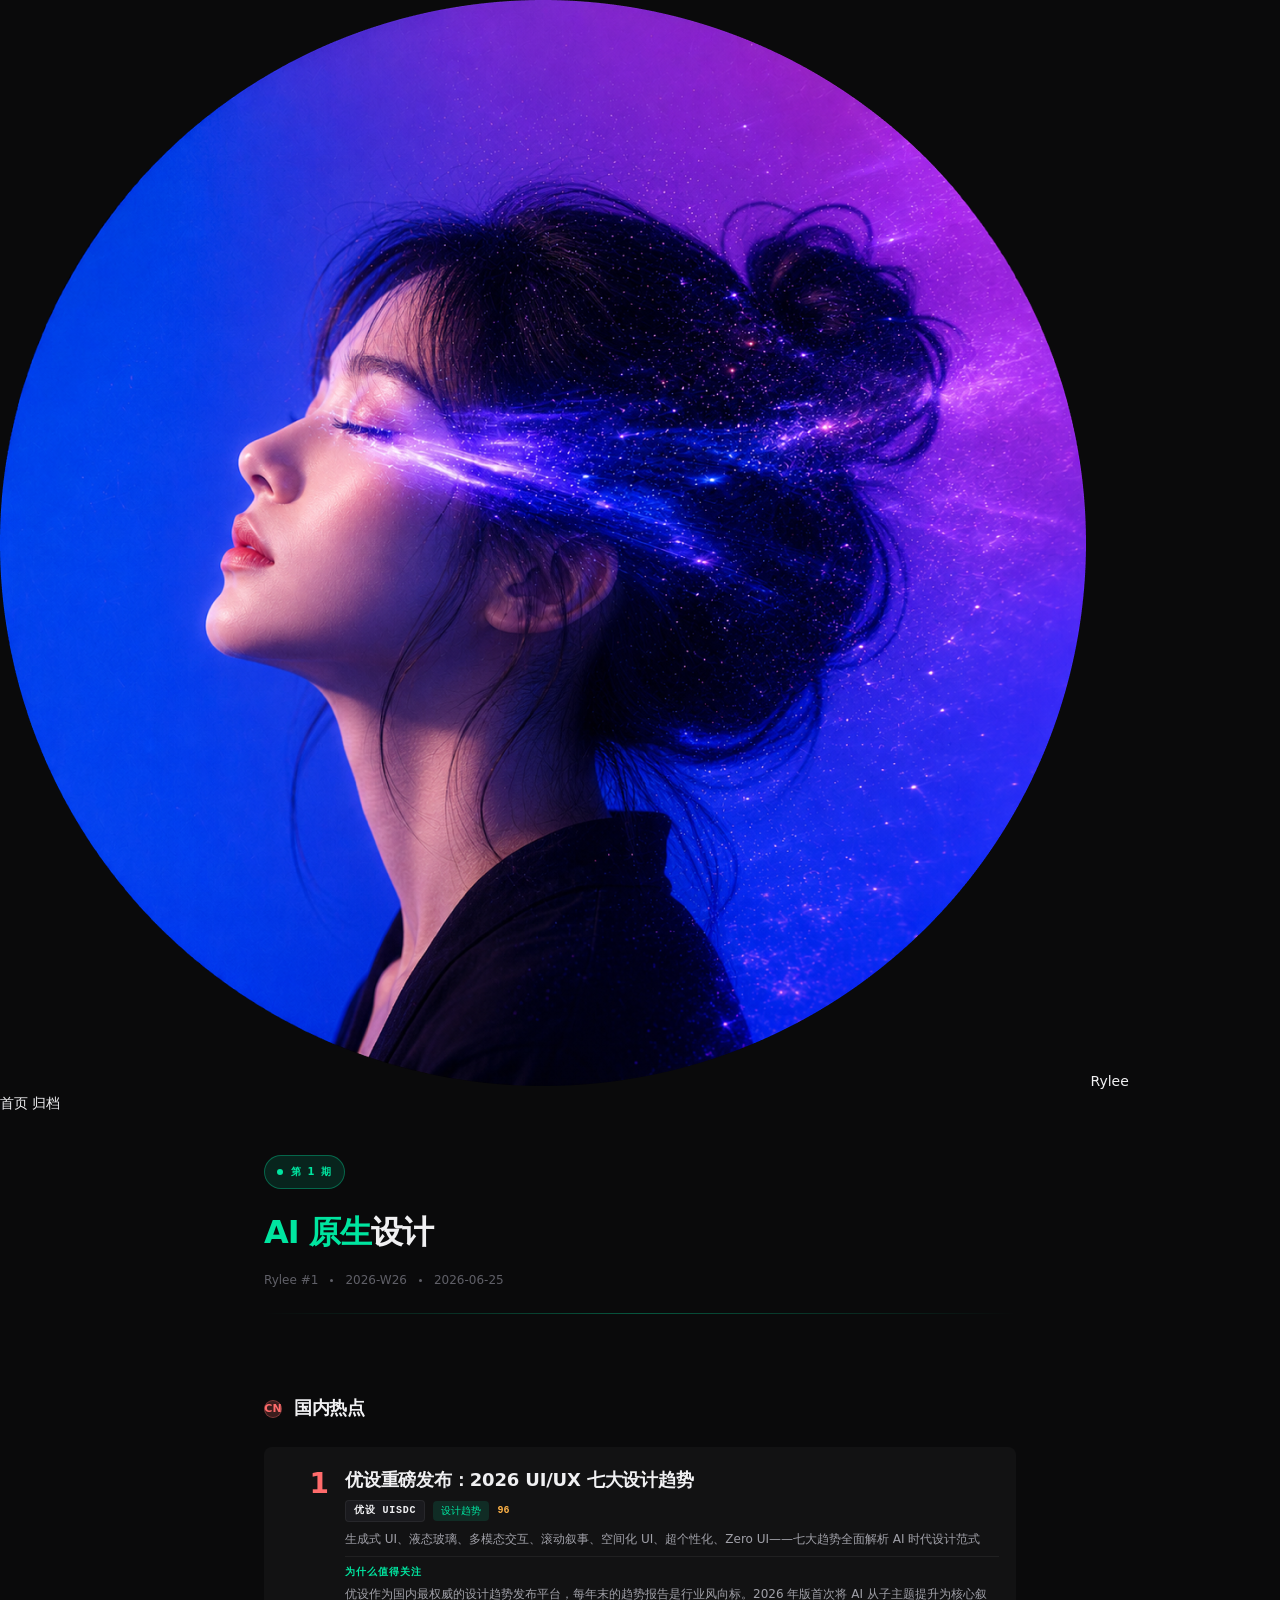
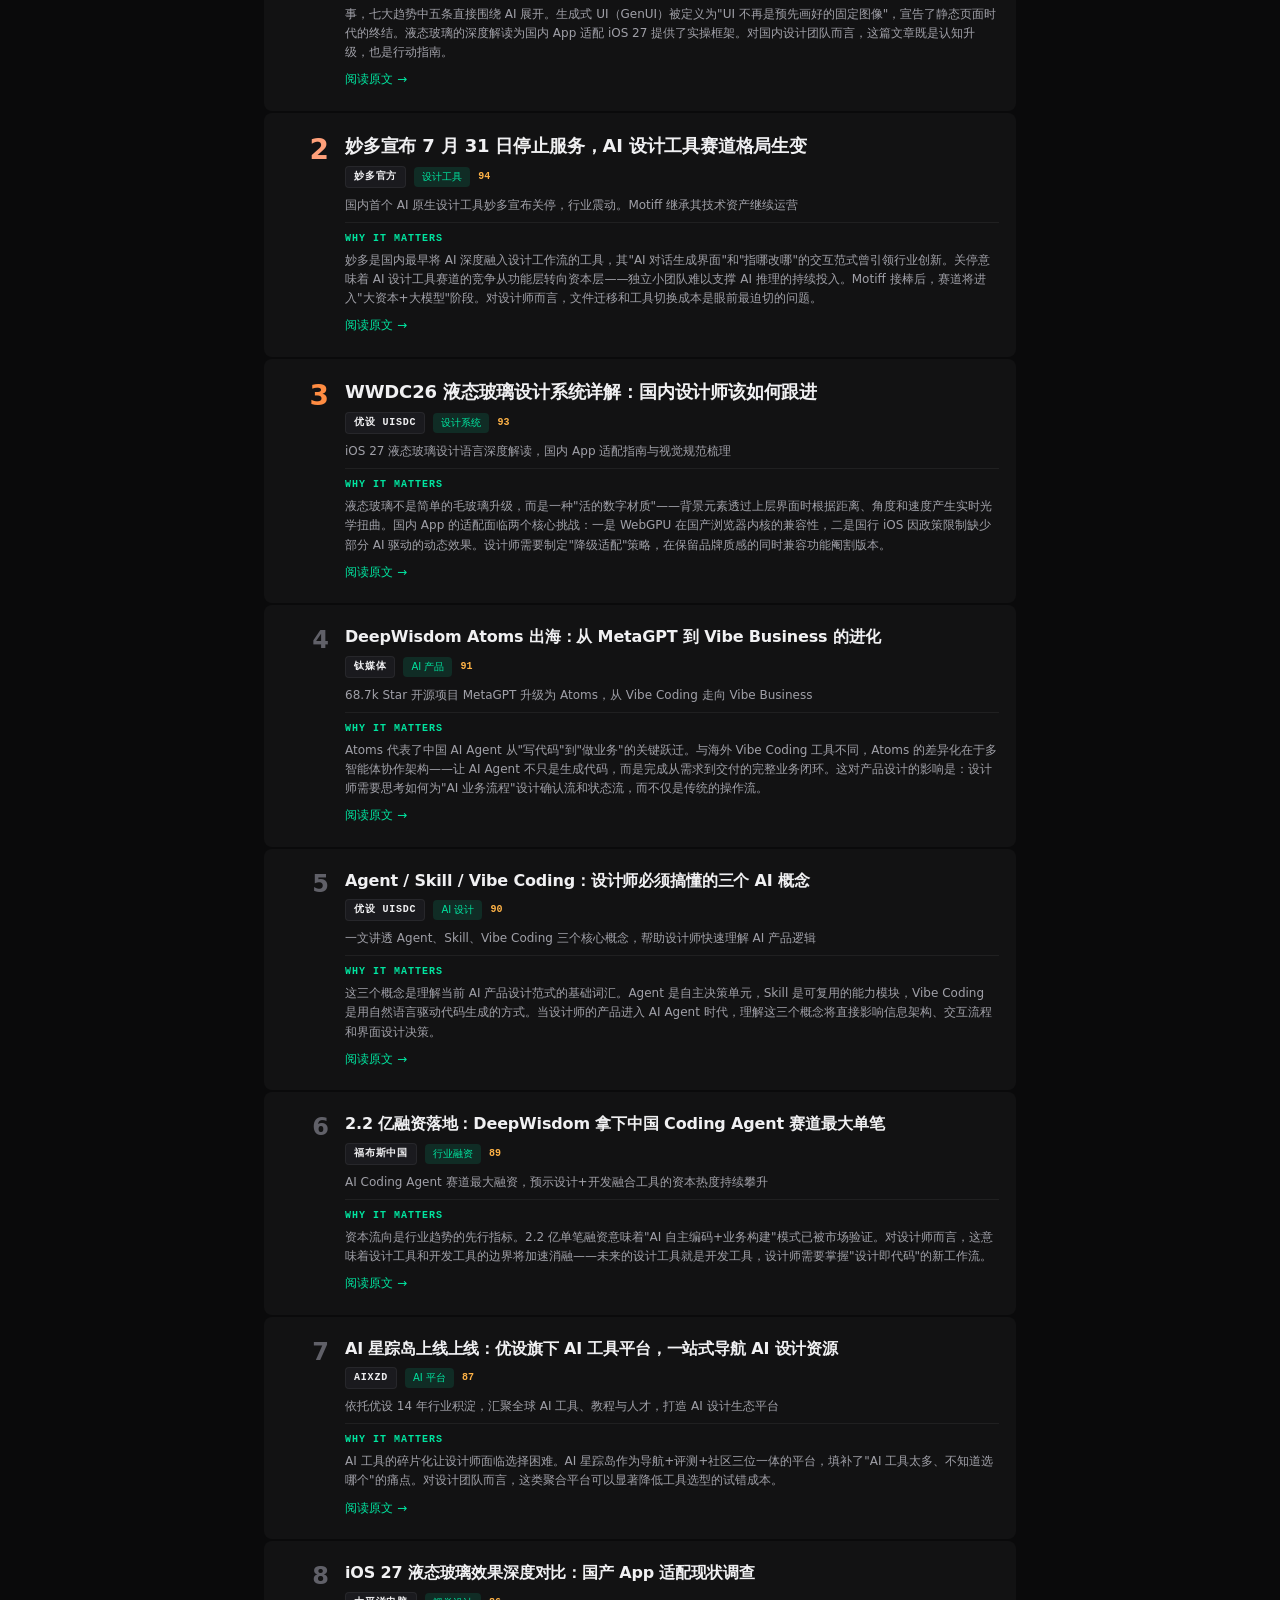
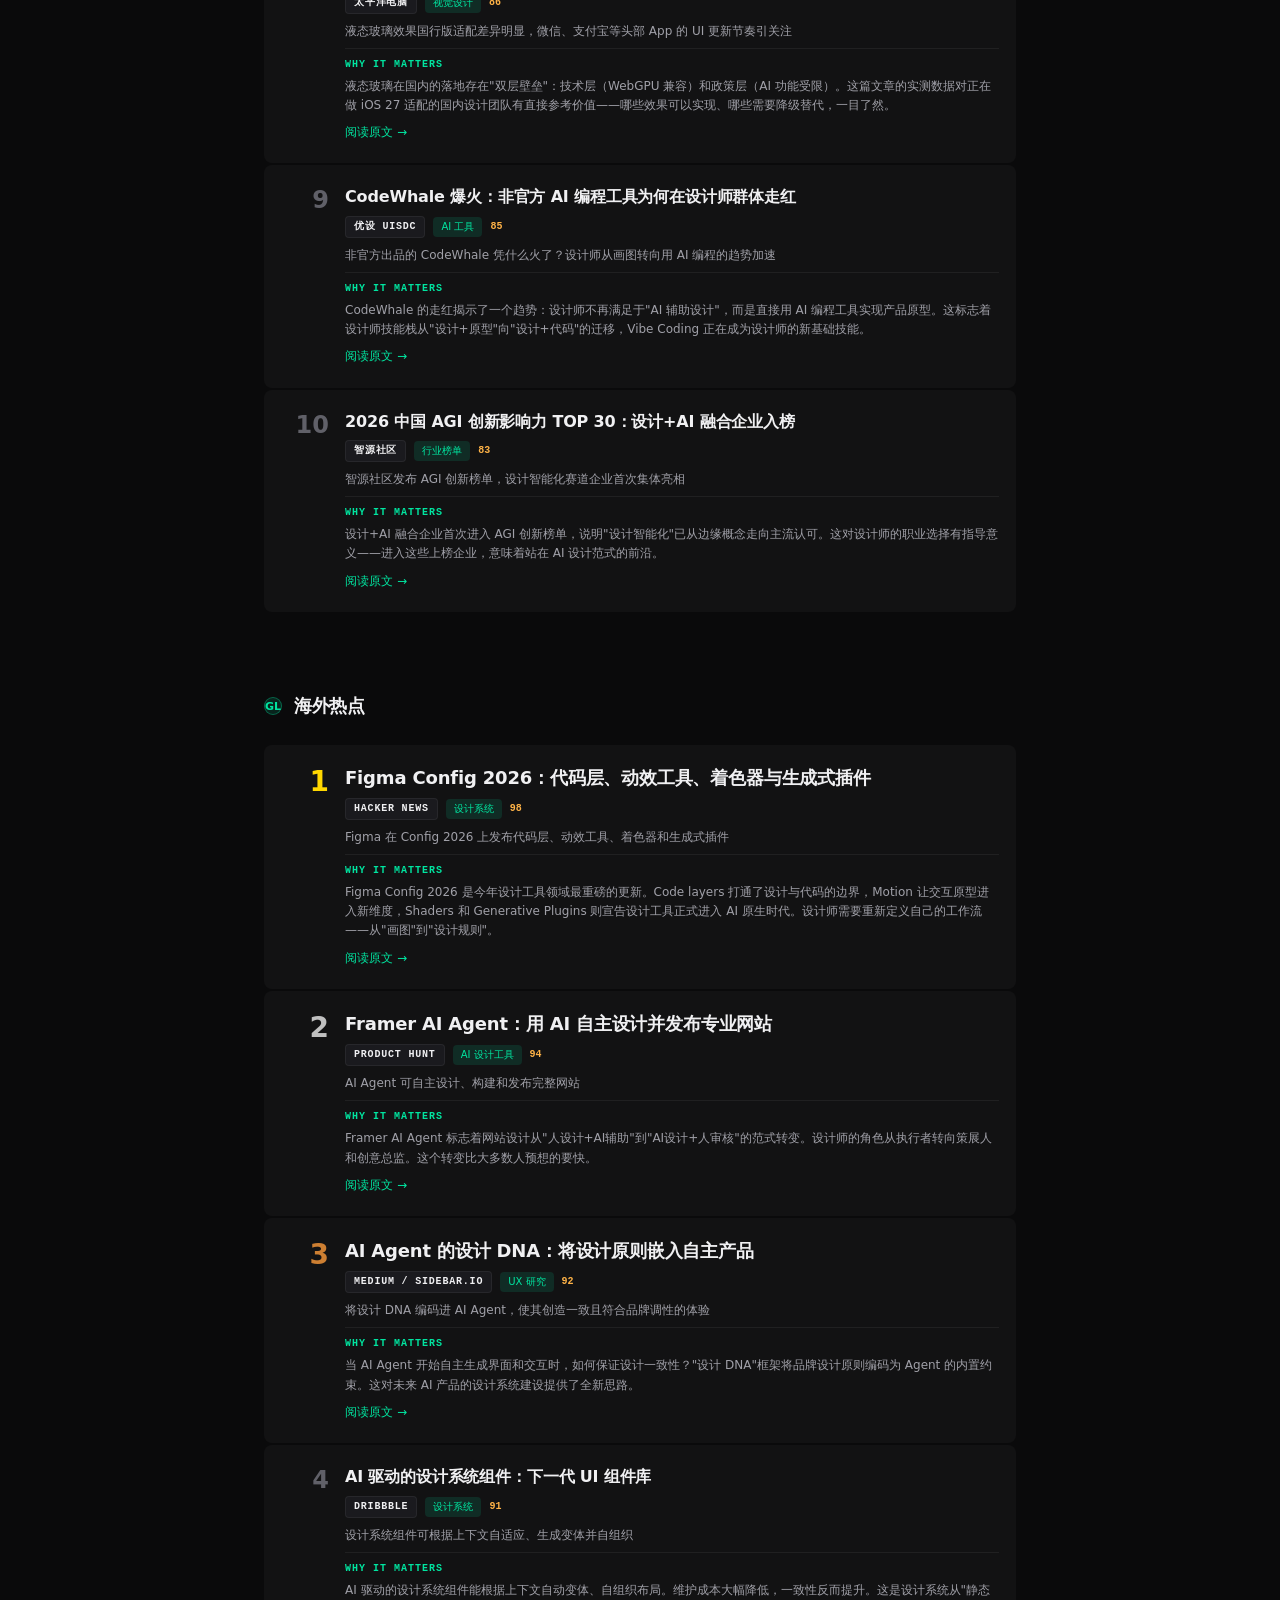
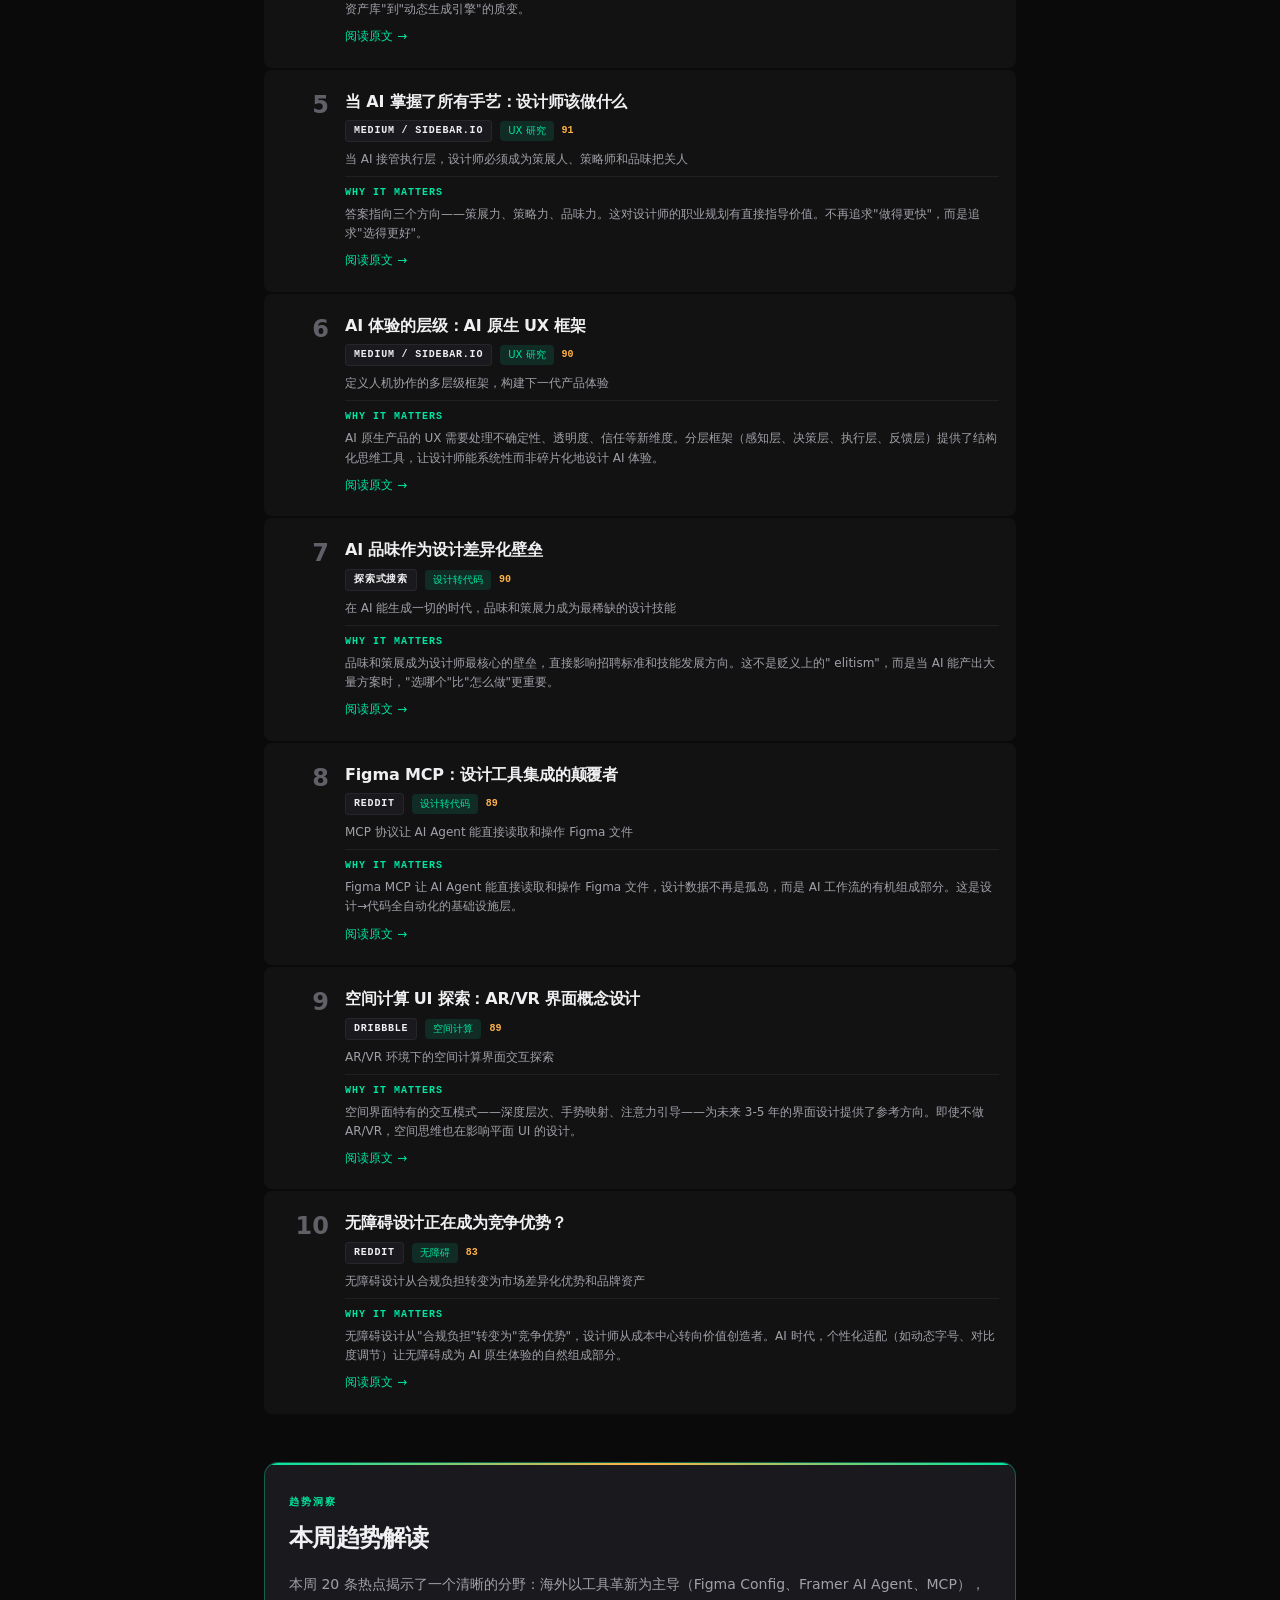
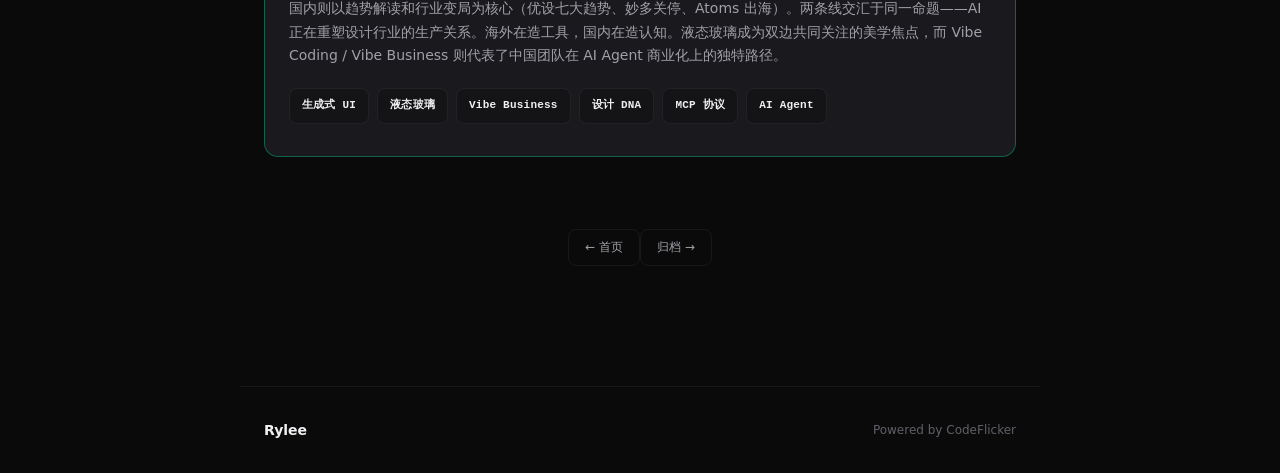
<file: week/2026-W26.html>
<!DOCTYPE html>
<html lang="zh-CN">
<head>
  <meta charset="UTF-8">
  <meta name="viewport" content="width=device-width, initial-scale=1.0">
  <title>Rylee #1 - AI 原生设计</title>
  <link rel="stylesheet" href="../assets/style.css">
  <meta name="theme-color" content="#0a0a0b">
</head>
<body>
  <nav class="nav">
    <a href="../" class="nav-brand">
      <img src="../assets/logo.png" alt="Rylee" class="logo-img" onerror="this.style.display='none';this.nextElementSibling.style.display='flex'">
      <span class="logo-fallback" style="display:none"></span>
      <span>Rylee</span>
    </a>
    <div class="nav-links">
      <a href="../">首页</a>
      <a href="../archive.html">归档</a>
    </div>
  </nav>

  <main class="container">
    <header class="hero">
      <div class="hero-badge"><span class="dot"></span> 第 1 期</div>
      <h1 class="hero-title"><span class="accent-word">AI 原生</span>设计</h1>
      <div class="hero-meta">
        <span>Rylee #1</span>
        <span class="sep"></span>
        <span>2026-W26</span>
        <span class="sep"></span>
        <span>2026-06-25</span>
      </div>
    </header>

    <!-- ======== 国内热点 TOP 10 (详情) ======== -->
    <div class="region-section cn">
      <div class="region-header">
        <span class="region-icon cn">CN</span>
        <span class="region-label">国内热点</span>
      </div>
      <section class="hotspots">

        <article class="hotspot-card top-3">
          <div class="hotspot-rank">1</div>
          <div class="hotspot-content">
            <h2 class="hotspot-title"><a href="https://www.uisdc.com/2026-ui-ux-ai-trends" target="_blank" rel="noopener">优设重磅发布：2026 UI/UX 七大设计趋势</a></h2>
            <div class="hotspot-meta">
              <span class="hotspot-source">优设 UISDC</span>
              <span class="hotspot-category">设计趋势</span>
              <span class="hotspot-score">96</span>
            </div>
            <p class="hotspot-one-liner">生成式 UI、液态玻璃、多模态交互、滚动叙事、空间化 UI、超个性化、Zero UI——七大趋势全面解析 AI 时代设计范式</p>
            <div class="hotspot-why">
              <div class="hotspot-why-label">为什么值得关注</div>
              <p>优设作为国内最权威的设计趋势发布平台，每年末的趋势报告是行业风向标。2026 年版首次将 AI 从子主题提升为核心叙事，七大趋势中五条直接围绕 AI 展开。生成式 UI（GenUI）被定义为"UI 不再是预先画好的固定图像"，宣告了静态页面时代的终结。液态玻璃的深度解读为国内 App 适配 iOS 27 提供了实操框架。对国内设计团队而言，这篇文章既是认知升级，也是行动指南。</p>
            </div>
            <a href="https://www.uisdc.com/2026-ui-ux-ai-trends" class="hotspot-link" target="_blank" rel="noopener">阅读原文 <span class="arrow">→</span></a>
          </div>
        </article>

        <article class="hotspot-card top-3">
          <div class="hotspot-rank">2</div>
          <div class="hotspot-content">
            <h2 class="hotspot-title"><a href="https://miaoduo.com/" target="_blank" rel="noopener">妙多宣布 7 月 31 日停止服务，AI 设计工具赛道格局生变</a></h2>
            <div class="hotspot-meta">
              <span class="hotspot-source">妙多官方</span>
              <span class="hotspot-category">设计工具</span>
              <span class="hotspot-score">94</span>
            </div>
            <p class="hotspot-one-liner">国内首个 AI 原生设计工具妙多宣布关停，行业震动。Motiff 继承其技术资产继续运营</p>
            <div class="hotspot-why">
              <div class="hotspot-why-label">Why it matters</div>
              <p>妙多是国内最早将 AI 深度融入设计工作流的工具，其"AI 对话生成界面"和"指哪改哪"的交互范式曾引领行业创新。关停意味着 AI 设计工具赛道的竞争从功能层转向资本层——独立小团队难以支撑 AI 推理的持续投入。Motiff 接棒后，赛道将进入"大资本+大模型"阶段。对设计师而言，文件迁移和工具切换成本是眼前最迫切的问题。</p>
            </div>
            <a href="https://miaoduo.com/" class="hotspot-link" target="_blank" rel="noopener">阅读原文 <span class="arrow">→</span></a>
          </div>
        </article>

        <article class="hotspot-card top-3">
          <div class="hotspot-rank">3</div>
          <div class="hotspot-content">
            <h2 class="hotspot-title"><a href="https://www.uisdc.com/" target="_blank" rel="noopener">WWDC26 液态玻璃设计系统详解：国内设计师该如何跟进</a></h2>
            <div class="hotspot-meta">
              <span class="hotspot-source">优设 UISDC</span>
              <span class="hotspot-category">设计系统</span>
              <span class="hotspot-score">93</span>
            </div>
            <p class="hotspot-one-liner">iOS 27 液态玻璃设计语言深度解读，国内 App 适配指南与视觉规范梳理</p>
            <div class="hotspot-why">
              <div class="hotspot-why-label">Why it matters</div>
              <p>液态玻璃不是简单的毛玻璃升级，而是一种"活的数字材质"——背景元素透过上层界面时根据距离、角度和速度产生实时光学扭曲。国内 App 的适配面临两个核心挑战：一是 WebGPU 在国产浏览器内核的兼容性，二是国行 iOS 因政策限制缺少部分 AI 驱动的动态效果。设计师需要制定"降级适配"策略，在保留品牌质感的同时兼容功能阉割版本。</p>
            </div>
            <a href="https://www.uisdc.com/" class="hotspot-link" target="_blank" rel="noopener">阅读原文 <span class="arrow">→</span></a>
          </div>
        </article>

        <article class="hotspot-card">
          <div class="hotspot-rank">4</div>
          <div class="hotspot-content">
            <h2 class="hotspot-title"><a href="https://www.tmtpost.com/agent/ai-article?id=18256" target="_blank" rel="noopener">DeepWisdom Atoms 出海：从 MetaGPT 到 Vibe Business 的进化</a></h2>
            <div class="hotspot-meta">
              <span class="hotspot-source">钛媒体</span>
              <span class="hotspot-category">AI 产品</span>
              <span class="hotspot-score">91</span>
            </div>
            <p class="hotspot-one-liner">68.7k Star 开源项目 MetaGPT 升级为 Atoms，从 Vibe Coding 走向 Vibe Business</p>
            <div class="hotspot-why">
              <div class="hotspot-why-label">Why it matters</div>
              <p>Atoms 代表了中国 AI Agent 从"写代码"到"做业务"的关键跃迁。与海外 Vibe Coding 工具不同，Atoms 的差异化在于多智能体协作架构——让 AI Agent 不只是生成代码，而是完成从需求到交付的完整业务闭环。这对产品设计的影响是：设计师需要思考如何为"AI 业务流程"设计确认流和状态流，而不仅是传统的操作流。</p>
            </div>
            <a href="https://www.tmtpost.com/agent/ai-article?id=18256" class="hotspot-link" target="_blank" rel="noopener">阅读原文 <span class="arrow">→</span></a>
          </div>
        </article>

        <article class="hotspot-card">
          <div class="hotspot-rank">5</div>
          <div class="hotspot-content">
            <h2 class="hotspot-title"><a href="https://www.uisdc.com/" target="_blank" rel="noopener">Agent / Skill / Vibe Coding：设计师必须搞懂的三个 AI 概念</a></h2>
            <div class="hotspot-meta">
              <span class="hotspot-source">优设 UISDC</span>
              <span class="hotspot-category">AI 设计</span>
              <span class="hotspot-score">90</span>
            </div>
            <p class="hotspot-one-liner">一文讲透 Agent、Skill、Vibe Coding 三个核心概念，帮助设计师快速理解 AI 产品逻辑</p>
            <div class="hotspot-why">
              <div class="hotspot-why-label">Why it matters</div>
              <p>这三个概念是理解当前 AI 产品设计范式的基础词汇。Agent 是自主决策单元，Skill 是可复用的能力模块，Vibe Coding 是用自然语言驱动代码生成的方式。当设计师的产品进入 AI Agent 时代，理解这三个概念将直接影响信息架构、交互流程和界面设计决策。</p>
            </div>
            <a href="https://www.uisdc.com/" class="hotspot-link" target="_blank" rel="noopener">阅读原文 <span class="arrow">→</span></a>
          </div>
        </article>

        <article class="hotspot-card">
          <div class="hotspot-rank">6</div>
          <div class="hotspot-content">
            <h2 class="hotspot-title"><a href="https://www.forbeschina.com/investment/%E6%8A%95%E8%B5%84/70958" target="_blank" rel="noopener">2.2 亿融资落地：DeepWisdom 拿下中国 Coding Agent 赛道最大单笔</a></h2>
            <div class="hotspot-meta">
              <span class="hotspot-source">福布斯中国</span>
              <span class="hotspot-category">行业融资</span>
              <span class="hotspot-score">89</span>
            </div>
            <p class="hotspot-one-liner">AI Coding Agent 赛道最大融资，预示设计+开发融合工具的资本热度持续攀升</p>
            <div class="hotspot-why">
              <div class="hotspot-why-label">Why it matters</div>
              <p>资本流向是行业趋势的先行指标。2.2 亿单笔融资意味着"AI 自主编码+业务构建"模式已被市场验证。对设计师而言，这意味着设计工具和开发工具的边界将加速消融——未来的设计工具就是开发工具，设计师需要掌握"设计即代码"的新工作流。</p>
            </div>
            <a href="https://www.forbeschina.com/investment/%E6%8A%95%E8%B5%84/70958" class="hotspot-link" target="_blank" rel="noopener">阅读原文 <span class="arrow">→</span></a>
          </div>
        </article>

        <article class="hotspot-card">
          <div class="hotspot-rank">7</div>
          <div class="hotspot-content">
            <h2 class="hotspot-title"><a href="https://aixzd.com/" target="_blank" rel="noopener">AI 星踪岛上线上线：优设旗下 AI 工具平台，一站式导航 AI 设计资源</a></h2>
            <div class="hotspot-meta">
              <span class="hotspot-source">AIXZD</span>
              <span class="hotspot-category">AI 平台</span>
              <span class="hotspot-score">87</span>
            </div>
            <p class="hotspot-one-liner">依托优设 14 年行业积淀，汇聚全球 AI 工具、教程与人才，打造 AI 设计生态平台</p>
            <div class="hotspot-why">
              <div class="hotspot-why-label">Why it matters</div>
              <p>AI 工具的碎片化让设计师面临选择困难。AI 星踪岛作为导航+评测+社区三位一体的平台，填补了"AI 工具太多、不知道选哪个"的痛点。对设计团队而言，这类聚合平台可以显著降低工具选型的试错成本。</p>
            </div>
            <a href="https://aixzd.com/" class="hotspot-link" target="_blank" rel="noopener">阅读原文 <span class="arrow">→</span></a>
          </div>
        </article>

        <article class="hotspot-card">
          <div class="hotspot-rank">8</div>
          <div class="hotspot-content">
            <h2 class="hotspot-title"><a href="https://mobile.pconline.com.cn/2169/21691303.html" target="_blank" rel="noopener">iOS 27 液态玻璃效果深度对比：国产 App 适配现状调查</a></h2>
            <div class="hotspot-meta">
              <span class="hotspot-source">太平洋电脑</span>
              <span class="hotspot-category">视觉设计</span>
              <span class="hotspot-score">86</span>
            </div>
            <p class="hotspot-one-liner">液态玻璃效果国行版适配差异明显，微信、支付宝等头部 App 的 UI 更新节奏引关注</p>
            <div class="hotspot-why">
              <div class="hotspot-why-label">Why it matters</div>
              <p>液态玻璃在国内的落地存在"双层壁垒"：技术层（WebGPU 兼容）和政策层（AI 功能受限）。这篇文章的实测数据对正在做 iOS 27 适配的国内设计团队有直接参考价值——哪些效果可以实现、哪些需要降级替代，一目了然。</p>
            </div>
            <a href="https://mobile.pconline.com.cn/2169/21691303.html" class="hotspot-link" target="_blank" rel="noopener">阅读原文 <span class="arrow">→</span></a>
          </div>
        </article>

        <article class="hotspot-card">
          <div class="hotspot-rank">9</div>
          <div class="hotspot-content">
            <h2 class="hotspot-title"><a href="https://www.uisdc.com/category/ai" target="_blank" rel="noopener">CodeWhale 爆火：非官方 AI 编程工具为何在设计师群体走红</a></h2>
            <div class="hotspot-meta">
              <span class="hotspot-source">优设 UISDC</span>
              <span class="hotspot-category">AI 工具</span>
              <span class="hotspot-score">85</span>
            </div>
            <p class="hotspot-one-liner">非官方出品的 CodeWhale 凭什么火了？设计师从画图转向用 AI 编程的趋势加速</p>
            <div class="hotspot-why">
              <div class="hotspot-why-label">Why it matters</div>
              <p>CodeWhale 的走红揭示了一个趋势：设计师不再满足于"AI 辅助设计"，而是直接用 AI 编程工具实现产品原型。这标志着设计师技能栈从"设计+原型"向"设计+代码"的迁移，Vibe Coding 正在成为设计师的新基础技能。</p>
            </div>
            <a href="https://www.uisdc.com/category/ai" class="hotspot-link" target="_blank" rel="noopener">阅读原文 <span class="arrow">→</span></a>
          </div>
        </article>

        <article class="hotspot-card">
          <div class="hotspot-rank">10</div>
          <div class="hotspot-content">
            <h2 class="hotspot-title"><a href="https://hub.baai.ac.cn/" target="_blank" rel="noopener">2026 中国 AGI 创新影响力 TOP 30：设计+AI 融合企业入榜</a></h2>
            <div class="hotspot-meta">
              <span class="hotspot-source">智源社区</span>
              <span class="hotspot-category">行业榜单</span>
              <span class="hotspot-score">83</span>
            </div>
            <p class="hotspot-one-liner">智源社区发布 AGI 创新榜单，设计智能化赛道企业首次集体亮相</p>
            <div class="hotspot-why">
              <div class="hotspot-why-label">Why it matters</div>
              <p>设计+AI 融合企业首次进入 AGI 创新榜单，说明"设计智能化"已从边缘概念走向主流认可。这对设计师的职业选择有指导意义——进入这些上榜企业，意味着站在 AI 设计范式的前沿。</p>
            </div>
            <a href="https://hub.baai.ac.cn/" class="hotspot-link" target="_blank" rel="noopener">阅读原文 <span class="arrow">→</span></a>
          </div>
        </article>

      </section>
    </div>

    <!-- ======== 海外热点 TOP 10 (详情) ======== -->
    <div class="region-section global">
      <div class="region-header">
        <span class="region-icon global">GL</span>
        <span class="region-label">海外热点</span>
      </div>
      <section class="hotspots">

        <article class="hotspot-card top-3">
          <div class="hotspot-rank">1</div>
          <div class="hotspot-content">
            <h2 class="hotspot-title"><a href="https://news.ycombinator.com/" target="_blank" rel="noopener">Figma Config 2026：代码层、动效工具、着色器与生成式插件</a></h2>
            <div class="hotspot-meta">
              <span class="hotspot-source">Hacker News</span>
              <span class="hotspot-category">设计系统</span>
              <span class="hotspot-score">98</span>
            </div>
            <p class="hotspot-one-liner">Figma 在 Config 2026 上发布代码层、动效工具、着色器和生成式插件</p>
            <div class="hotspot-why">
              <div class="hotspot-why-label">Why it matters</div>
              <p>Figma Config 2026 是今年设计工具领域最重磅的更新。Code layers 打通了设计与代码的边界，Motion 让交互原型进入新维度，Shaders 和 Generative Plugins 则宣告设计工具正式进入 AI 原生时代。设计师需要重新定义自己的工作流——从"画图"到"设计规则"。</p>
            </div>
            <a href="https://news.ycombinator.com/" class="hotspot-link" target="_blank" rel="noopener">阅读原文 <span class="arrow">→</span></a>
          </div>
        </article>

        <article class="hotspot-card top-3">
          <div class="hotspot-rank">2</div>
          <div class="hotspot-content">
            <h2 class="hotspot-title"><a href="https://www.producthunt.com/" target="_blank" rel="noopener">Framer AI Agent：用 AI 自主设计并发布专业网站</a></h2>
            <div class="hotspot-meta">
              <span class="hotspot-source">Product Hunt</span>
              <span class="hotspot-category">AI 设计工具</span>
              <span class="hotspot-score">94</span>
            </div>
            <p class="hotspot-one-liner">AI Agent 可自主设计、构建和发布完整网站</p>
            <div class="hotspot-why">
              <div class="hotspot-why-label">Why it matters</div>
              <p>Framer AI Agent 标志着网站设计从"人设计+AI辅助"到"AI设计+人审核"的范式转变。设计师的角色从执行者转向策展人和创意总监。这个转变比大多数人预想的要快。</p>
            </div>
            <a href="https://www.producthunt.com/" class="hotspot-link" target="_blank" rel="noopener">阅读原文 <span class="arrow">→</span></a>
          </div>
        </article>

        <article class="hotspot-card top-3">
          <div class="hotspot-rank">3</div>
          <div class="hotspot-content">
            <h2 class="hotspot-title"><a href="https://medium.com/" target="_blank" rel="noopener">AI Agent 的设计 DNA：将设计原则嵌入自主产品</a></h2>
            <div class="hotspot-meta">
              <span class="hotspot-source">Medium / Sidebar.io</span>
              <span class="hotspot-category">UX 研究</span>
              <span class="hotspot-score">92</span>
            </div>
            <p class="hotspot-one-liner">将设计 DNA 编码进 AI Agent，使其创造一致且符合品牌调性的体验</p>
            <div class="hotspot-why">
              <div class="hotspot-why-label">Why it matters</div>
              <p>当 AI Agent 开始自主生成界面和交互时，如何保证设计一致性？"设计 DNA"框架将品牌设计原则编码为 Agent 的内置约束。这对未来 AI 产品的设计系统建设提供了全新思路。</p>
            </div>
            <a href="https://medium.com/" class="hotspot-link" target="_blank" rel="noopener">阅读原文 <span class="arrow">→</span></a>
          </div>
        </article>

        <article class="hotspot-card">
          <div class="hotspot-rank">4</div>
          <div class="hotspot-content">
            <h2 class="hotspot-title"><a href="https://dribbble.com/shots/popular" target="_blank" rel="noopener">AI 驱动的设计系统组件：下一代 UI 组件库</a></h2>
            <div class="hotspot-meta">
              <span class="hotspot-source">Dribbble</span>
              <span class="hotspot-category">设计系统</span>
              <span class="hotspot-score">91</span>
            </div>
            <p class="hotspot-one-liner">设计系统组件可根据上下文自适应、生成变体并自组织</p>
            <div class="hotspot-why">
              <div class="hotspot-why-label">Why it matters</div>
              <p>AI 驱动的设计系统组件能根据上下文自动变体、自组织布局。维护成本大幅降低，一致性反而提升。这是设计系统从"静态资产库"到"动态生成引擎"的质变。</p>
            </div>
            <a href="https://dribbble.com/shots/popular" class="hotspot-link" target="_blank" rel="noopener">阅读原文 <span class="arrow">→</span></a>
          </div>
        </article>

        <article class="hotspot-card">
          <div class="hotspot-rank">5</div>
          <div class="hotspot-content">
            <h2 class="hotspot-title"><a href="https://medium.com/" target="_blank" rel="noopener">当 AI 掌握了所有手艺：设计师该做什么</a></h2>
            <div class="hotspot-meta">
              <span class="hotspot-source">Medium / Sidebar.io</span>
              <span class="hotspot-category">UX 研究</span>
              <span class="hotspot-score">91</span>
            </div>
            <p class="hotspot-one-liner">当 AI 接管执行层，设计师必须成为策展人、策略师和品味把关人</p>
            <div class="hotspot-why">
              <div class="hotspot-why-label">Why it matters</div>
              <p>答案指向三个方向——策展力、策略力、品味力。这对设计师的职业规划有直接指导价值。不再追求"做得更快"，而是追求"选得更好"。</p>
            </div>
            <a href="https://medium.com/" class="hotspot-link" target="_blank" rel="noopener">阅读原文 <span class="arrow">→</span></a>
          </div>
        </article>

        <article class="hotspot-card">
          <div class="hotspot-rank">6</div>
          <div class="hotspot-content">
            <h2 class="hotspot-title"><a href="https://medium.com/" target="_blank" rel="noopener">AI 体验的层级：AI 原生 UX 框架</a></h2>
            <div class="hotspot-meta">
              <span class="hotspot-source">Medium / Sidebar.io</span>
              <span class="hotspot-category">UX 研究</span>
              <span class="hotspot-score">90</span>
            </div>
            <p class="hotspot-one-liner">定义人机协作的多层级框架，构建下一代产品体验</p>
            <div class="hotspot-why">
              <div class="hotspot-why-label">Why it matters</div>
              <p>AI 原生产品的 UX 需要处理不确定性、透明度、信任等新维度。分层框架（感知层、决策层、执行层、反馈层）提供了结构化思维工具，让设计师能系统性而非碎片化地设计 AI 体验。</p>
            </div>
            <a href="https://medium.com/" class="hotspot-link" target="_blank" rel="noopener">阅读原文 <span class="arrow">→</span></a>
          </div>
        </article>

        <article class="hotspot-card">
          <div class="hotspot-rank">7</div>
          <div class="hotspot-content">
            <h2 class="hotspot-title"><a href="https://www.google.com/search?q=AI+taste+design+differentiator" target="_blank" rel="noopener">AI 品味作为设计差异化壁垒</a></h2>
            <div class="hotspot-meta">
              <span class="hotspot-source">探索式搜索</span>
              <span class="hotspot-category">设计转代码</span>
              <span class="hotspot-score">90</span>
            </div>
            <p class="hotspot-one-liner">在 AI 能生成一切的时代，品味和策展力成为最稀缺的设计技能</p>
            <div class="hotspot-why">
              <div class="hotspot-why-label">Why it matters</div>
              <p>品味和策展成为设计师最核心的壁垒，直接影响招聘标准和技能发展方向。这不是贬义上的" elitism"，而是当 AI 能产出大量方案时，"选哪个"比"怎么做"更重要。</p>
            </div>
            <a href="https://www.google.com/search?q=AI+taste+design+differentiator" class="hotspot-link" target="_blank" rel="noopener">阅读原文 <span class="arrow">→</span></a>
          </div>
        </article>

        <article class="hotspot-card">
          <div class="hotspot-rank">8</div>
          <div class="hotspot-content">
            <h2 class="hotspot-title"><a href="https://www.reddit.com/r/FigmaDesign/" target="_blank" rel="noopener">Figma MCP：设计工具集成的颠覆者</a></h2>
            <div class="hotspot-meta">
              <span class="hotspot-source">Reddit</span>
              <span class="hotspot-category">设计转代码</span>
              <span class="hotspot-score">89</span>
            </div>
            <p class="hotspot-one-liner">MCP 协议让 AI Agent 能直接读取和操作 Figma 文件</p>
            <div class="hotspot-why">
              <div class="hotspot-why-label">Why it matters</div>
              <p>Figma MCP 让 AI Agent 能直接读取和操作 Figma 文件，设计数据不再是孤岛，而是 AI 工作流的有机组成部分。这是设计→代码全自动化的基础设施层。</p>
            </div>
            <a href="https://www.reddit.com/r/FigmaDesign/" class="hotspot-link" target="_blank" rel="noopener">阅读原文 <span class="arrow">→</span></a>
          </div>
        </article>

        <article class="hotspot-card">
          <div class="hotspot-rank">9</div>
          <div class="hotspot-content">
            <h2 class="hotspot-title"><a href="https://dribbble.com/shots/popular" target="_blank" rel="noopener">空间计算 UI 探索：AR/VR 界面概念设计</a></h2>
            <div class="hotspot-meta">
              <span class="hotspot-source">Dribbble</span>
              <span class="hotspot-category">空间计算</span>
              <span class="hotspot-score">89</span>
            </div>
            <p class="hotspot-one-liner">AR/VR 环境下的空间计算界面交互探索</p>
            <div class="hotspot-why">
              <div class="hotspot-why-label">Why it matters</div>
              <p>空间界面特有的交互模式——深度层次、手势映射、注意力引导——为未来 3-5 年的界面设计提供了参考方向。即使不做 AR/VR，空间思维也在影响平面 UI 的设计。</p>
            </div>
            <a href="https://dribbble.com/shots/popular" class="hotspot-link" target="_blank" rel="noopener">阅读原文 <span class="arrow">→</span></a>
          </div>
        </article>

        <article class="hotspot-card">
          <div class="hotspot-rank">10</div>
          <div class="hotspot-content">
            <h2 class="hotspot-title"><a href="https://www.reddit.com/r/UXDesign/" target="_blank" rel="noopener">无障碍设计正在成为竞争优势？</a></h2>
            <div class="hotspot-meta">
              <span class="hotspot-source">Reddit</span>
              <span class="hotspot-category">无障碍</span>
              <span class="hotspot-score">83</span>
            </div>
            <p class="hotspot-one-liner">无障碍设计从合规负担转变为市场差异化优势和品牌资产</p>
            <div class="hotspot-why">
              <div class="hotspot-why-label">Why it matters</div>
              <p>无障碍设计从"合规负担"转变为"竞争优势"，设计师从成本中心转向价值创造者。AI 时代，个性化适配（如动态字号、对比度调节）让无障碍成为 AI 原生体验的自然组成部分。</p>
            </div>
            <a href="https://www.reddit.com/r/UXDesign/" class="hotspot-link" target="_blank" rel="noopener">阅读原文 <span class="arrow">→</span></a>
          </div>
        </article>

      </section>
    </div>

    <section class="trend-insight">
      <div class="trend-insight-label">趋势洞察</div>
      <h2>本周趋势解读</h2>
      <p class="trend-summary">本周 20 条热点揭示了一个清晰的分野：海外以工具革新为主导（Figma Config、Framer AI Agent、MCP），国内则以趋势解读和行业变局为核心（优设七大趋势、妙多关停、Atoms 出海）。两条线交汇于同一命题——AI 正在重塑设计行业的生产关系。海外在造工具，国内在造认知。液态玻璃成为双边共同关注的美学焦点，而 Vibe Coding / Vibe Business 则代表了中国团队在 AI Agent 商业化上的独特路径。</p>
      <div class="trend-keywords">
        <span class="keyword-tag">生成式 UI</span>
        <span class="keyword-tag">液态玻璃</span>
        <span class="keyword-tag">Vibe Business</span>
        <span class="keyword-tag">设计 DNA</span>
        <span class="keyword-tag">MCP 协议</span>
        <span class="keyword-tag">AI Agent</span>
      </div>
    </section>

    <nav class="issue-nav">
      <a href="../" class="nav-prev">← 首页</a>
      <a href="../archive.html" class="nav-next">归档 →</a>
    </nav>
  </main>

  <footer class="footer">
    <div class="footer-row">
      <span class="footer-brand">Rylee</span>
      <span class="footer-text">Powered by CodeFlicker</span>
    </div>
  </footer>
</body>
</html>
</file>
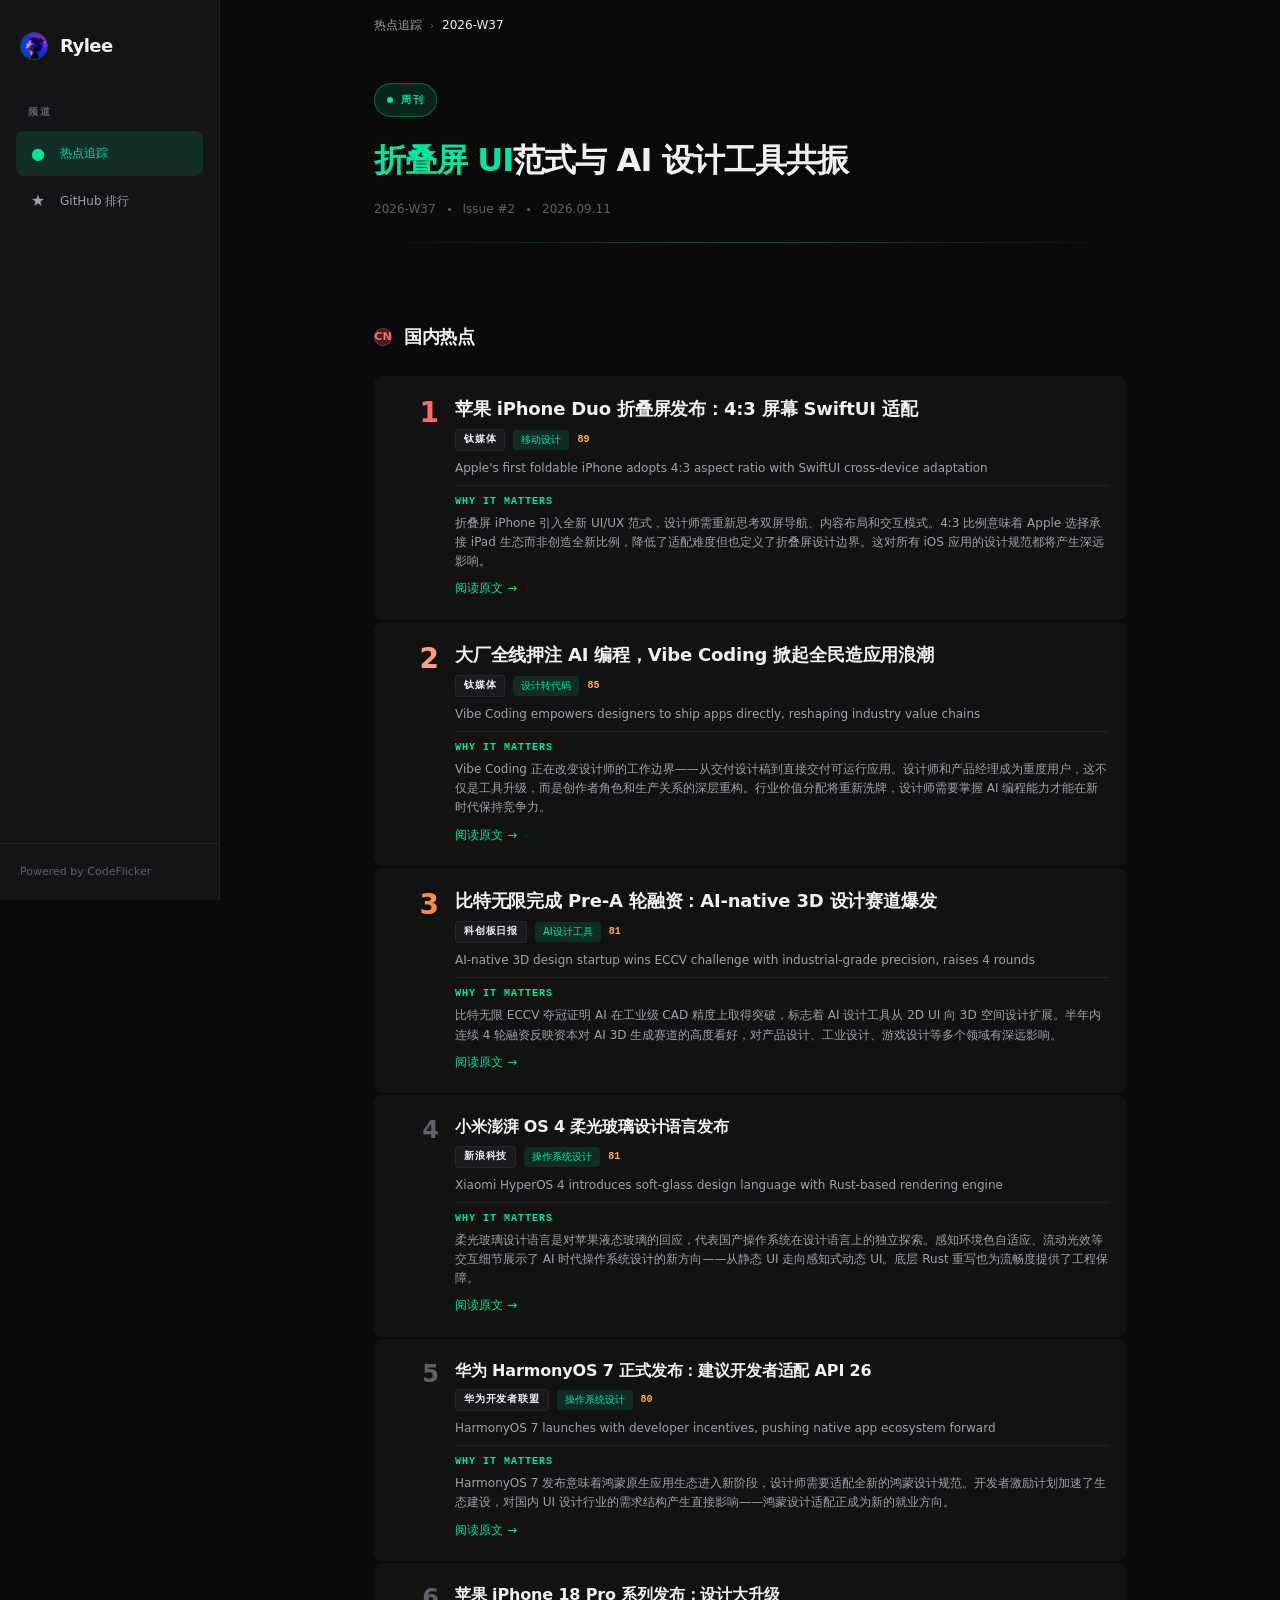
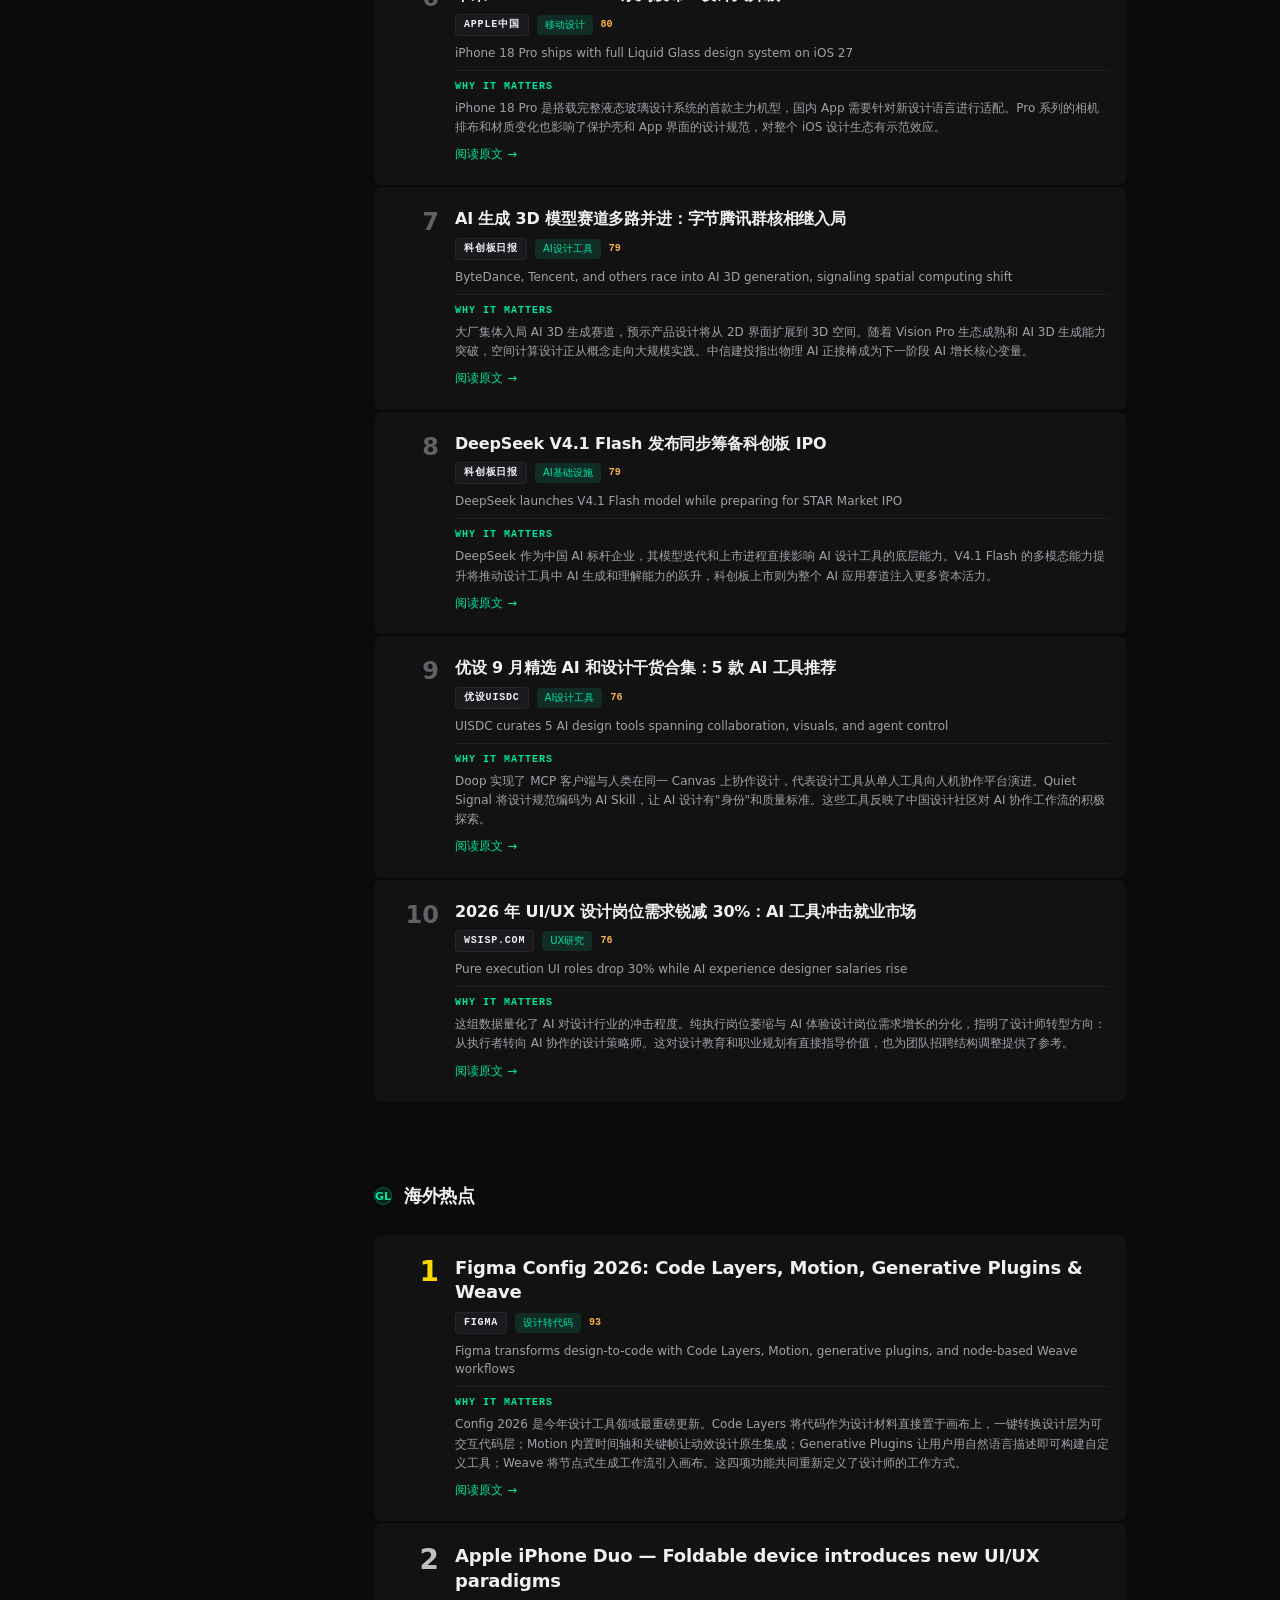
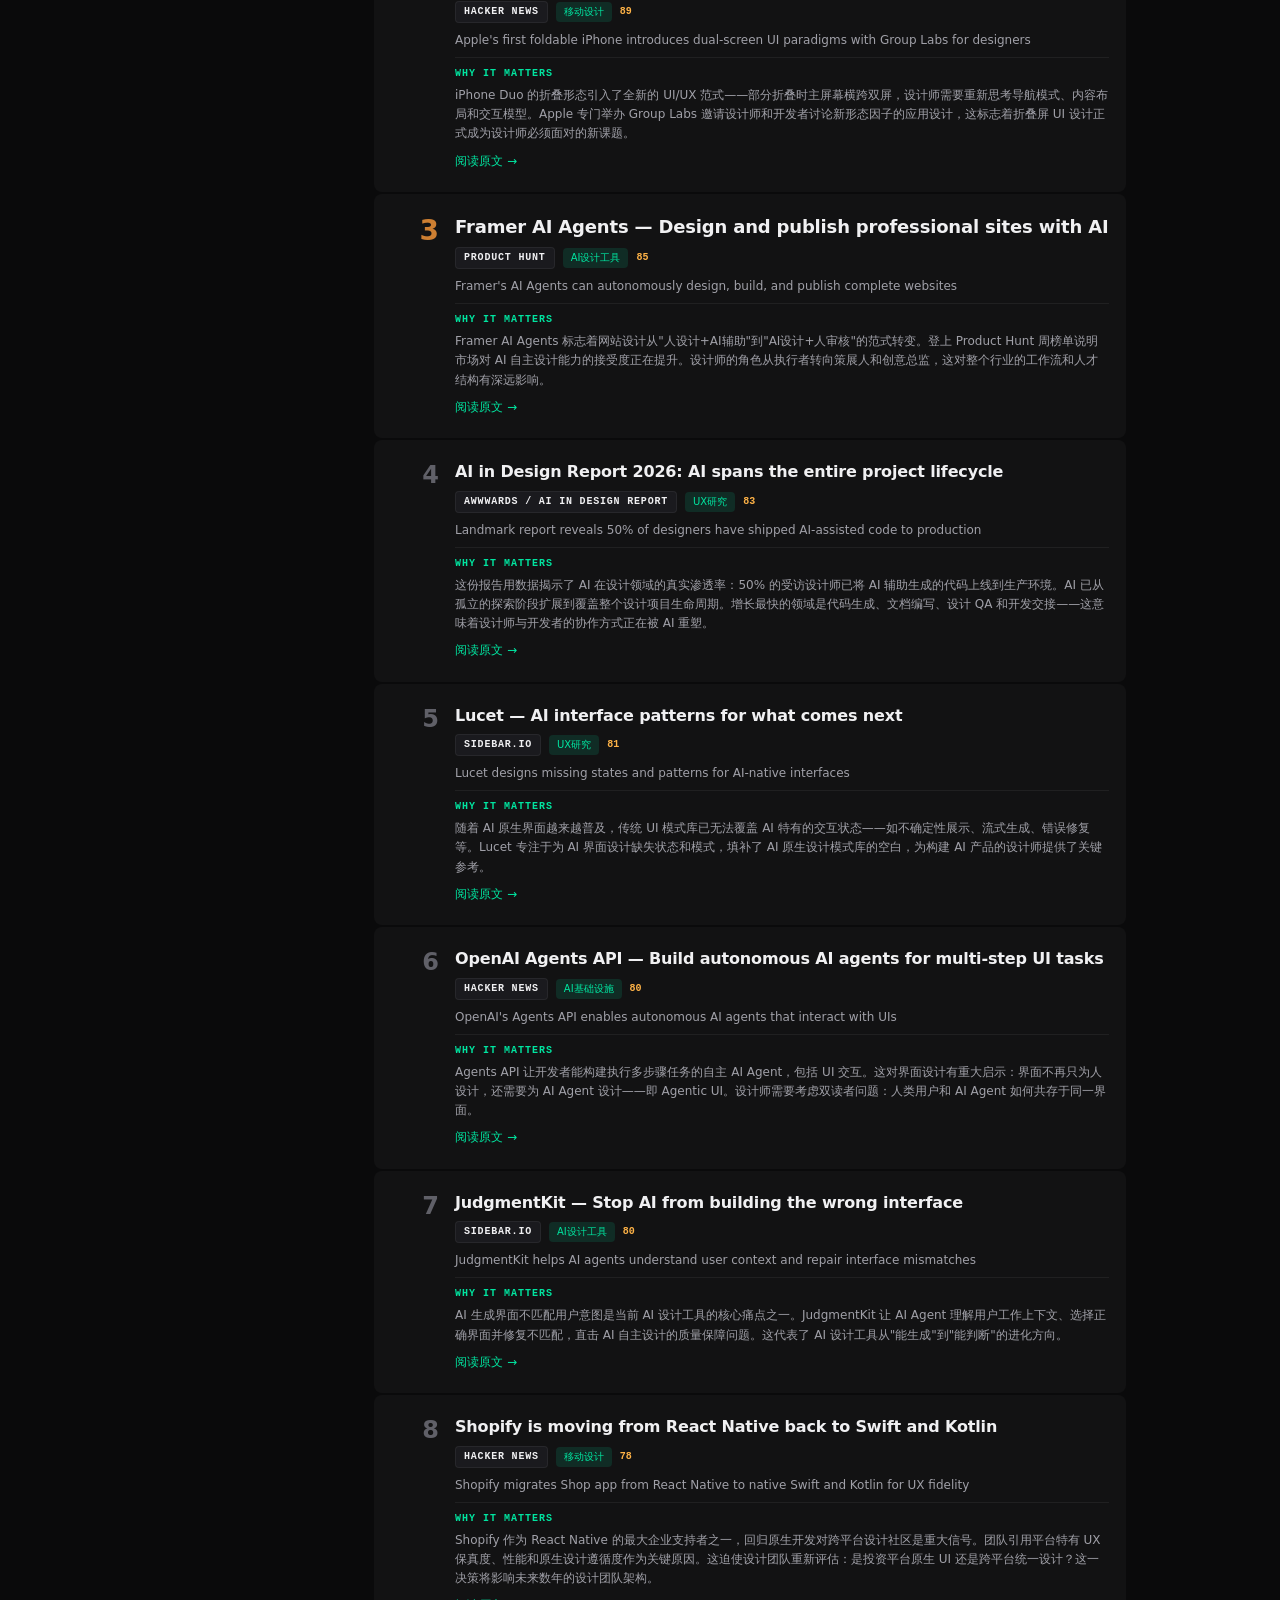
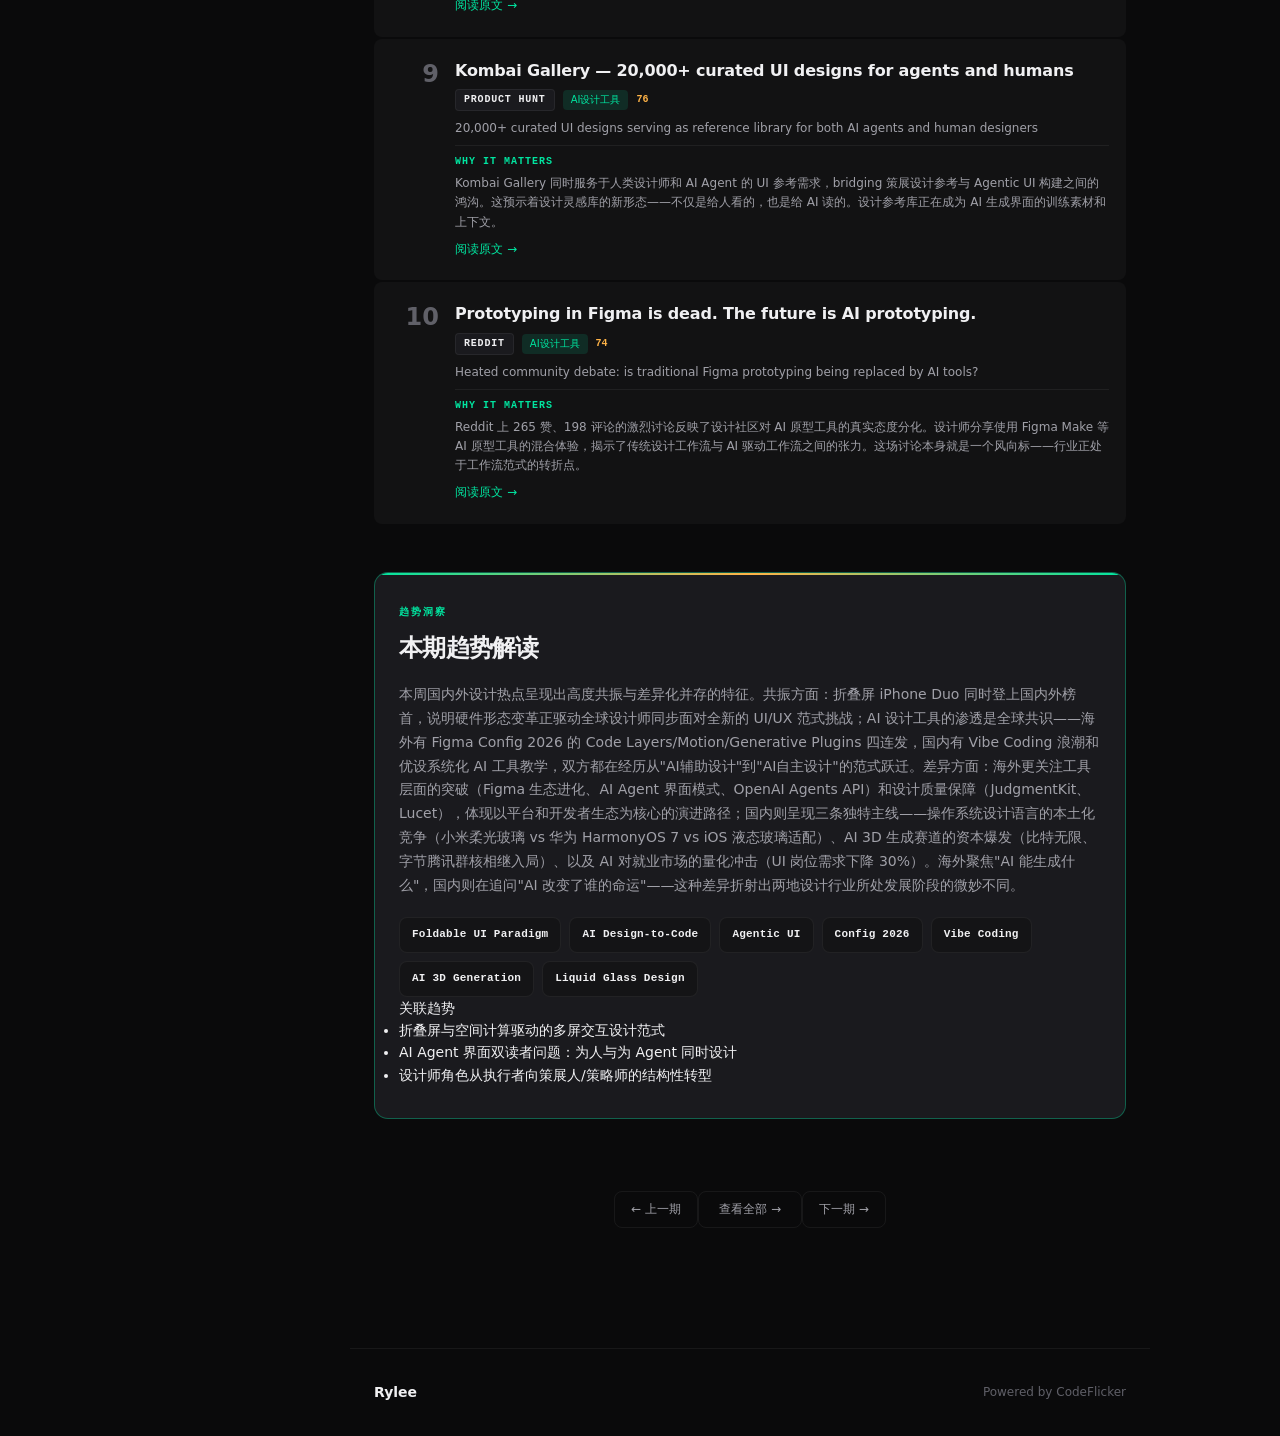
<file: week/2026-W37.html>
<!DOCTYPE html>
<html lang="zh-CN">
<head>
  <meta charset="UTF-8">
  <meta name="viewport" content="width=device-width, initial-scale=1.0">
  <title>Rylee | 2026-W37 | Issue #2</title>
  <link rel="stylesheet" href="../assets/style.css">
  <meta name="theme-color" content="#0a0a0b">
</head>
<body>
  <button class="mobile-toggle" onclick="document.querySelector('.sidebar').classList.toggle('open')" aria-label="Toggle menu">&#9776;</button>

  <aside class="sidebar">
    <a href="../" class="sidebar-brand">
      <img src="../assets/logo.png" alt="Rylee" class="logo-img" onerror="this.style.display='none';this.nextElementSibling.style.display='flex'">
      <span class="logo-fallback" style="display:none"></span>
      <span>Rylee</span>
    </a>
    <nav class="sidebar-nav">
      <div class="sidebar-section-label">频道</div>
      <a href="../" class="sidebar-link active">
        <span class="sidebar-icon">&#9679;</span>
        <span>热点追踪</span>
      </a>
      <a href="../github-ui/" class="sidebar-link">
        <span class="sidebar-icon">&#9733;</span>
        <span>GitHub 排行</span>
      </a>
    </nav>
    <div class="sidebar-footer">
      <p class="sidebar-footer-text">Powered by CodeFlicker</p>
    </div>
  </aside>

  <div class="content-wrapper">
  <main class="container">
    <nav class="breadcrumb">
      <a href="../">热点追踪</a>
      <span class="sep">&#8250;</span>
      <span class="current">2026-W37</span>
    </nav>
    <header class="hero">
      <div class="hero-badge"><span class="dot"></span> 周刊</div>
      <h1 class="hero-title"><span class="accent-word">折叠屏 UI</span>范式与 AI 设计工具共振</h1>
      <div class="hero-meta">
        <span>2026-W37</span>
        <span class="sep"></span>
        <span>Issue #2</span>
        <span class="sep"></span>
        <span>2026.09.11</span>
      </div>
    </header>

    <!-- ======== 国内热点 TOP 10 (详情) ======== -->
    <div class="region-section cn">
      <div class="region-header">
        <span class="region-icon cn">CN</span>
        <span class="region-label">国内热点</span>
      </div>
      <section class="hotspots">
        <article class="hotspot-card top-3">
          <div class="hotspot-rank">1</div>
          <div class="hotspot-content">
            <h2 class="hotspot-title"><a href="https://www.tmtpost.com/8130488.html" target="_blank" rel="noopener">苹果 iPhone Duo 折叠屏发布：4:3 屏幕 SwiftUI 适配</a></h2>
            <div class="hotspot-meta">
              <span class="hotspot-source">钛媒体</span>
              <span class="hotspot-category">移动设计</span>
              <span class="hotspot-score">89</span>
            </div>
            <p class="hotspot-one-liner">Apple's first foldable iPhone adopts 4:3 aspect ratio with SwiftUI cross-device adaptation</p>
            <div class="hotspot-why">
              <div class="hotspot-why-label">Why it matters</div>
              <p>折叠屏 iPhone 引入全新 UI/UX 范式，设计师需重新思考双屏导航、内容布局和交互模式。4:3 比例意味着 Apple 选择承接 iPad 生态而非创造全新比例，降低了适配难度但也定义了折叠屏设计边界。这对所有 iOS 应用的设计规范都将产生深远影响。</p>
            </div>
            <a href="https://www.tmtpost.com/8130488.html" class="hotspot-link" target="_blank" rel="noopener">阅读原文 <span class="arrow">&rarr;</span></a>
          </div>
        </article>

        <article class="hotspot-card top-3">
          <div class="hotspot-rank">2</div>
          <div class="hotspot-content">
            <h2 class="hotspot-title"><a href="https://www.tmtpost.com/8004756.html" target="_blank" rel="noopener">大厂全线押注 AI 编程，Vibe Coding 掀起全民造应用浪潮</a></h2>
            <div class="hotspot-meta">
              <span class="hotspot-source">钛媒体</span>
              <span class="hotspot-category">设计转代码</span>
              <span class="hotspot-score">85</span>
            </div>
            <p class="hotspot-one-liner">Vibe Coding empowers designers to ship apps directly, reshaping industry value chains</p>
            <div class="hotspot-why">
              <div class="hotspot-why-label">Why it matters</div>
              <p>Vibe Coding 正在改变设计师的工作边界——从交付设计稿到直接交付可运行应用。设计师和产品经理成为重度用户，这不仅是工具升级，而是创作者角色和生产关系的深层重构。行业价值分配将重新洗牌，设计师需要掌握 AI 编程能力才能在新时代保持竞争力。</p>
            </div>
            <a href="https://www.tmtpost.com/8004756.html" class="hotspot-link" target="_blank" rel="noopener">阅读原文 <span class="arrow">&rarr;</span></a>
          </div>
        </article>

        <article class="hotspot-card top-3">
          <div class="hotspot-rank">3</div>
          <div class="hotspot-content">
            <h2 class="hotspot-title"><a href="https://www.chinastarmarket.cn/detail/2478686" target="_blank" rel="noopener">比特无限完成 Pre-A 轮融资：AI-native 3D 设计赛道爆发</a></h2>
            <div class="hotspot-meta">
              <span class="hotspot-source">科创板日报</span>
              <span class="hotspot-category">AI设计工具</span>
              <span class="hotspot-score">81</span>
            </div>
            <p class="hotspot-one-liner">AI-native 3D design startup wins ECCV challenge with industrial-grade precision, raises 4 rounds</p>
            <div class="hotspot-why">
              <div class="hotspot-why-label">Why it matters</div>
              <p>比特无限 ECCV 夺冠证明 AI 在工业级 CAD 精度上取得突破，标志着 AI 设计工具从 2D UI 向 3D 空间设计扩展。半年内连续 4 轮融资反映资本对 AI 3D 生成赛道的高度看好，对产品设计、工业设计、游戏设计等多个领域有深远影响。</p>
            </div>
            <a href="https://www.chinastarmarket.cn/detail/2478686" class="hotspot-link" target="_blank" rel="noopener">阅读原文 <span class="arrow">&rarr;</span></a>
          </div>
        </article>

        <article class="hotspot-card">
          <div class="hotspot-rank">4</div>
          <div class="hotspot-content">
            <h2 class="hotspot-title"><a href="https://finance.sina.com.cn/tech/mobile/n/n/2026-08-14/doc-ininhhrn4204786.shtml" target="_blank" rel="noopener">小米澎湃 OS 4 柔光玻璃设计语言发布</a></h2>
            <div class="hotspot-meta">
              <span class="hotspot-source">新浪科技</span>
              <span class="hotspot-category">操作系统设计</span>
              <span class="hotspot-score">81</span>
            </div>
            <p class="hotspot-one-liner">Xiaomi HyperOS 4 introduces soft-glass design language with Rust-based rendering engine</p>
            <div class="hotspot-why">
              <div class="hotspot-why-label">Why it matters</div>
              <p>柔光玻璃设计语言是对苹果液态玻璃的回应，代表国产操作系统在设计语言上的独立探索。感知环境色自适应、流动光效等交互细节展示了 AI 时代操作系统设计的新方向——从静态 UI 走向感知式动态 UI。底层 Rust 重写也为流畅度提供了工程保障。</p>
            </div>
            <a href="https://finance.sina.com.cn/tech/mobile/n/n/2026-08-14/doc-ininhhrn4204786.shtml" class="hotspot-link" target="_blank" rel="noopener">阅读原文 <span class="arrow">&rarr;</span></a>
          </div>
        </article>

        <article class="hotspot-card">
          <div class="hotspot-rank">5</div>
          <div class="hotspot-content">
            <h2 class="hotspot-title"><a href="https://developer.huawei.com/consumer/cn/notice" target="_blank" rel="noopener">华为 HarmonyOS 7 正式发布：建议开发者适配 API 26</a></h2>
            <div class="hotspot-meta">
              <span class="hotspot-source">华为开发者联盟</span>
              <span class="hotspot-category">操作系统设计</span>
              <span class="hotspot-score">80</span>
            </div>
            <p class="hotspot-one-liner">HarmonyOS 7 launches with developer incentives, pushing native app ecosystem forward</p>
            <div class="hotspot-why">
              <div class="hotspot-why-label">Why it matters</div>
              <p>HarmonyOS 7 发布意味着鸿蒙原生应用生态进入新阶段，设计师需要适配全新的鸿蒙设计规范。开发者激励计划加速了生态建设，对国内 UI 设计行业的需求结构产生直接影响——鸿蒙设计适配正成为新的就业方向。</p>
            </div>
            <a href="https://developer.huawei.com/consumer/cn/notice" class="hotspot-link" target="_blank" rel="noopener">阅读原文 <span class="arrow">&rarr;</span></a>
          </div>
        </article>

        <article class="hotspot-card">
          <div class="hotspot-rank">6</div>
          <div class="hotspot-content">
            <h2 class="hotspot-title"><a href="https://www.apple.com.cn/newsroom/2026/09/apple-debuts-iphone-18-pro-and-iphone-18-pro-max/" target="_blank" rel="noopener">苹果 iPhone 18 Pro 系列发布：设计大升级</a></h2>
            <div class="hotspot-meta">
              <span class="hotspot-source">Apple中国</span>
              <span class="hotspot-category">移动设计</span>
              <span class="hotspot-score">80</span>
            </div>
            <p class="hotspot-one-liner">iPhone 18 Pro ships with full Liquid Glass design system on iOS 27</p>
            <div class="hotspot-why">
              <div class="hotspot-why-label">Why it matters</div>
              <p>iPhone 18 Pro 是搭载完整液态玻璃设计系统的首款主力机型，国内 App 需要针对新设计语言进行适配。Pro 系列的相机排布和材质变化也影响了保护壳和 App 界面的设计规范，对整个 iOS 设计生态有示范效应。</p>
            </div>
            <a href="https://www.apple.com.cn/newsroom/2026/09/apple-debuts-iphone-18-pro-and-iphone-18-pro-max/" class="hotspot-link" target="_blank" rel="noopener">阅读原文 <span class="arrow">&rarr;</span></a>
          </div>
        </article>

        <article class="hotspot-card">
          <div class="hotspot-rank">7</div>
          <div class="hotspot-content">
            <h2 class="hotspot-title"><a href="https://www.chinastarmarket.cn/detail/2478686" target="_blank" rel="noopener">AI 生成 3D 模型赛道多路并进：字节腾讯群核相继入局</a></h2>
            <div class="hotspot-meta">
              <span class="hotspot-source">科创板日报</span>
              <span class="hotspot-category">AI设计工具</span>
              <span class="hotspot-score">79</span>
            </div>
            <p class="hotspot-one-liner">ByteDance, Tencent, and others race into AI 3D generation, signaling spatial computing shift</p>
            <div class="hotspot-why">
              <div class="hotspot-why-label">Why it matters</div>
              <p>大厂集体入局 AI 3D 生成赛道，预示产品设计将从 2D 界面扩展到 3D 空间。随着 Vision Pro 生态成熟和 AI 3D 生成能力突破，空间计算设计正从概念走向大规模实践。中信建投指出物理 AI 正接棒成为下一阶段 AI 增长核心变量。</p>
            </div>
            <a href="https://www.chinastarmarket.cn/detail/2478686" class="hotspot-link" target="_blank" rel="noopener">阅读原文 <span class="arrow">&rarr;</span></a>
          </div>
        </article>

        <article class="hotspot-card">
          <div class="hotspot-rank">8</div>
          <div class="hotspot-content">
            <h2 class="hotspot-title"><a href="https://www.chinastarmarket.cn/detail/2478606" target="_blank" rel="noopener">DeepSeek V4.1 Flash 发布同步筹备科创板 IPO</a></h2>
            <div class="hotspot-meta">
              <span class="hotspot-source">科创板日报</span>
              <span class="hotspot-category">AI基础设施</span>
              <span class="hotspot-score">79</span>
            </div>
            <p class="hotspot-one-liner">DeepSeek launches V4.1 Flash model while preparing for STAR Market IPO</p>
            <div class="hotspot-why">
              <div class="hotspot-why-label">Why it matters</div>
              <p>DeepSeek 作为中国 AI 标杆企业，其模型迭代和上市进程直接影响 AI 设计工具的底层能力。V4.1 Flash 的多模态能力提升将推动设计工具中 AI 生成和理解能力的跃升，科创板上市则为整个 AI 应用赛道注入更多资本活力。</p>
            </div>
            <a href="https://www.chinastarmarket.cn/detail/2478606" class="hotspot-link" target="_blank" rel="noopener">阅读原文 <span class="arrow">&rarr;</span></a>
          </div>
        </article>

        <article class="hotspot-card">
          <div class="hotspot-rank">9</div>
          <div class="hotspot-content">
            <h2 class="hotspot-title"><a href="https://www.uisdc.com/agents-at-work" target="_blank" rel="noopener">优设 9 月精选 AI 和设计干货合集：5 款 AI 工具推荐</a></h2>
            <div class="hotspot-meta">
              <span class="hotspot-source">优设UISDC</span>
              <span class="hotspot-category">AI设计工具</span>
              <span class="hotspot-score">76</span>
            </div>
            <p class="hotspot-one-liner">UISDC curates 5 AI design tools spanning collaboration, visuals, and agent control</p>
            <div class="hotspot-why">
              <div class="hotspot-why-label">Why it matters</div>
              <p>Doop 实现了 MCP 客户端与人类在同一 Canvas 上协作设计，代表设计工具从单人工具向人机协作平台演进。Quiet Signal 将设计规范编码为 AI Skill，让 AI 设计有"身份"和质量标准。这些工具反映了中国设计社区对 AI 协作工作流的积极探索。</p>
            </div>
            <a href="https://www.uisdc.com/agents-at-work" class="hotspot-link" target="_blank" rel="noopener">阅读原文 <span class="arrow">&rarr;</span></a>
          </div>
        </article>

        <article class="hotspot-card">
          <div class="hotspot-rank">10</div>
          <div class="hotspot-content">
            <h2 class="hotspot-title"><a href="https://www.wsisp.com/helps/64398.html" target="_blank" rel="noopener">2026 年 UI/UX 设计岗位需求锐减 30%：AI 工具冲击就业市场</a></h2>
            <div class="hotspot-meta">
              <span class="hotspot-source">wsisp.com</span>
              <span class="hotspot-category">UX研究</span>
              <span class="hotspot-score">76</span>
            </div>
            <p class="hotspot-one-liner">Pure execution UI roles drop 30% while AI experience designer salaries rise</p>
            <div class="hotspot-why">
              <div class="hotspot-why-label">Why it matters</div>
              <p>这组数据量化了 AI 对设计行业的冲击程度。纯执行岗位萎缩与 AI 体验设计岗位需求增长的分化，指明了设计师转型方向：从执行者转向 AI 协作的设计策略师。这对设计教育和职业规划有直接指导价值，也为团队招聘结构调整提供了参考。</p>
            </div>
            <a href="https://www.wsisp.com/helps/64398.html" class="hotspot-link" target="_blank" rel="noopener">阅读原文 <span class="arrow">&rarr;</span></a>
          </div>
        </article>
      </section>
    </div>

    <!-- ======== 海外热点 TOP 10 (详情) ======== -->
    <div class="region-section global">
      <div class="region-header">
        <span class="region-icon global">GL</span>
        <span class="region-label">海外热点</span>
      </div>
      <section class="hotspots">
        <article class="hotspot-card top-3">
          <div class="hotspot-rank">1</div>
          <div class="hotspot-content">
            <h2 class="hotspot-title"><a href="https://www.figma.com/blog/config-2026-recap/" target="_blank" rel="noopener">Figma Config 2026: Code Layers, Motion, Generative Plugins & Weave</a></h2>
            <div class="hotspot-meta">
              <span class="hotspot-source">Figma</span>
              <span class="hotspot-category">设计转代码</span>
              <span class="hotspot-score">93</span>
            </div>
            <p class="hotspot-one-liner">Figma transforms design-to-code with Code Layers, Motion, generative plugins, and node-based Weave workflows</p>
            <div class="hotspot-why">
              <div class="hotspot-why-label">Why it matters</div>
              <p>Config 2026 是今年设计工具领域最重磅更新。Code Layers 将代码作为设计材料直接置于画布上，一键转换设计层为可交互代码层；Motion 内置时间轴和关键帧让动效设计原生集成；Generative Plugins 让用户用自然语言描述即可构建自定义工具；Weave 将节点式生成工作流引入画布。这四项功能共同重新定义了设计师的工作方式。</p>
            </div>
            <a href="https://www.figma.com/blog/config-2026-recap/" class="hotspot-link" target="_blank" rel="noopener">阅读原文 <span class="arrow">&rarr;</span></a>
          </div>
        </article>

        <article class="hotspot-card top-3">
          <div class="hotspot-rank">2</div>
          <div class="hotspot-content">
            <h2 class="hotspot-title"><a href="https://www.apple.com/iphone-duo/" target="_blank" rel="noopener">Apple iPhone Duo — Foldable device introduces new UI/UX paradigms</a></h2>
            <div class="hotspot-meta">
              <span class="hotspot-source">Hacker News</span>
              <span class="hotspot-category">移动设计</span>
              <span class="hotspot-score">89</span>
            </div>
            <p class="hotspot-one-liner">Apple's first foldable iPhone introduces dual-screen UI paradigms with Group Labs for designers</p>
            <div class="hotspot-why">
              <div class="hotspot-why-label">Why it matters</div>
              <p>iPhone Duo 的折叠形态引入了全新的 UI/UX 范式——部分折叠时主屏幕横跨双屏，设计师需要重新思考导航模式、内容布局和交互模型。Apple 专门举办 Group Labs 邀请设计师和开发者讨论新形态因子的应用设计，这标志着折叠屏 UI 设计正式成为设计师必须面对的新课题。</p>
            </div>
            <a href="https://www.apple.com/iphone-duo/" class="hotspot-link" target="_blank" rel="noopener">阅读原文 <span class="arrow">&rarr;</span></a>
          </div>
        </article>

        <article class="hotspot-card top-3">
          <div class="hotspot-rank">3</div>
          <div class="hotspot-content">
            <h2 class="hotspot-title"><a href="https://www.producthunt.com/leaderboard/weekly/2026/37" target="_blank" rel="noopener">Framer AI Agents — Design and publish professional sites with AI</a></h2>
            <div class="hotspot-meta">
              <span class="hotspot-source">Product Hunt</span>
              <span class="hotspot-category">AI设计工具</span>
              <span class="hotspot-score">85</span>
            </div>
            <p class="hotspot-one-liner">Framer's AI Agents can autonomously design, build, and publish complete websites</p>
            <div class="hotspot-why">
              <div class="hotspot-why-label">Why it matters</div>
              <p>Framer AI Agents 标志着网站设计从"人设计+AI辅助"到"AI设计+人审核"的范式转变。登上 Product Hunt 周榜单说明市场对 AI 自主设计能力的接受度正在提升。设计师的角色从执行者转向策展人和创意总监，这对整个行业的工作流和人才结构有深远影响。</p>
            </div>
            <a href="https://www.producthunt.com/leaderboard/weekly/2026/37" class="hotspot-link" target="_blank" rel="noopener">阅读原文 <span class="arrow">&rarr;</span></a>
          </div>
        </article>

        <article class="hotspot-card">
          <div class="hotspot-rank">4</div>
          <div class="hotspot-content">
            <h2 class="hotspot-title"><a href="https://stateofaidesign.com/chapters/tools" target="_blank" rel="noopener">AI in Design Report 2026: AI spans the entire project lifecycle</a></h2>
            <div class="hotspot-meta">
              <span class="hotspot-source">Awwwards / AI in Design Report</span>
              <span class="hotspot-category">UX研究</span>
              <span class="hotspot-score">83</span>
            </div>
            <p class="hotspot-one-liner">Landmark report reveals 50% of designers have shipped AI-assisted code to production</p>
            <div class="hotspot-why">
              <div class="hotspot-why-label">Why it matters</div>
              <p>这份报告用数据揭示了 AI 在设计领域的真实渗透率：50% 的受访设计师已将 AI 辅助生成的代码上线到生产环境。AI 已从孤立的探索阶段扩展到覆盖整个设计项目生命周期。增长最快的领域是代码生成、文档编写、设计 QA 和开发交接——这意味着设计师与开发者的协作方式正在被 AI 重塑。</p>
            </div>
            <a href="https://stateofaidesign.com/chapters/tools" class="hotspot-link" target="_blank" rel="noopener">阅读原文 <span class="arrow">&rarr;</span></a>
          </div>
        </article>

        <article class="hotspot-card">
          <div class="hotspot-rank">5</div>
          <div class="hotspot-content">
            <h2 class="hotspot-title"><a href="https://lucet.design" target="_blank" rel="noopener">Lucet — AI interface patterns for what comes next</a></h2>
            <div class="hotspot-meta">
              <span class="hotspot-source">Sidebar.io</span>
              <span class="hotspot-category">UX研究</span>
              <span class="hotspot-score">81</span>
            </div>
            <p class="hotspot-one-liner">Lucet designs missing states and patterns for AI-native interfaces</p>
            <div class="hotspot-why">
              <div class="hotspot-why-label">Why it matters</div>
              <p>随着 AI 原生界面越来越普及，传统 UI 模式库已无法覆盖 AI 特有的交互状态——如不确定性展示、流式生成、错误修复等。Lucet 专注于为 AI 界面设计缺失状态和模式，填补了 AI 原生设计模式库的空白，为构建 AI 产品的设计师提供了关键参考。</p>
            </div>
            <a href="https://lucet.design" class="hotspot-link" target="_blank" rel="noopener">阅读原文 <span class="arrow">&rarr;</span></a>
          </div>
        </article>

        <article class="hotspot-card">
          <div class="hotspot-rank">6</div>
          <div class="hotspot-content">
            <h2 class="hotspot-title"><a href="https://developers.openai.com/api/docs/guides/agents-api/overview" target="_blank" rel="noopener">OpenAI Agents API — Build autonomous AI agents for multi-step UI tasks</a></h2>
            <div class="hotspot-meta">
              <span class="hotspot-source">Hacker News</span>
              <span class="hotspot-category">AI基础设施</span>
              <span class="hotspot-score">80</span>
            </div>
            <p class="hotspot-one-liner">OpenAI's Agents API enables autonomous AI agents that interact with UIs</p>
            <div class="hotspot-why">
              <div class="hotspot-why-label">Why it matters</div>
              <p>Agents API 让开发者能构建执行多步骤任务的自主 AI Agent，包括 UI 交互。这对界面设计有重大启示：界面不再只为人设计，还需要为 AI Agent 设计——即 Agentic UI。设计师需要考虑双读者问题：人类用户和 AI Agent 如何共存于同一界面。</p>
            </div>
            <a href="https://developers.openai.com/api/docs/guides/agents-api/overview" class="hotspot-link" target="_blank" rel="noopener">阅读原文 <span class="arrow">&rarr;</span></a>
          </div>
        </article>

        <article class="hotspot-card">
          <div class="hotspot-rank">7</div>
          <div class="hotspot-content">
            <h2 class="hotspot-title"><a href="https://judgmentkit.ai" target="_blank" rel="noopener">JudgmentKit — Stop AI from building the wrong interface</a></h2>
            <div class="hotspot-meta">
              <span class="hotspot-source">Sidebar.io</span>
              <span class="hotspot-category">AI设计工具</span>
              <span class="hotspot-score">80</span>
            </div>
            <p class="hotspot-one-liner">JudgmentKit helps AI agents understand user context and repair interface mismatches</p>
            <div class="hotspot-why">
              <div class="hotspot-why-label">Why it matters</div>
              <p>AI 生成界面不匹配用户意图是当前 AI 设计工具的核心痛点之一。JudgmentKit 让 AI Agent 理解用户工作上下文、选择正确界面并修复不匹配，直击 AI 自主设计的质量保障问题。这代表了 AI 设计工具从"能生成"到"能判断"的进化方向。</p>
            </div>
            <a href="https://judgmentkit.ai" class="hotspot-link" target="_blank" rel="noopener">阅读原文 <span class="arrow">&rarr;</span></a>
          </div>
        </article>

        <article class="hotspot-card">
          <div class="hotspot-rank">8</div>
          <div class="hotspot-content">
            <h2 class="hotspot-title"><a href="https://shopify.engineering/back-to-native" target="_blank" rel="noopener">Shopify is moving from React Native back to Swift and Kotlin</a></h2>
            <div class="hotspot-meta">
              <span class="hotspot-source">Hacker News</span>
              <span class="hotspot-category">移动设计</span>
              <span class="hotspot-score">78</span>
            </div>
            <p class="hotspot-one-liner">Shopify migrates Shop app from React Native to native Swift and Kotlin for UX fidelity</p>
            <div class="hotspot-why">
              <div class="hotspot-why-label">Why it matters</div>
              <p>Shopify 作为 React Native 的最大企业支持者之一，回归原生开发对跨平台设计社区是重大信号。团队引用平台特有 UX 保真度、性能和原生设计遵循度作为关键原因。这迫使设计团队重新评估：是投资平台原生 UI 还是跨平台统一设计？这一决策将影响未来数年的设计团队架构。</p>
            </div>
            <a href="https://shopify.engineering/back-to-native" class="hotspot-link" target="_blank" rel="noopener">阅读原文 <span class="arrow">&rarr;</span></a>
          </div>
        </article>

        <article class="hotspot-card">
          <div class="hotspot-rank">9</div>
          <div class="hotspot-content">
            <h2 class="hotspot-title"><a href="https://kombai.com/" target="_blank" rel="noopener">Kombai Gallery — 20,000+ curated UI designs for agents and humans</a></h2>
            <div class="hotspot-meta">
              <span class="hotspot-source">Product Hunt</span>
              <span class="hotspot-category">AI设计工具</span>
              <span class="hotspot-score">76</span>
            </div>
            <p class="hotspot-one-liner">20,000+ curated UI designs serving as reference library for both AI agents and human designers</p>
            <div class="hotspot-why">
              <div class="hotspot-why-label">Why it matters</div>
              <p>Kombai Gallery 同时服务于人类设计师和 AI Agent 的 UI 参考需求，bridging 策展设计参考与 Agentic UI 构建之间的鸿沟。这预示着设计灵感库的新形态——不仅是给人看的，也是给 AI 读的。设计参考库正在成为 AI 生成界面的训练素材和上下文。</p>
            </div>
            <a href="https://kombai.com/" class="hotspot-link" target="_blank" rel="noopener">阅读原文 <span class="arrow">&rarr;</span></a>
          </div>
        </article>

        <article class="hotspot-card">
          <div class="hotspot-rank">10</div>
          <div class="hotspot-content">
            <h2 class="hotspot-title"><a href="https://www.reddit.com/r/UXDesign/comments/1ncq0ka/prototyping_in_figma_is_dead_the_future_is_ai/" target="_blank" rel="noopener">Prototyping in Figma is dead. The future is AI prototyping.</a></h2>
            <div class="hotspot-meta">
              <span class="hotspot-source">Reddit</span>
              <span class="hotspot-category">AI设计工具</span>
              <span class="hotspot-score">74</span>
            </div>
            <p class="hotspot-one-liner">Heated community debate: is traditional Figma prototyping being replaced by AI tools?</p>
            <div class="hotspot-why">
              <div class="hotspot-why-label">Why it matters</div>
              <p>Reddit 上 265 赞、198 评论的激烈讨论反映了设计社区对 AI 原型工具的真实态度分化。设计师分享使用 Figma Make 等 AI 原型工具的混合体验，揭示了传统设计工作流与 AI 驱动工作流之间的张力。这场讨论本身就是一个风向标——行业正处于工作流范式的转折点。</p>
            </div>
            <a href="https://www.reddit.com/r/UXDesign/comments/1ncq0ka/prototyping_in_figma_is_dead_the_future_is_ai/" class="hotspot-link" target="_blank" rel="noopener">阅读原文 <span class="arrow">&rarr;</span></a>
          </div>
        </article>
      </section>
    </div>

    <!-- ======== 趋势洞察 ======== -->
    <section class="trend-insight">
      <div class="trend-insight-label">趋势洞察</div>
      <h2>本期趋势解读</h2>
      <p class="trend-summary">本周国内外设计热点呈现出高度共振与差异化并存的特征。共振方面：折叠屏 iPhone Duo 同时登上国内外榜首，说明硬件形态变革正驱动全球设计师同步面对全新的 UI/UX 范式挑战；AI 设计工具的渗透是全球共识——海外有 Figma Config 2026 的 Code Layers/Motion/Generative Plugins 四连发，国内有 Vibe Coding 浪潮和优设系统化 AI 工具教学，双方都在经历从"AI辅助设计"到"AI自主设计"的范式跃迁。差异方面：海外更关注工具层面的突破（Figma 生态进化、AI Agent 界面模式、OpenAI Agents API）和设计质量保障（JudgmentKit、Lucet），体现以平台和开发者生态为核心的演进路径；国内则呈现三条独特主线——操作系统设计语言的本土化竞争（小米柔光玻璃 vs 华为 HarmonyOS 7 vs iOS 液态玻璃适配）、AI 3D 生成赛道的资本爆发（比特无限、字节腾讯群核相继入局）、以及 AI 对就业市场的量化冲击（UI 岗位需求下降 30%）。海外聚焦"AI 能生成什么"，国内则在追问"AI 改变了谁的命运"——这种差异折射出两地设计行业所处发展阶段的微妙不同。</p>
      <div class="trend-keywords">
        <span class="keyword-tag">Foldable UI Paradigm</span>
        <span class="keyword-tag">AI Design-to-Code</span>
        <span class="keyword-tag">Agentic UI</span>
        <span class="keyword-tag">Config 2026</span>
        <span class="keyword-tag">Vibe Coding</span>
        <span class="keyword-tag">AI 3D Generation</span>
        <span class="keyword-tag">Liquid Glass Design</span>
      </div>
      <div class="trend-related">
        <div class="trend-related-label">关联趋势</div>
        <ul class="trend-related-list">
          <li>折叠屏与空间计算驱动的多屏交互设计范式</li>
          <li>AI Agent 界面双读者问题：为人与为 Agent 同时设计</li>
          <li>设计师角色从执行者向策展人/策略师的结构性转型</li>
        </ul>
      </div>
    </section>

    <nav class="issue-nav">
      <a href="./2026-06.html" class="nav-prev">&larr; 上一期</a>
      <a href="../archive.html" class="nav-center">查看全部 <span class="arrow-right">&rarr;</span></a>
      <a href="./2026-W38.html" class="nav-next">下一期 &rarr;</a>
    </nav>
  </main>

  <footer class="footer">
    <div class="footer-row">
      <span class="footer-brand">Rylee</span>
      <span class="footer-text">Powered by CodeFlicker</span>
    </div>
  </footer>
  </div>
</body>
</html>
</file>
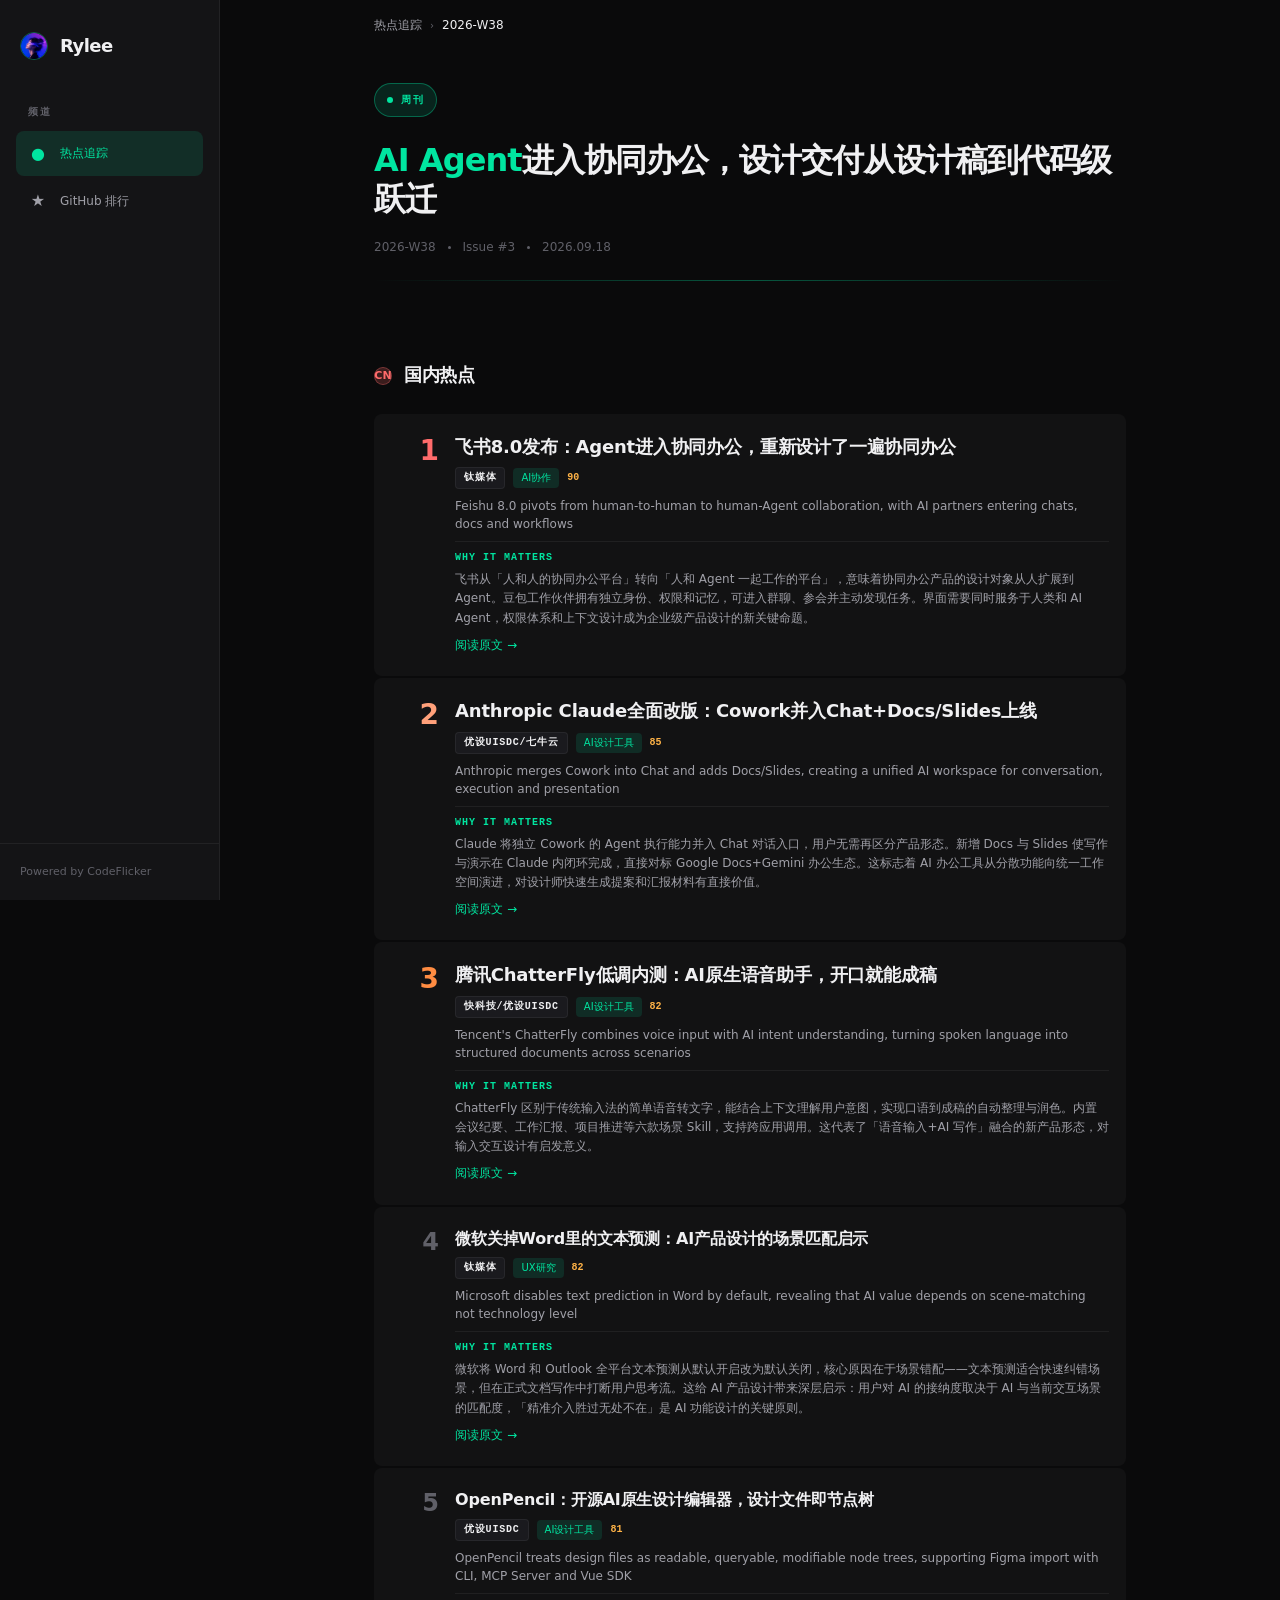
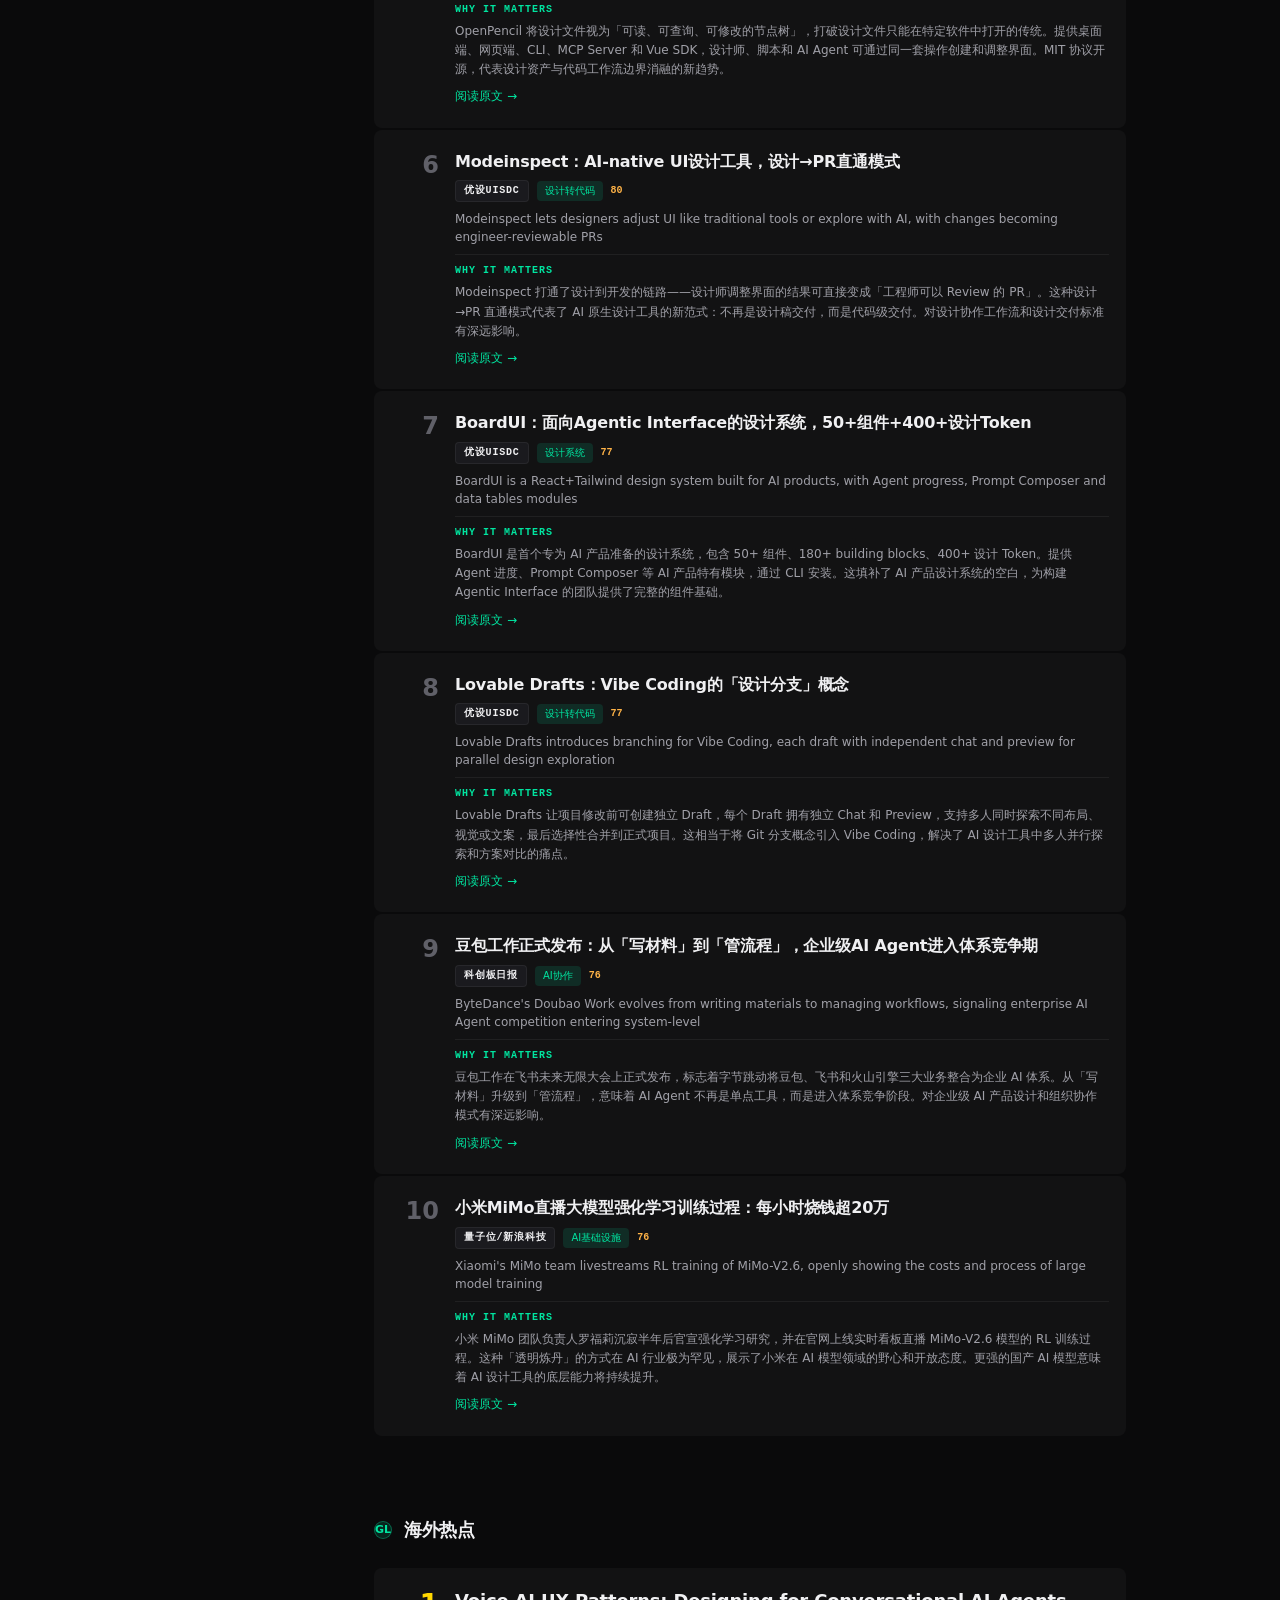
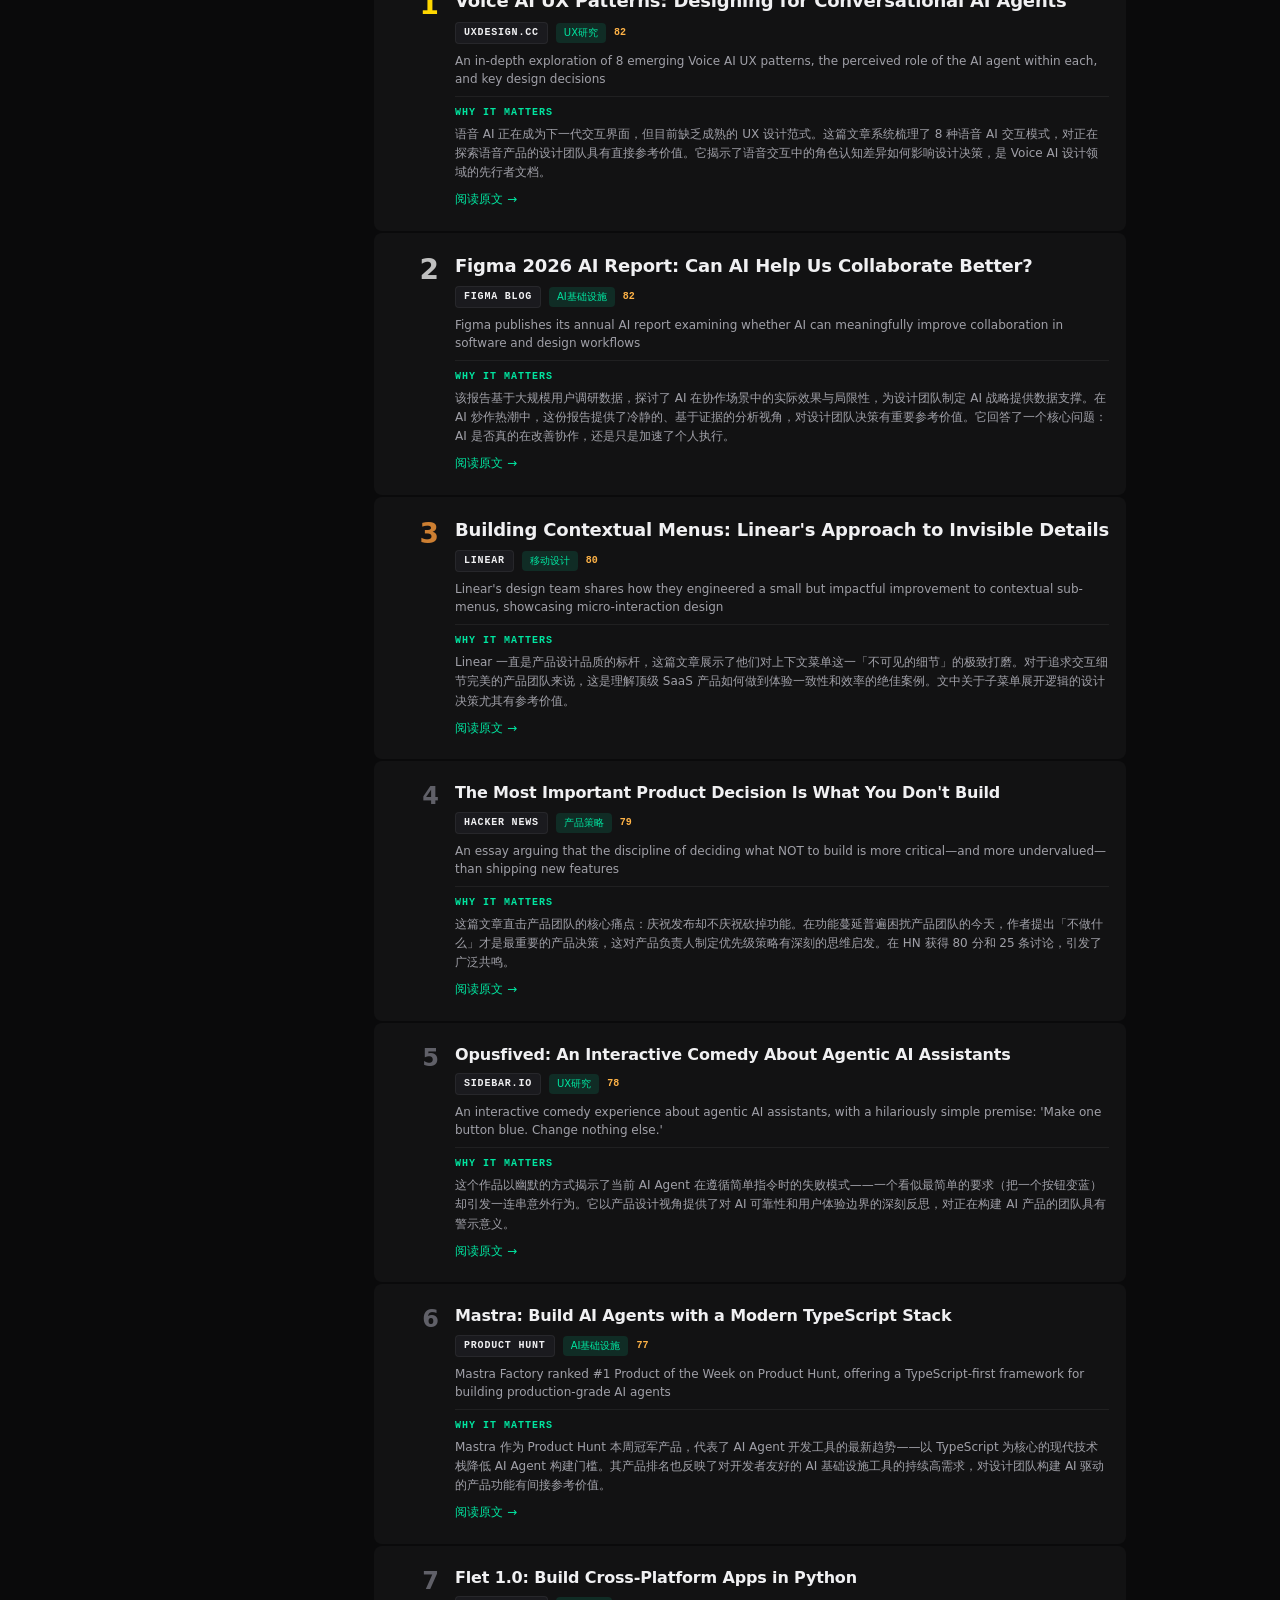
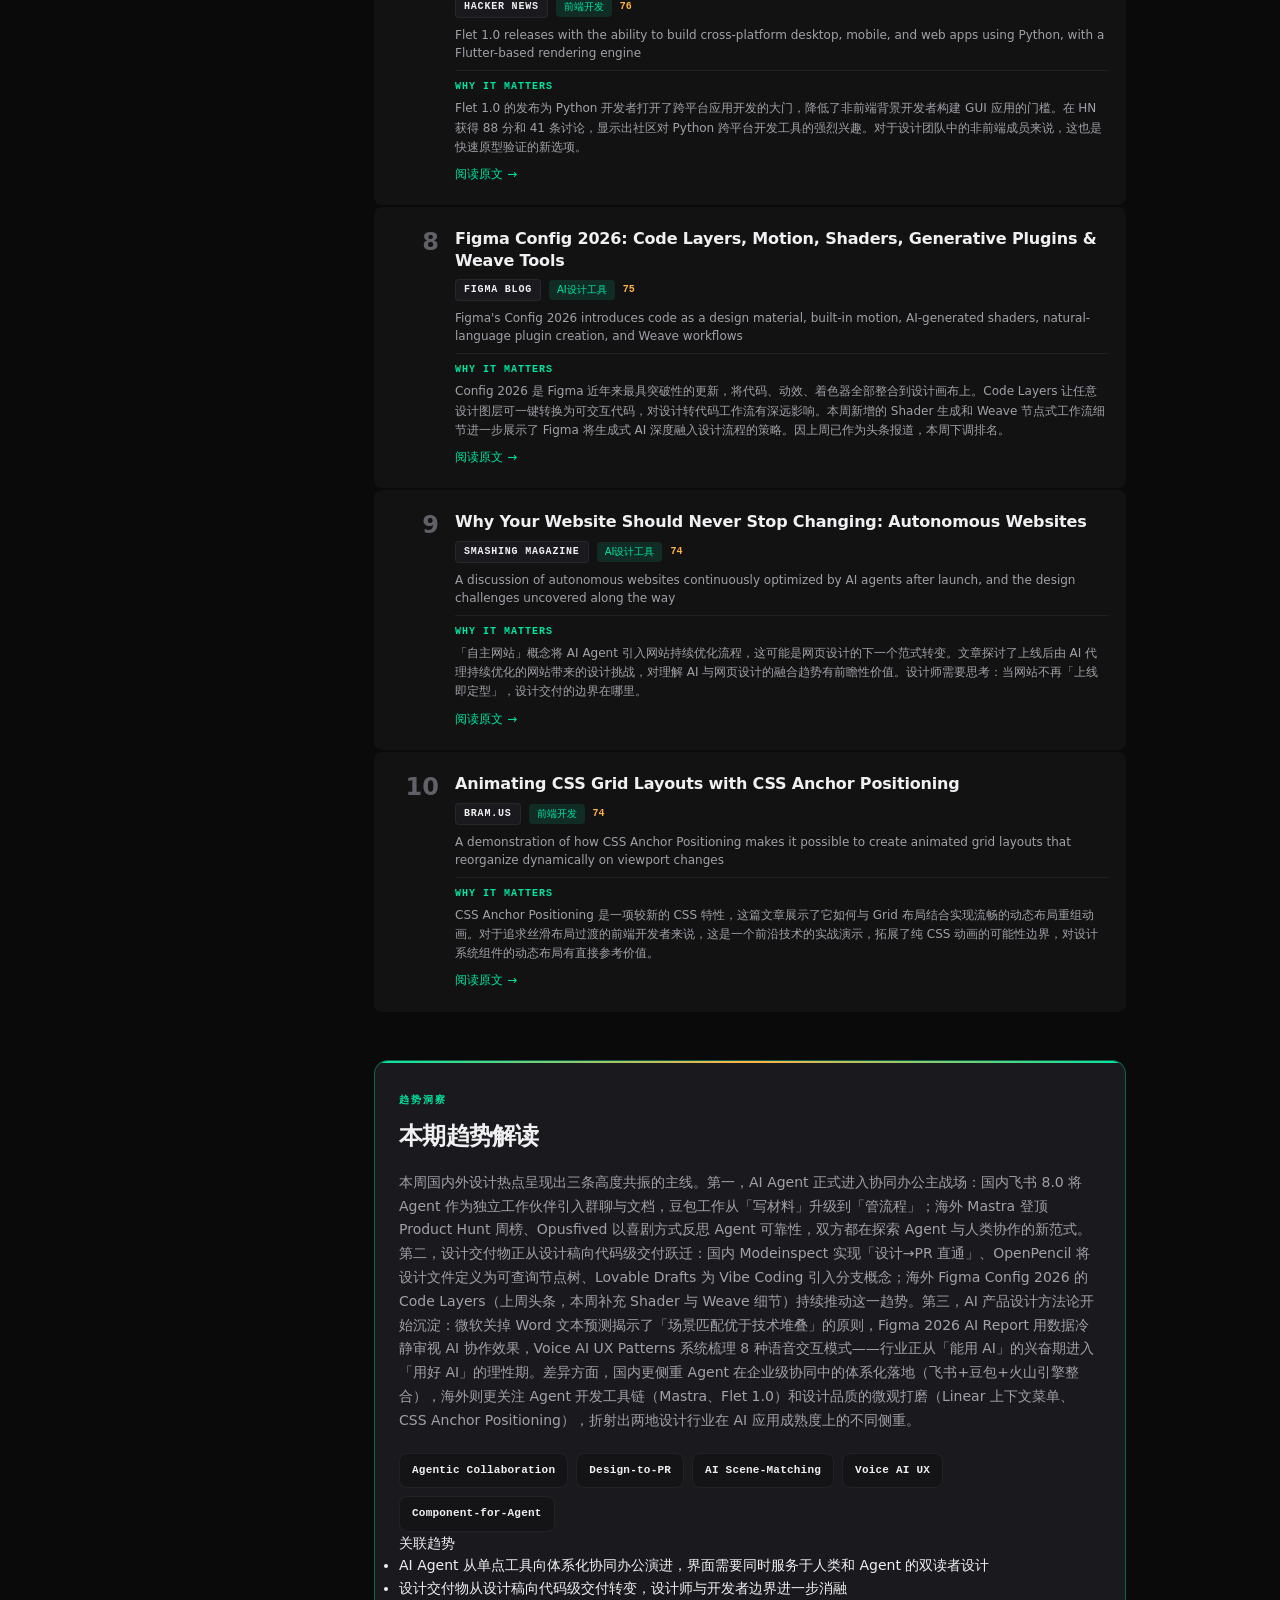
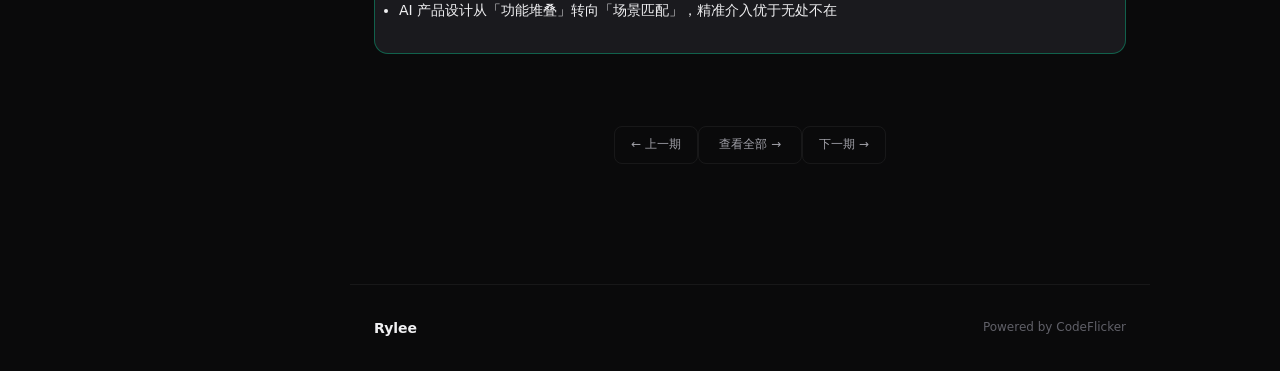
<file: week/2026-W38.html>
<!DOCTYPE html>
<html lang="zh-CN">
<head>
  <meta charset="UTF-8">
  <meta name="viewport" content="width=device-width, initial-scale=1.0">
  <title>Rylee | 2026-W38 | Issue #3</title>
  <link rel="stylesheet" href="../assets/style.css">
  <meta name="theme-color" content="#0a0a0b">
</head>
<body>
  <button class="mobile-toggle" onclick="document.querySelector('.sidebar').classList.toggle('open')" aria-label="Toggle menu">&#9776;</button>

  <aside class="sidebar">
    <a href="../" class="sidebar-brand">
      <img src="../assets/logo.png" alt="Rylee" class="logo-img" onerror="this.style.display='none';this.nextElementSibling.style.display='flex'">
      <span class="logo-fallback" style="display:none"></span>
      <span>Rylee</span>
    </a>
    <nav class="sidebar-nav">
      <div class="sidebar-section-label">频道</div>
      <a href="../" class="sidebar-link active">
        <span class="sidebar-icon">&#9679;</span>
        <span>热点追踪</span>
      </a>
      <a href="../github-ui/" class="sidebar-link">
        <span class="sidebar-icon">&#9733;</span>
        <span>GitHub 排行</span>
      </a>
    </nav>
    <div class="sidebar-footer">
      <p class="sidebar-footer-text">Powered by CodeFlicker</p>
    </div>
  </aside>

  <div class="content-wrapper">
  <main class="container">
    <nav class="breadcrumb">
      <a href="../">热点追踪</a>
      <span class="sep">&#8250;</span>
      <span class="current">2026-W38</span>
    </nav>
    <header class="hero">
      <div class="hero-badge"><span class="dot"></span> 周刊</div>
      <h1 class="hero-title"><span class="accent-word">AI Agent</span>进入协同办公，设计交付从设计稿到代码级跃迁</h1>
      <div class="hero-meta">
        <span>2026-W38</span>
        <span class="sep"></span>
        <span>Issue #3</span>
        <span class="sep"></span>
        <span>2026.09.18</span>
      </div>
    </header>

    <!-- ======== 国内热点 TOP 10 (详情) ======== -->
    <div class="region-section cn">
      <div class="region-header">
        <span class="region-icon cn">CN</span>
        <span class="region-label">国内热点</span>
      </div>
      <section class="hotspots">
        <article class="hotspot-card top-3">
          <div class="hotspot-rank">1</div>
          <div class="hotspot-content">
            <h2 class="hotspot-title"><a href="https://www.tmtpost.com/8141020.html" target="_blank" rel="noopener">飞书8.0发布：Agent进入协同办公，重新设计了一遍协同办公</a></h2>
            <div class="hotspot-meta">
              <span class="hotspot-source">钛媒体</span>
              <span class="hotspot-category">AI协作</span>
              <span class="hotspot-score">90</span>
            </div>
            <p class="hotspot-one-liner">Feishu 8.0 pivots from human-to-human to human-Agent collaboration, with AI partners entering chats, docs and workflows</p>
            <div class="hotspot-why">
              <div class="hotspot-why-label">Why it matters</div>
              <p>飞书从「人和人的协同办公平台」转向「人和 Agent 一起工作的平台」，意味着协同办公产品的设计对象从人扩展到 Agent。豆包工作伙伴拥有独立身份、权限和记忆，可进入群聊、参会并主动发现任务。界面需要同时服务于人类和 AI Agent，权限体系和上下文设计成为企业级产品设计的新关键命题。</p>
            </div>
            <a href="https://www.tmtpost.com/8141020.html" class="hotspot-link" target="_blank" rel="noopener">阅读原文 <span class="arrow">&rarr;</span></a>
          </div>
        </article>

        <article class="hotspot-card top-3">
          <div class="hotspot-rank">2</div>
          <div class="hotspot-content">
            <h2 class="hotspot-title"><a href="https://news.qiniu.com/archives/1789610481479" target="_blank" rel="noopener">Anthropic Claude全面改版：Cowork并入Chat+Docs/Slides上线</a></h2>
            <div class="hotspot-meta">
              <span class="hotspot-source">优设UISDC/七牛云</span>
              <span class="hotspot-category">AI设计工具</span>
              <span class="hotspot-score">85</span>
            </div>
            <p class="hotspot-one-liner">Anthropic merges Cowork into Chat and adds Docs/Slides, creating a unified AI workspace for conversation, execution and presentation</p>
            <div class="hotspot-why">
              <div class="hotspot-why-label">Why it matters</div>
              <p>Claude 将独立 Cowork 的 Agent 执行能力并入 Chat 对话入口，用户无需再区分产品形态。新增 Docs 与 Slides 使写作与演示在 Claude 内闭环完成，直接对标 Google Docs+Gemini 办公生态。这标志着 AI 办公工具从分散功能向统一工作空间演进，对设计师快速生成提案和汇报材料有直接价值。</p>
            </div>
            <a href="https://news.qiniu.com/archives/1789610481479" class="hotspot-link" target="_blank" rel="noopener">阅读原文 <span class="arrow">&rarr;</span></a>
          </div>
        </article>

        <article class="hotspot-card top-3">
          <div class="hotspot-rank">3</div>
          <div class="hotspot-content">
            <h2 class="hotspot-title"><a href="https://news.mydrivers.com/1/1152/1152070.htm" target="_blank" rel="noopener">腾讯ChatterFly低调内测：AI原生语音助手，开口就能成稿</a></h2>
            <div class="hotspot-meta">
              <span class="hotspot-source">快科技/优设UISDC</span>
              <span class="hotspot-category">AI设计工具</span>
              <span class="hotspot-score">82</span>
            </div>
            <p class="hotspot-one-liner">Tencent's ChatterFly combines voice input with AI intent understanding, turning spoken language into structured documents across scenarios</p>
            <div class="hotspot-why">
              <div class="hotspot-why-label">Why it matters</div>
              <p>ChatterFly 区别于传统输入法的简单语音转文字，能结合上下文理解用户意图，实现口语到成稿的自动整理与润色。内置会议纪要、工作汇报、项目推进等六款场景 Skill，支持跨应用调用。这代表了「语音输入+AI 写作」融合的新产品形态，对输入交互设计有启发意义。</p>
            </div>
            <a href="https://news.mydrivers.com/1/1152/1152070.htm" class="hotspot-link" target="_blank" rel="noopener">阅读原文 <span class="arrow">&rarr;</span></a>
          </div>
        </article>

        <article class="hotspot-card">
          <div class="hotspot-rank">4</div>
          <div class="hotspot-content">
            <h2 class="hotspot-title"><a href="https://www.tmtpost.com/agent/ai-article?id=20184" target="_blank" rel="noopener">微软关掉Word里的文本预测：AI产品设计的场景匹配启示</a></h2>
            <div class="hotspot-meta">
              <span class="hotspot-source">钛媒体</span>
              <span class="hotspot-category">UX研究</span>
              <span class="hotspot-score">82</span>
            </div>
            <p class="hotspot-one-liner">Microsoft disables text prediction in Word by default, revealing that AI value depends on scene-matching not technology level</p>
            <div class="hotspot-why">
              <div class="hotspot-why-label">Why it matters</div>
              <p>微软将 Word 和 Outlook 全平台文本预测从默认开启改为默认关闭，核心原因在于场景错配——文本预测适合快速纠错场景，但在正式文档写作中打断用户思考流。这给 AI 产品设计带来深层启示：用户对 AI 的接纳度取决于 AI 与当前交互场景的匹配度，「精准介入胜过无处不在」是 AI 功能设计的关键原则。</p>
            </div>
            <a href="https://www.tmtpost.com/agent/ai-article?id=20184" class="hotspot-link" target="_blank" rel="noopener">阅读原文 <span class="arrow">&rarr;</span></a>
          </div>
        </article>

        <article class="hotspot-card">
          <div class="hotspot-rank">5</div>
          <div class="hotspot-content">
            <h2 class="hotspot-title"><a href="https://www.uisdc.com/design-assets-weekly" target="_blank" rel="noopener">OpenPencil：开源AI原生设计编辑器，设计文件即节点树</a></h2>
            <div class="hotspot-meta">
              <span class="hotspot-source">优设UISDC</span>
              <span class="hotspot-category">AI设计工具</span>
              <span class="hotspot-score">81</span>
            </div>
            <p class="hotspot-one-liner">OpenPencil treats design files as readable, queryable, modifiable node trees, supporting Figma import with CLI, MCP Server and Vue SDK</p>
            <div class="hotspot-why">
              <div class="hotspot-why-label">Why it matters</div>
              <p>OpenPencil 将设计文件视为「可读、可查询、可修改的节点树」，打破设计文件只能在特定软件中打开的传统。提供桌面端、网页端、CLI、MCP Server 和 Vue SDK，设计师、脚本和 AI Agent 可通过同一套操作创建和调整界面。MIT 协议开源，代表设计资产与代码工作流边界消融的新趋势。</p>
            </div>
            <a href="https://www.uisdc.com/design-assets-weekly" class="hotspot-link" target="_blank" rel="noopener">阅读原文 <span class="arrow">&rarr;</span></a>
          </div>
        </article>

        <article class="hotspot-card">
          <div class="hotspot-rank">6</div>
          <div class="hotspot-content">
            <h2 class="hotspot-title"><a href="https://www.uisdc.com/foldable-iphone-weekly" target="_blank" rel="noopener">Modeinspect：AI-native UI设计工具，设计→PR直通模式</a></h2>
            <div class="hotspot-meta">
              <span class="hotspot-source">优设UISDC</span>
              <span class="hotspot-category">设计转代码</span>
              <span class="hotspot-score">80</span>
            </div>
            <p class="hotspot-one-liner">Modeinspect lets designers adjust UI like traditional tools or explore with AI, with changes becoming engineer-reviewable PRs</p>
            <div class="hotspot-why">
              <div class="hotspot-why-label">Why it matters</div>
              <p>Modeinspect 打通了设计到开发的链路——设计师调整界面的结果可直接变成「工程师可以 Review 的 PR」。这种设计→PR 直通模式代表了 AI 原生设计工具的新范式：不再是设计稿交付，而是代码级交付。对设计协作工作流和设计交付标准有深远影响。</p>
            </div>
            <a href="https://www.uisdc.com/foldable-iphone-weekly" class="hotspot-link" target="_blank" rel="noopener">阅读原文 <span class="arrow">&rarr;</span></a>
          </div>
        </article>

        <article class="hotspot-card">
          <div class="hotspot-rank">7</div>
          <div class="hotspot-content">
            <h2 class="hotspot-title"><a href="https://www.uisdc.com/design-assets-weekly" target="_blank" rel="noopener">BoardUI：面向Agentic Interface的设计系统，50+组件+400+设计Token</a></h2>
            <div class="hotspot-meta">
              <span class="hotspot-source">优设UISDC</span>
              <span class="hotspot-category">设计系统</span>
              <span class="hotspot-score">77</span>
            </div>
            <p class="hotspot-one-liner">BoardUI is a React+Tailwind design system built for AI products, with Agent progress, Prompt Composer and data tables modules</p>
            <div class="hotspot-why">
              <div class="hotspot-why-label">Why it matters</div>
              <p>BoardUI 是首个专为 AI 产品准备的设计系统，包含 50+ 组件、180+ building blocks、400+ 设计 Token。提供 Agent 进度、Prompt Composer 等 AI 产品特有模块，通过 CLI 安装。这填补了 AI 产品设计系统的空白，为构建 Agentic Interface 的团队提供了完整的组件基础。</p>
            </div>
            <a href="https://www.uisdc.com/design-assets-weekly" class="hotspot-link" target="_blank" rel="noopener">阅读原文 <span class="arrow">&rarr;</span></a>
          </div>
        </article>

        <article class="hotspot-card">
          <div class="hotspot-rank">8</div>
          <div class="hotspot-content">
            <h2 class="hotspot-title"><a href="https://www.uisdc.com/foldable-iphone-weekly" target="_blank" rel="noopener">Lovable Drafts：Vibe Coding的「设计分支」概念</a></h2>
            <div class="hotspot-meta">
              <span class="hotspot-source">优设UISDC</span>
              <span class="hotspot-category">设计转代码</span>
              <span class="hotspot-score">77</span>
            </div>
            <p class="hotspot-one-liner">Lovable Drafts introduces branching for Vibe Coding, each draft with independent chat and preview for parallel design exploration</p>
            <div class="hotspot-why">
              <div class="hotspot-why-label">Why it matters</div>
              <p>Lovable Drafts 让项目修改前可创建独立 Draft，每个 Draft 拥有独立 Chat 和 Preview，支持多人同时探索不同布局、视觉或文案，最后选择性合并到正式项目。这相当于将 Git 分支概念引入 Vibe Coding，解决了 AI 设计工具中多人并行探索和方案对比的痛点。</p>
            </div>
            <a href="https://www.uisdc.com/foldable-iphone-weekly" class="hotspot-link" target="_blank" rel="noopener">阅读原文 <span class="arrow">&rarr;</span></a>
          </div>
        </article>

        <article class="hotspot-card">
          <div class="hotspot-rank">9</div>
          <div class="hotspot-content">
            <h2 class="hotspot-title"><a href="https://m.chinastarmarket.cn/detail/2474898" target="_blank" rel="noopener">豆包工作正式发布：从「写材料」到「管流程」，企业级AI Agent进入体系竞争期</a></h2>
            <div class="hotspot-meta">
              <span class="hotspot-source">科创板日报</span>
              <span class="hotspot-category">AI协作</span>
              <span class="hotspot-score">76</span>
            </div>
            <p class="hotspot-one-liner">ByteDance's Doubao Work evolves from writing materials to managing workflows, signaling enterprise AI Agent competition entering system-level</p>
            <div class="hotspot-why">
              <div class="hotspot-why-label">Why it matters</div>
              <p>豆包工作在飞书未来无限大会上正式发布，标志着字节跳动将豆包、飞书和火山引擎三大业务整合为企业 AI 体系。从「写材料」升级到「管流程」，意味着 AI Agent 不再是单点工具，而是进入体系竞争阶段。对企业级 AI 产品设计和组织协作模式有深远影响。</p>
            </div>
            <a href="https://m.chinastarmarket.cn/detail/2474898" class="hotspot-link" target="_blank" rel="noopener">阅读原文 <span class="arrow">&rarr;</span></a>
          </div>
        </article>

        <article class="hotspot-card">
          <div class="hotspot-rank">10</div>
          <div class="hotspot-content">
            <h2 class="hotspot-title"><a href="https://www.qbitai.com/2026/09/490950.html" target="_blank" rel="noopener">小米MiMo直播大模型强化学习训练过程：每小时烧钱超20万</a></h2>
            <div class="hotspot-meta">
              <span class="hotspot-source">量子位/新浪科技</span>
              <span class="hotspot-category">AI基础设施</span>
              <span class="hotspot-score">76</span>
            </div>
            <p class="hotspot-one-liner">Xiaomi's MiMo team livestreams RL training of MiMo-V2.6, openly showing the costs and process of large model training</p>
            <div class="hotspot-why">
              <div class="hotspot-why-label">Why it matters</div>
              <p>小米 MiMo 团队负责人罗福莉沉寂半年后官宣强化学习研究，并在官网上线实时看板直播 MiMo-V2.6 模型的 RL 训练过程。这种「透明炼丹」的方式在 AI 行业极为罕见，展示了小米在 AI 模型领域的野心和开放态度。更强的国产 AI 模型意味着 AI 设计工具的底层能力将持续提升。</p>
            </div>
            <a href="https://www.qbitai.com/2026/09/490950.html" class="hotspot-link" target="_blank" rel="noopener">阅读原文 <span class="arrow">&rarr;</span></a>
          </div>
        </article>
      </section>
    </div>

    <!-- ======== 海外热点 TOP 10 (详情) ======== -->
    <div class="region-section global">
      <div class="region-header">
        <span class="region-icon global">GL</span>
        <span class="region-label">海外热点</span>
      </div>
      <section class="hotspots">
        <article class="hotspot-card top-3">
          <div class="hotspot-rank">1</div>
          <div class="hotspot-content">
            <h2 class="hotspot-title"><a href="https://uxdesign.cc/8-voice-aiux-patterns-81324c8feaa0" target="_blank" rel="noopener">Voice AI UX Patterns: Designing for Conversational AI Agents</a></h2>
            <div class="hotspot-meta">
              <span class="hotspot-source">UXDesign.cc</span>
              <span class="hotspot-category">UX研究</span>
              <span class="hotspot-score">82</span>
            </div>
            <p class="hotspot-one-liner">An in-depth exploration of 8 emerging Voice AI UX patterns, the perceived role of the AI agent within each, and key design decisions</p>
            <div class="hotspot-why">
              <div class="hotspot-why-label">Why it matters</div>
              <p>语音 AI 正在成为下一代交互界面，但目前缺乏成熟的 UX 设计范式。这篇文章系统梳理了 8 种语音 AI 交互模式，对正在探索语音产品的设计团队具有直接参考价值。它揭示了语音交互中的角色认知差异如何影响设计决策，是 Voice AI 设计领域的先行者文档。</p>
            </div>
            <a href="https://uxdesign.cc/8-voice-aiux-patterns-81324c8feaa0" class="hotspot-link" target="_blank" rel="noopener">阅读原文 <span class="arrow">&rarr;</span></a>
          </div>
        </article>

        <article class="hotspot-card top-3">
          <div class="hotspot-rank">2</div>
          <div class="hotspot-content">
            <h2 class="hotspot-title"><a href="https://www.figma.com/blog/2026-ai-report/" target="_blank" rel="noopener">Figma 2026 AI Report: Can AI Help Us Collaborate Better?</a></h2>
            <div class="hotspot-meta">
              <span class="hotspot-source">Figma Blog</span>
              <span class="hotspot-category">AI基础设施</span>
              <span class="hotspot-score">82</span>
            </div>
            <p class="hotspot-one-liner">Figma publishes its annual AI report examining whether AI can meaningfully improve collaboration in software and design workflows</p>
            <div class="hotspot-why">
              <div class="hotspot-why-label">Why it matters</div>
              <p>该报告基于大规模用户调研数据，探讨了 AI 在协作场景中的实际效果与局限性，为设计团队制定 AI 战略提供数据支撑。在 AI 炒作热潮中，这份报告提供了冷静的、基于证据的分析视角，对设计团队决策有重要参考价值。它回答了一个核心问题：AI 是否真的在改善协作，还是只是加速了个人执行。</p>
            </div>
            <a href="https://www.figma.com/blog/2026-ai-report/" class="hotspot-link" target="_blank" rel="noopener">阅读原文 <span class="arrow">&rarr;</span></a>
          </div>
        </article>

        <article class="hotspot-card top-3">
          <div class="hotspot-rank">3</div>
          <div class="hotspot-content">
            <h2 class="hotspot-title"><a href="https://linear.app/now/invisible-details" target="_blank" rel="noopener">Building Contextual Menus: Linear's Approach to Invisible Details</a></h2>
            <div class="hotspot-meta">
              <span class="hotspot-source">Linear</span>
              <span class="hotspot-category">移动设计</span>
              <span class="hotspot-score">80</span>
            </div>
            <p class="hotspot-one-liner">Linear's design team shares how they engineered a small but impactful improvement to contextual sub-menus, showcasing micro-interaction design</p>
            <div class="hotspot-why">
              <div class="hotspot-why-label">Why it matters</div>
              <p>Linear 一直是产品设计品质的标杆，这篇文章展示了他们对上下文菜单这一「不可见的细节」的极致打磨。对于追求交互细节完美的产品团队来说，这是理解顶级 SaaS 产品如何做到体验一致性和效率的绝佳案例。文中关于子菜单展开逻辑的设计决策尤其有参考价值。</p>
            </div>
            <a href="https://linear.app/now/invisible-details" class="hotspot-link" target="_blank" rel="noopener">阅读原文 <span class="arrow">&rarr;</span></a>
          </div>
        </article>

        <article class="hotspot-card">
          <div class="hotspot-rank">4</div>
          <div class="hotspot-content">
            <h2 class="hotspot-title"><a href="https://liamnugent.me" target="_blank" rel="noopener">The Most Important Product Decision Is What You Don't Build</a></h2>
            <div class="hotspot-meta">
              <span class="hotspot-source">Hacker News</span>
              <span class="hotspot-category">产品策略</span>
              <span class="hotspot-score">79</span>
            </div>
            <p class="hotspot-one-liner">An essay arguing that the discipline of deciding what NOT to build is more critical—and more undervalued—than shipping new features</p>
            <div class="hotspot-why">
              <div class="hotspot-why-label">Why it matters</div>
              <p>这篇文章直击产品团队的核心痛点：庆祝发布却不庆祝砍掉功能。在功能蔓延普遍困扰产品团队的今天，作者提出「不做什么」才是最重要的产品决策，这对产品负责人制定优先级策略有深刻的思维启发。在 HN 获得 80 分和 25 条讨论，引发了广泛共鸣。</p>
            </div>
            <a href="https://liamnugent.me" class="hotspot-link" target="_blank" rel="noopener">阅读原文 <span class="arrow">&rarr;</span></a>
          </div>
        </article>

        <article class="hotspot-card">
          <div class="hotspot-rank">5</div>
          <div class="hotspot-content">
            <h2 class="hotspot-title"><a href="https://opusfived.dev/" target="_blank" rel="noopener">Opusfived: An Interactive Comedy About Agentic AI Assistants</a></h2>
            <div class="hotspot-meta">
              <span class="hotspot-source">Sidebar.io</span>
              <span class="hotspot-category">UX研究</span>
              <span class="hotspot-score">78</span>
            </div>
            <p class="hotspot-one-liner">An interactive comedy experience about agentic AI assistants, with a hilariously simple premise: 'Make one button blue. Change nothing else.'</p>
            <div class="hotspot-why">
              <div class="hotspot-why-label">Why it matters</div>
              <p>这个作品以幽默的方式揭示了当前 AI Agent 在遵循简单指令时的失败模式——一个看似最简单的要求（把一个按钮变蓝）却引发一连串意外行为。它以产品设计视角提供了对 AI 可靠性和用户体验边界的深刻反思，对正在构建 AI 产品的团队具有警示意义。</p>
            </div>
            <a href="https://opusfived.dev/" class="hotspot-link" target="_blank" rel="noopener">阅读原文 <span class="arrow">&rarr;</span></a>
          </div>
        </article>

        <article class="hotspot-card">
          <div class="hotspot-rank">6</div>
          <div class="hotspot-content">
            <h2 class="hotspot-title"><a href="https://www.producthunt.com/products/mastra" target="_blank" rel="noopener">Mastra: Build AI Agents with a Modern TypeScript Stack</a></h2>
            <div class="hotspot-meta">
              <span class="hotspot-source">Product Hunt</span>
              <span class="hotspot-category">AI基础设施</span>
              <span class="hotspot-score">77</span>
            </div>
            <p class="hotspot-one-liner">Mastra Factory ranked #1 Product of the Week on Product Hunt, offering a TypeScript-first framework for building production-grade AI agents</p>
            <div class="hotspot-why">
              <div class="hotspot-why-label">Why it matters</div>
              <p>Mastra 作为 Product Hunt 本周冠军产品，代表了 AI Agent 开发工具的最新趋势——以 TypeScript 为核心的现代技术栈降低 AI Agent 构建门槛。其产品排名也反映了对开发者友好的 AI 基础设施工具的持续高需求，对设计团队构建 AI 驱动的产品功能有间接参考价值。</p>
            </div>
            <a href="https://www.producthunt.com/products/mastra" class="hotspot-link" target="_blank" rel="noopener">阅读原文 <span class="arrow">&rarr;</span></a>
          </div>
        </article>

        <article class="hotspot-card">
          <div class="hotspot-rank">7</div>
          <div class="hotspot-content">
            <h2 class="hotspot-title"><a href="https://flet.dev/" target="_blank" rel="noopener">Flet 1.0: Build Cross-Platform Apps in Python</a></h2>
            <div class="hotspot-meta">
              <span class="hotspot-source">Hacker News</span>
              <span class="hotspot-category">前端开发</span>
              <span class="hotspot-score">76</span>
            </div>
            <p class="hotspot-one-liner">Flet 1.0 releases with the ability to build cross-platform desktop, mobile, and web apps using Python, with a Flutter-based rendering engine</p>
            <div class="hotspot-why">
              <div class="hotspot-why-label">Why it matters</div>
              <p>Flet 1.0 的发布为 Python 开发者打开了跨平台应用开发的大门，降低了非前端背景开发者构建 GUI 应用的门槛。在 HN 获得 88 分和 41 条讨论，显示出社区对 Python 跨平台开发工具的强烈兴趣。对于设计团队中的非前端成员来说，这也是快速原型验证的新选项。</p>
            </div>
            <a href="https://flet.dev/" class="hotspot-link" target="_blank" rel="noopener">阅读原文 <span class="arrow">&rarr;</span></a>
          </div>
        </article>

        <article class="hotspot-card">
          <div class="hotspot-rank">8</div>
          <div class="hotspot-content">
            <h2 class="hotspot-title"><a href="https://www.figma.com/blog/config-2026-recap/" target="_blank" rel="noopener">Figma Config 2026: Code Layers, Motion, Shaders, Generative Plugins & Weave Tools</a></h2>
            <div class="hotspot-meta">
              <span class="hotspot-source">Figma Blog</span>
              <span class="hotspot-category">AI设计工具</span>
              <span class="hotspot-score">75</span>
            </div>
            <p class="hotspot-one-liner">Figma's Config 2026 introduces code as a design material, built-in motion, AI-generated shaders, natural-language plugin creation, and Weave workflows</p>
            <div class="hotspot-why">
              <div class="hotspot-why-label">Why it matters</div>
              <p>Config 2026 是 Figma 近年来最具突破性的更新，将代码、动效、着色器全部整合到设计画布上。Code Layers 让任意设计图层可一键转换为可交互代码，对设计转代码工作流有深远影响。本周新增的 Shader 生成和 Weave 节点式工作流细节进一步展示了 Figma 将生成式 AI 深度融入设计流程的策略。因上周已作为头条报道，本周下调排名。</p>
            </div>
            <a href="https://www.figma.com/blog/config-2026-recap/" class="hotspot-link" target="_blank" rel="noopener">阅读原文 <span class="arrow">&rarr;</span></a>
          </div>
        </article>

        <article class="hotspot-card">
          <div class="hotspot-rank">9</div>
          <div class="hotspot-content">
            <h2 class="hotspot-title"><a href="https://www.smashingmagazine.com/2026/08/why-website-should-never-stop-changing/" target="_blank" rel="noopener">Why Your Website Should Never Stop Changing: Autonomous Websites</a></h2>
            <div class="hotspot-meta">
              <span class="hotspot-source">Smashing Magazine</span>
              <span class="hotspot-category">AI设计工具</span>
              <span class="hotspot-score">74</span>
            </div>
            <p class="hotspot-one-liner">A discussion of autonomous websites continuously optimized by AI agents after launch, and the design challenges uncovered along the way</p>
            <div class="hotspot-why">
              <div class="hotspot-why-label">Why it matters</div>
              <p>「自主网站」概念将 AI Agent 引入网站持续优化流程，这可能是网页设计的下一个范式转变。文章探讨了上线后由 AI 代理持续优化的网站带来的设计挑战，对理解 AI 与网页设计的融合趋势有前瞻性价值。设计师需要思考：当网站不再「上线即定型」，设计交付的边界在哪里。</p>
            </div>
            <a href="https://www.smashingmagazine.com/2026/08/why-website-should-never-stop-changing/" class="hotspot-link" target="_blank" rel="noopener">阅读原文 <span class="arrow">&rarr;</span></a>
          </div>
        </article>

        <article class="hotspot-card">
          <div class="hotspot-rank">10</div>
          <div class="hotspot-content">
            <h2 class="hotspot-title"><a href="https://www.bram.us/2026/09/07/animating-css-grid-layouts-with-css-anchor-positioning/" target="_blank" rel="noopener">Animating CSS Grid Layouts with CSS Anchor Positioning</a></h2>
            <div class="hotspot-meta">
              <span class="hotspot-source">Bram.us</span>
              <span class="hotspot-category">前端开发</span>
              <span class="hotspot-score">74</span>
            </div>
            <p class="hotspot-one-liner">A demonstration of how CSS Anchor Positioning makes it possible to create animated grid layouts that reorganize dynamically on viewport changes</p>
            <div class="hotspot-why">
              <div class="hotspot-why-label">Why it matters</div>
              <p>CSS Anchor Positioning 是一项较新的 CSS 特性，这篇文章展示了它如何与 Grid 布局结合实现流畅的动态布局重组动画。对于追求丝滑布局过渡的前端开发者来说，这是一个前沿技术的实战演示，拓展了纯 CSS 动画的可能性边界，对设计系统组件的动态布局有直接参考价值。</p>
            </div>
            <a href="https://www.bram.us/2026/09/07/animating-css-grid-layouts-with-css-anchor-positioning/" class="hotspot-link" target="_blank" rel="noopener">阅读原文 <span class="arrow">&rarr;</span></a>
          </div>
        </article>
      </section>
    </div>

    <!-- ======== 趋势洞察 ======== -->
    <section class="trend-insight">
      <div class="trend-insight-label">趋势洞察</div>
      <h2>本期趋势解读</h2>
      <p class="trend-summary">本周国内外设计热点呈现出三条高度共振的主线。第一，AI Agent 正式进入协同办公主战场：国内飞书 8.0 将 Agent 作为独立工作伙伴引入群聊与文档，豆包工作从「写材料」升级到「管流程」；海外 Mastra 登顶 Product Hunt 周榜、Opusfived 以喜剧方式反思 Agent 可靠性，双方都在探索 Agent 与人类协作的新范式。第二，设计交付物正从设计稿向代码级交付跃迁：国内 Modeinspect 实现「设计→PR 直通」、OpenPencil 将设计文件定义为可查询节点树、Lovable Drafts 为 Vibe Coding 引入分支概念；海外 Figma Config 2026 的 Code Layers（上周头条，本周补充 Shader 与 Weave 细节）持续推动这一趋势。第三，AI 产品设计方法论开始沉淀：微软关掉 Word 文本预测揭示了「场景匹配优于技术堆叠」的原则，Figma 2026 AI Report 用数据冷静审视 AI 协作效果，Voice AI UX Patterns 系统梳理 8 种语音交互模式——行业正从「能用 AI」的兴奋期进入「用好 AI」的理性期。差异方面，国内更侧重 Agent 在企业级协同中的体系化落地（飞书+豆包+火山引擎整合），海外则更关注 Agent 开发工具链（Mastra、Flet 1.0）和设计品质的微观打磨（Linear 上下文菜单、CSS Anchor Positioning），折射出两地设计行业在 AI 应用成熟度上的不同侧重。</p>
      <div class="trend-keywords">
        <span class="keyword-tag">Agentic Collaboration</span>
        <span class="keyword-tag">Design-to-PR</span>
        <span class="keyword-tag">AI Scene-Matching</span>
        <span class="keyword-tag">Voice AI UX</span>
        <span class="keyword-tag">Component-for-Agent</span>
      </div>
      <div class="trend-related">
        <div class="trend-related-label">关联趋势</div>
        <ul class="trend-related-list">
          <li>AI Agent 从单点工具向体系化协同办公演进，界面需要同时服务于人类和 Agent 的双读者设计</li>
          <li>设计交付物从设计稿向代码级交付转变，设计师与开发者边界进一步消融</li>
          <li>AI 产品设计从「功能堆叠」转向「场景匹配」，精准介入优于无处不在</li>
        </ul>
      </div>
    </section>

    <nav class="issue-nav">
      <a href="./2026-W37.html" class="nav-prev">&larr; 上一期</a>
      <a href="../archive.html" class="nav-center">查看全部 <span class="arrow-right">&rarr;</span></a>
      <a href="./2026-W41.html" class="nav-next">下一期 &rarr;</a>
    </nav>
  </main>

  <footer class="footer">
    <div class="footer-row">
      <span class="footer-brand">Rylee</span>
      <span class="footer-text">Powered by CodeFlicker</span>
    </div>
  </footer>
  </div>
</body>
</html>
</file>
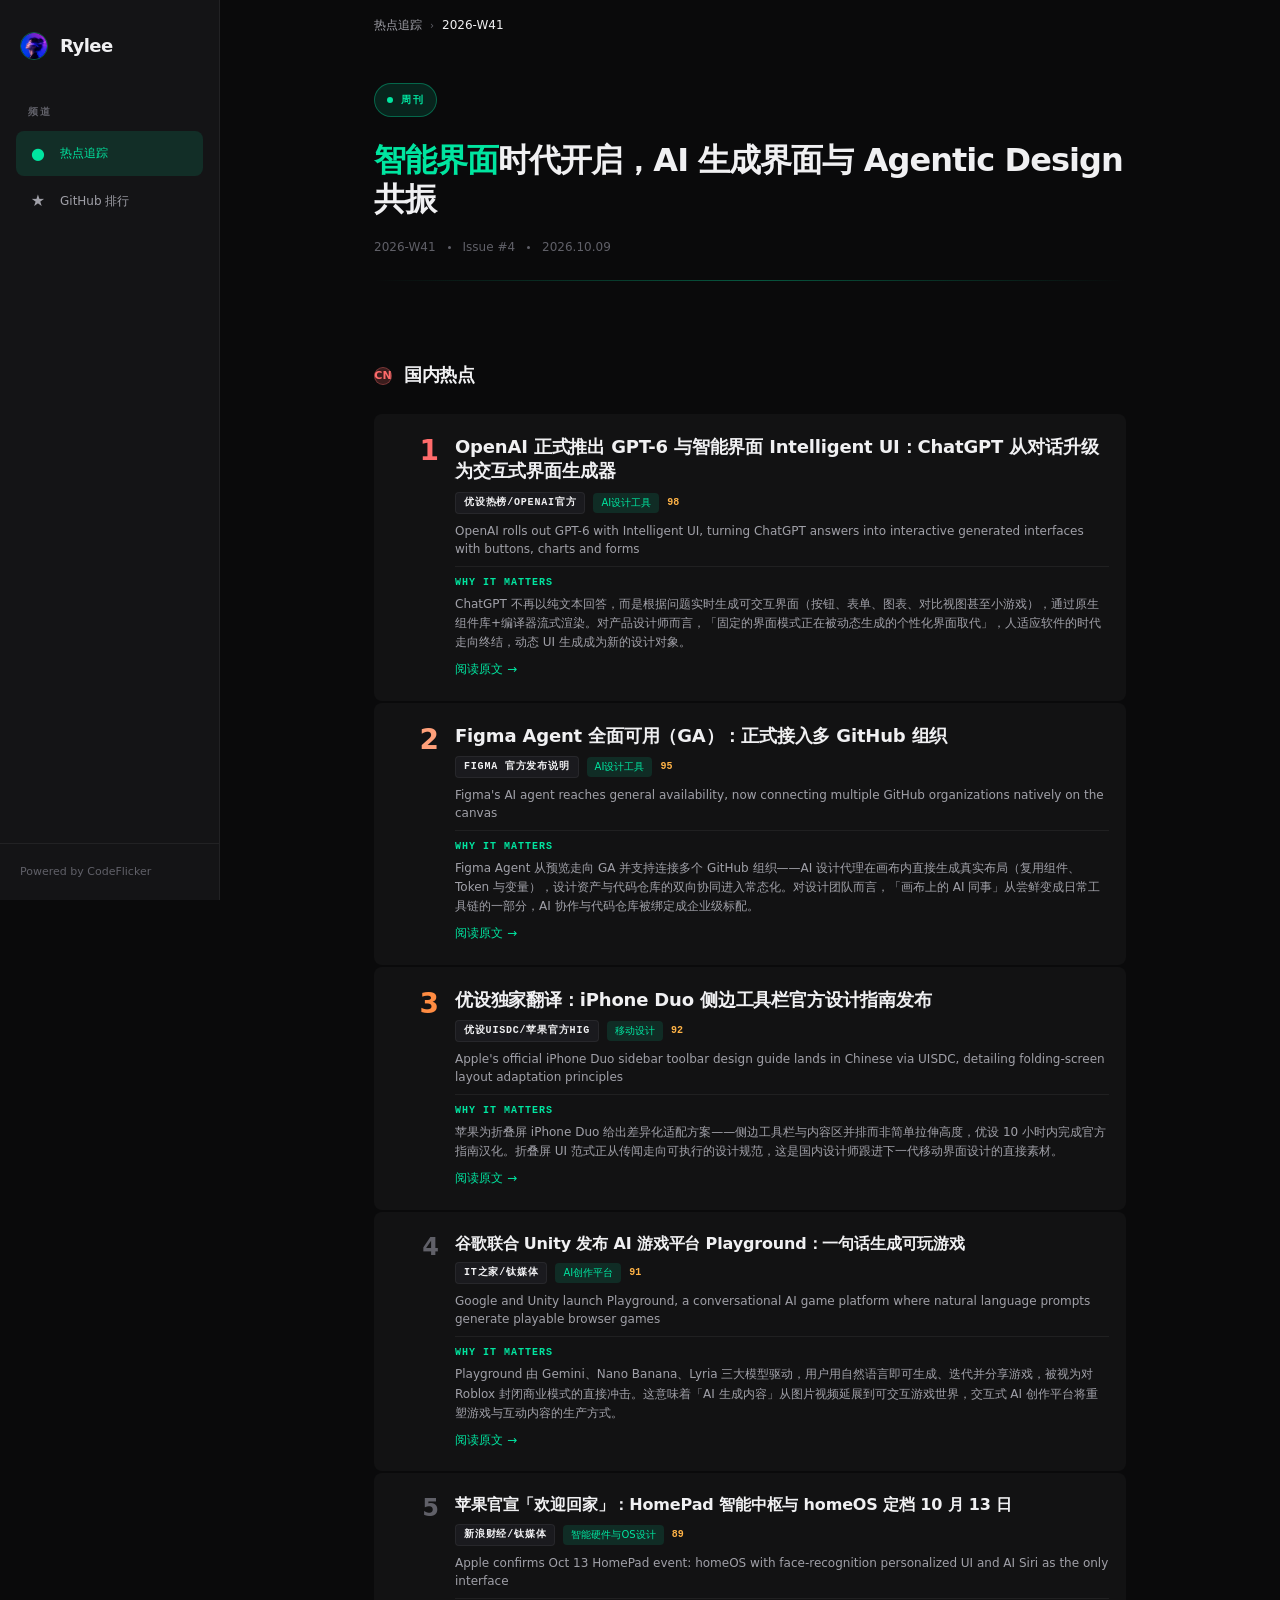
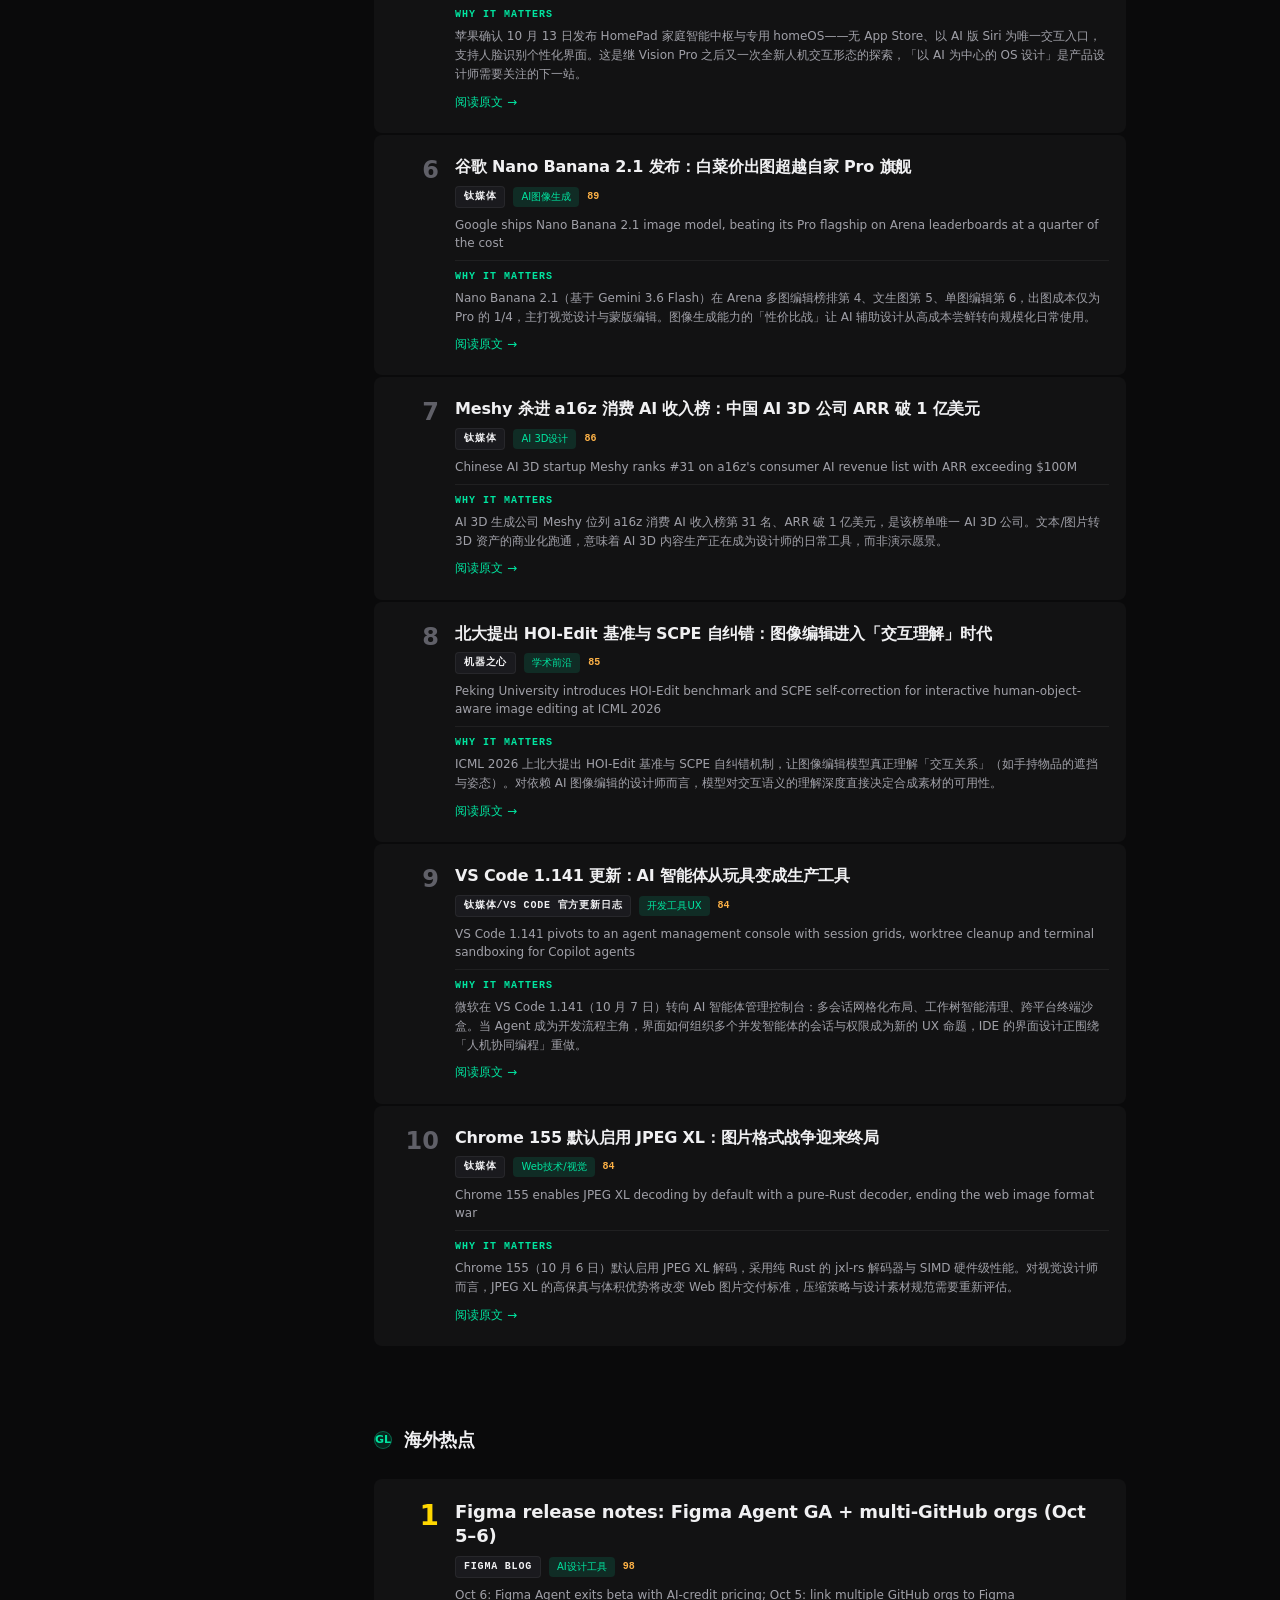
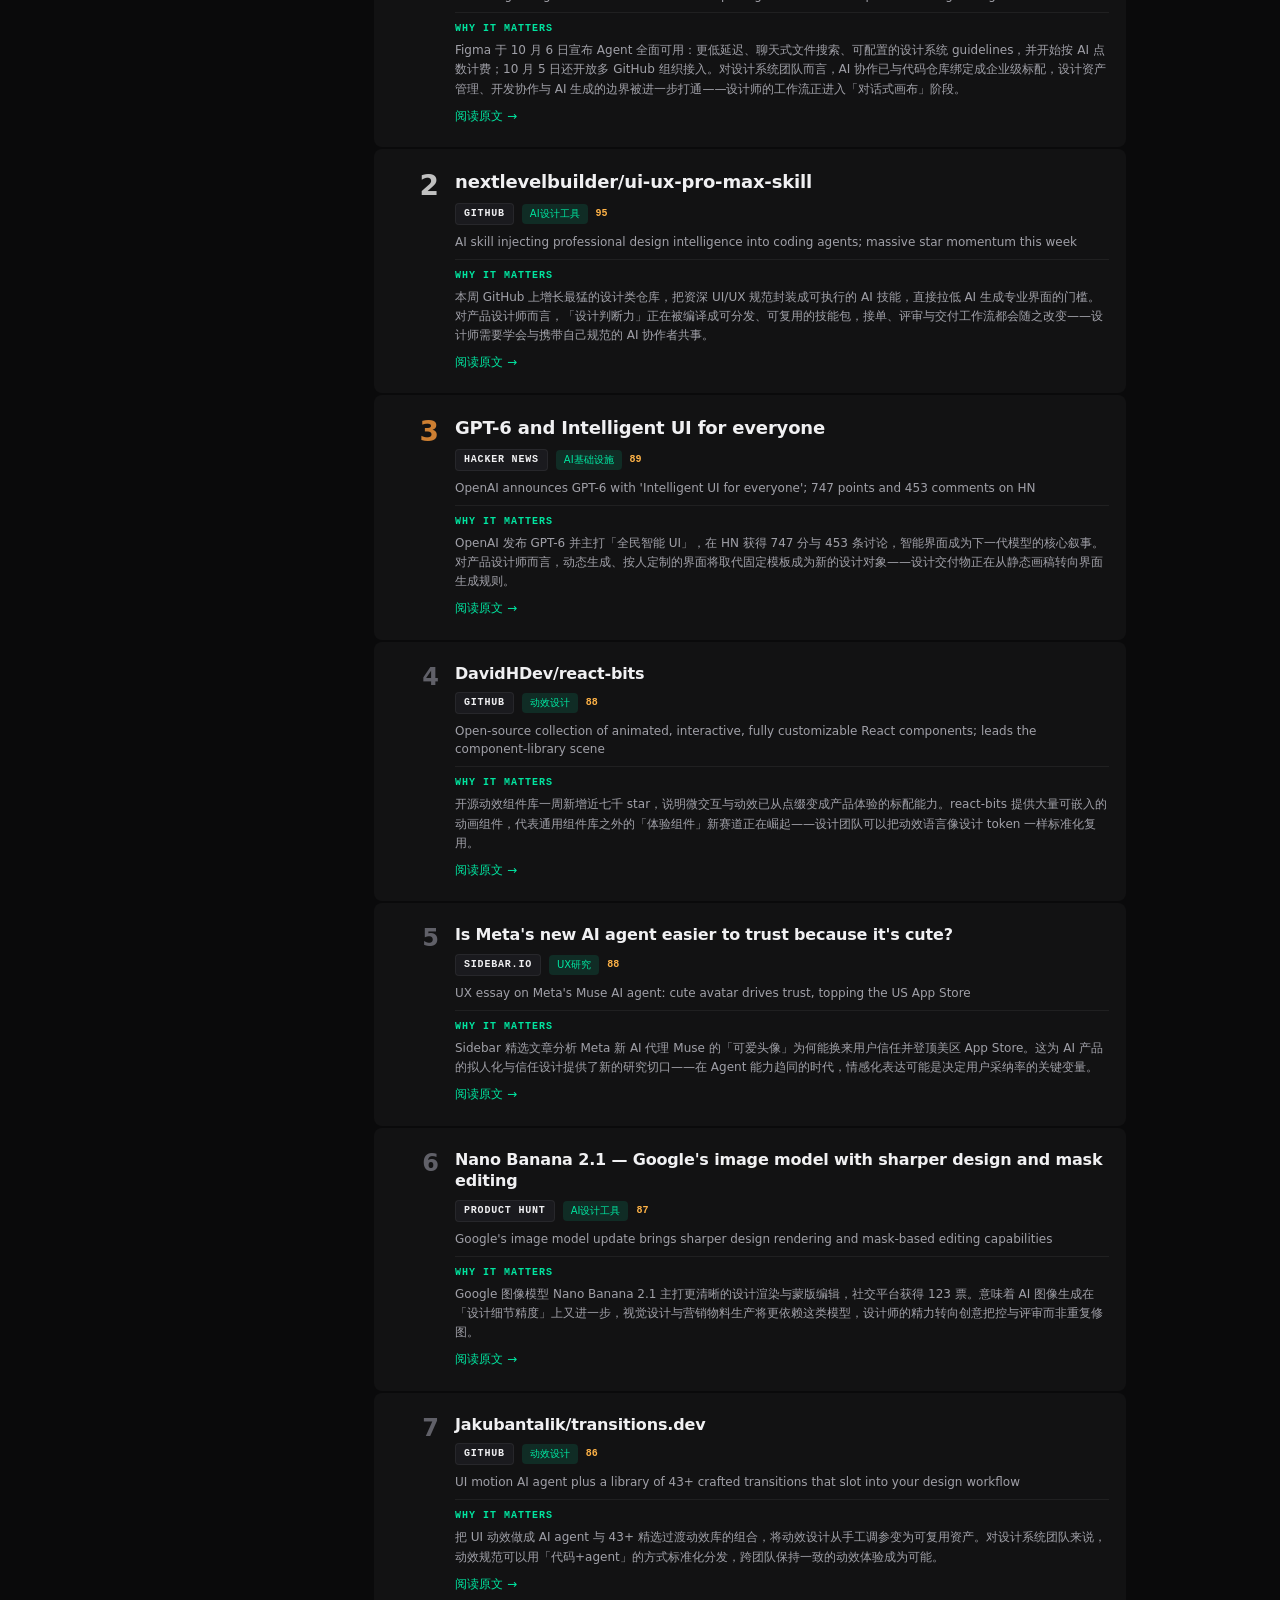
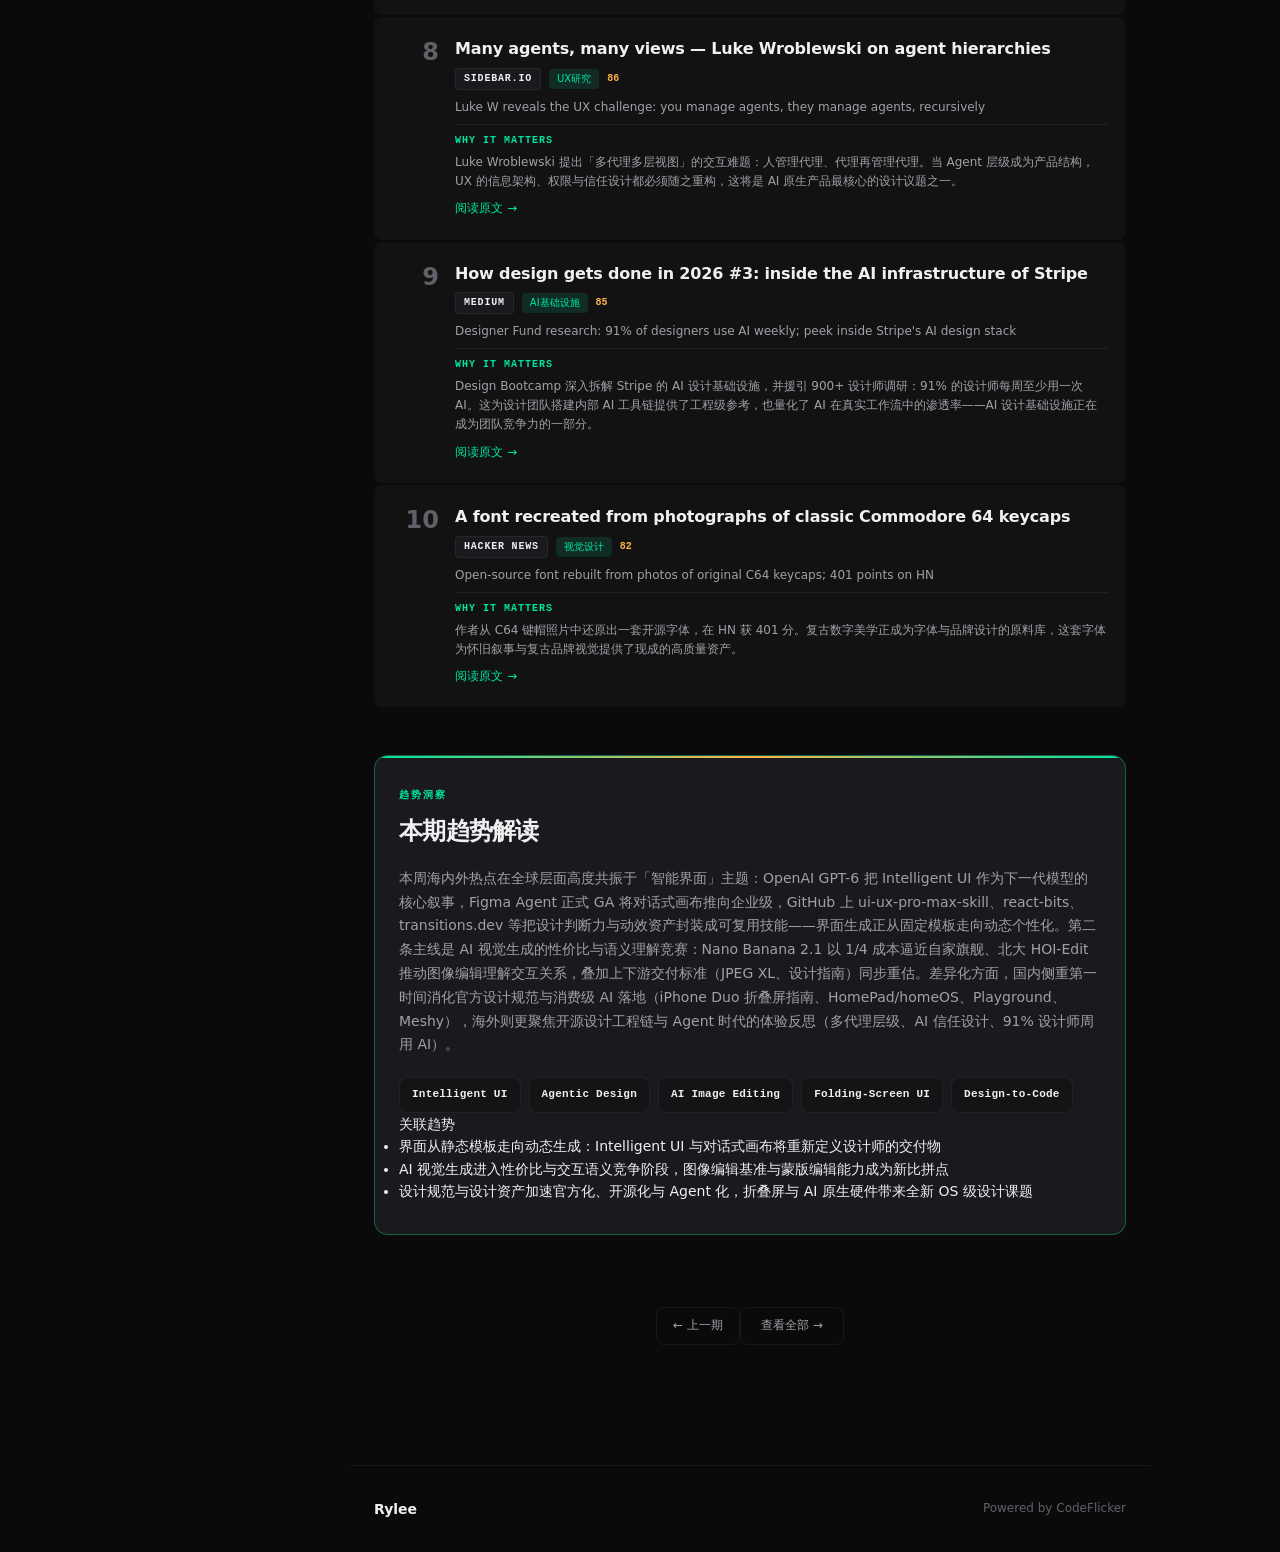
<file: week/2026-W41.html>
<!DOCTYPE html>
<html lang="zh-CN">
<head>
  <meta charset="UTF-8">
  <meta name="viewport" content="width=device-width, initial-scale=1.0">
  <title>Rylee | 2026-W41 | Issue #4</title>
  <link rel="stylesheet" href="../assets/style.css">
  <meta name="theme-color" content="#0a0a0b">
</head>
<body>
  <button class="mobile-toggle" onclick="document.querySelector('.sidebar').classList.toggle('open')" aria-label="Toggle menu">&#9776;</button>

  <aside class="sidebar">
    <a href="../" class="sidebar-brand">
      <img src="../assets/logo.png" alt="Rylee" class="logo-img" onerror="this.style.display='none';this.nextElementSibling.style.display='flex'">
      <span class="logo-fallback" style="display:none"></span>
      <span>Rylee</span>
    </a>
    <nav class="sidebar-nav">
      <div class="sidebar-section-label">频道</div>
      <a href="../" class="sidebar-link active">
        <span class="sidebar-icon">&#9679;</span>
        <span>热点追踪</span>
      </a>
      <a href="../github-ui/" class="sidebar-link">
        <span class="sidebar-icon">&#9733;</span>
        <span>GitHub 排行</span>
      </a>
    </nav>
    <div class="sidebar-footer">
      <p class="sidebar-footer-text">Powered by CodeFlicker</p>
    </div>
  </aside>

  <div class="content-wrapper">
  <main class="container">
    <nav class="breadcrumb">
      <a href="../">热点追踪</a>
      <span class="sep">&#8250;</span>
      <span class="current">2026-W41</span>
    </nav>
    <header class="hero">
      <div class="hero-badge"><span class="dot"></span> 周刊</div>
      <h1 class="hero-title"><span class="accent-word">智能界面</span>时代开启，AI 生成界面与 Agentic Design 共振</h1>
      <div class="hero-meta">
        <span>2026-W41</span>
        <span class="sep"></span>
        <span>Issue #4</span>
        <span class="sep"></span>
        <span>2026.10.09</span>
      </div>
    </header>

    <!-- ======== 国内热点 TOP 10 ======== -->
    <div class="region-section cn">
      <div class="region-header">
        <span class="region-icon cn">CN</span>
        <span class="region-label">国内热点</span>
      </div>
      <section class="hotspots">
        <article class="hotspot-card top-3">
          <div class="hotspot-rank">1</div>
          <div class="hotspot-content">
            <h2 class="hotspot-title"><a href="https://openai.com/zh-Hans-CN/index/gpt-6-for-everyone/" target="_blank" rel="noopener">OpenAI 正式推出 GPT-6 与智能界面 Intelligent UI：ChatGPT 从对话升级为交互式界面生成器</a></h2>
            <div class="hotspot-meta">
              <span class="hotspot-source">优设热榜/OpenAI官方</span>
              <span class="hotspot-category">AI设计工具</span>
              <span class="hotspot-score">98</span>
            </div>
            <p class="hotspot-one-liner">OpenAI rolls out GPT-6 with Intelligent UI, turning ChatGPT answers into interactive generated interfaces with buttons, charts and forms</p>
            <div class="hotspot-why">
              <div class="hotspot-why-label">Why it matters</div>
              <p>ChatGPT 不再以纯文本回答，而是根据问题实时生成可交互界面（按钮、表单、图表、对比视图甚至小游戏），通过原生组件库+编译器流式渲染。对产品设计师而言，「固定的界面模式正在被动态生成的个性化界面取代」，人适应软件的时代走向终结，动态 UI 生成成为新的设计对象。</p>
            </div>
            <a href="https://openai.com/zh-Hans-CN/index/gpt-6-for-everyone/" class="hotspot-link" target="_blank" rel="noopener">阅读原文 <span class="arrow">&rarr;</span></a>
          </div>
        </article>

        <article class="hotspot-card top-3">
          <div class="hotspot-rank">2</div>
          <div class="hotspot-content">
            <h2 class="hotspot-title"><a href="https://www.figma.com/release-notes/" target="_blank" rel="noopener">Figma Agent 全面可用（GA）：正式接入多 GitHub 组织</a></h2>
            <div class="hotspot-meta">
              <span class="hotspot-source">Figma 官方发布说明</span>
              <span class="hotspot-category">AI设计工具</span>
              <span class="hotspot-score">95</span>
            </div>
            <p class="hotspot-one-liner">Figma's AI agent reaches general availability, now connecting multiple GitHub organizations natively on the canvas</p>
            <div class="hotspot-why">
              <div class="hotspot-why-label">Why it matters</div>
              <p>Figma Agent 从预览走向 GA 并支持连接多个 GitHub 组织——AI 设计代理在画布内直接生成真实布局（复用组件、Token 与变量），设计资产与代码仓库的双向协同进入常态化。对设计团队而言，「画布上的 AI 同事」从尝鲜变成日常工具链的一部分，AI 协作与代码仓库被绑定成企业级标配。</p>
            </div>
            <a href="https://www.figma.com/release-notes/" class="hotspot-link" target="_blank" rel="noopener">阅读原文 <span class="arrow">&rarr;</span></a>
          </div>
        </article>

        <article class="hotspot-card top-3">
          <div class="hotspot-rank">3</div>
          <div class="hotspot-content">
            <h2 class="hotspot-title"><a href="https://www.uisdc.com/raise-the-bar-with-iphone-duo" target="_blank" rel="noopener">优设独家翻译：iPhone Duo 侧边工具栏官方设计指南发布</a></h2>
            <div class="hotspot-meta">
              <span class="hotspot-source">优设UISDC/苹果官方HIG</span>
              <span class="hotspot-category">移动设计</span>
              <span class="hotspot-score">92</span>
            </div>
            <p class="hotspot-one-liner">Apple's official iPhone Duo sidebar toolbar design guide lands in Chinese via UISDC, detailing folding-screen layout adaptation principles</p>
            <div class="hotspot-why">
              <div class="hotspot-why-label">Why it matters</div>
              <p>苹果为折叠屏 iPhone Duo 给出差异化适配方案——侧边工具栏与内容区并排而非简单拉伸高度，优设 10 小时内完成官方指南汉化。折叠屏 UI 范式正从传闻走向可执行的设计规范，这是国内设计师跟进下一代移动界面设计的直接素材。</p>
            </div>
            <a href="https://www.uisdc.com/raise-the-bar-with-iphone-duo" class="hotspot-link" target="_blank" rel="noopener">阅读原文 <span class="arrow">&rarr;</span></a>
          </div>
        </article>

        <article class="hotspot-card">
          <div class="hotspot-rank">4</div>
          <div class="hotspot-content">
            <h2 class="hotspot-title"><a href="https://www.ithome.com/1/010/289.htm" target="_blank" rel="noopener">谷歌联合 Unity 发布 AI 游戏平台 Playground：一句话生成可玩游戏</a></h2>
            <div class="hotspot-meta">
              <span class="hotspot-source">IT之家/钛媒体</span>
              <span class="hotspot-category">AI创作平台</span>
              <span class="hotspot-score">91</span>
            </div>
            <p class="hotspot-one-liner">Google and Unity launch Playground, a conversational AI game platform where natural language prompts generate playable browser games</p>
            <div class="hotspot-why">
              <div class="hotspot-why-label">Why it matters</div>
              <p>Playground 由 Gemini、Nano Banana、Lyria 三大模型驱动，用户用自然语言即可生成、迭代并分享游戏，被视为对 Roblox 封闭商业模式的直接冲击。这意味着「AI 生成内容」从图片视频延展到可交互游戏世界，交互式 AI 创作平台将重塑游戏与互动内容的生产方式。</p>
            </div>
            <a href="https://www.ithome.com/1/010/289.htm" class="hotspot-link" target="_blank" rel="noopener">阅读原文 <span class="arrow">&rarr;</span></a>
          </div>
        </article>

        <article class="hotspot-card">
          <div class="hotspot-rank">5</div>
          <div class="hotspot-content">
            <h2 class="hotspot-title"><a href="https://finance.sina.com.cn/stock/t/2026-10-09/doc-iniuquqp3113368.shtml" target="_blank" rel="noopener">苹果官宣「欢迎回家」：HomePad 智能中枢与 homeOS 定档 10 月 13 日</a></h2>
            <div class="hotspot-meta">
              <span class="hotspot-source">新浪财经/钛媒体</span>
              <span class="hotspot-category">智能硬件与OS设计</span>
              <span class="hotspot-score">89</span>
            </div>
            <p class="hotspot-one-liner">Apple confirms Oct 13 HomePad event: homeOS with face-recognition personalized UI and AI Siri as the only interface</p>
            <div class="hotspot-why">
              <div class="hotspot-why-label">Why it matters</div>
              <p>苹果确认 10 月 13 日发布 HomePad 家庭智能中枢与专用 homeOS——无 App Store、以 AI 版 Siri 为唯一交互入口，支持人脸识别个性化界面。这是继 Vision Pro 之后又一次全新人机交互形态的探索，「以 AI 为中心的 OS 设计」是产品设计师需要关注的下一站。</p>
            </div>
            <a href="https://finance.sina.com.cn/stock/t/2026-10-09/doc-iniuquqp3113368.shtml" class="hotspot-link" target="_blank" rel="noopener">阅读原文 <span class="arrow">&rarr;</span></a>
          </div>
        </article>

        <article class="hotspot-card">
          <div class="hotspot-rank">6</div>
          <div class="hotspot-content">
            <h2 class="hotspot-title"><a href="https://www.tmtpost.com/8160561.html" target="_blank" rel="noopener">谷歌 Nano Banana 2.1 发布：白菜价出图超越自家 Pro 旗舰</a></h2>
            <div class="hotspot-meta">
              <span class="hotspot-source">钛媒体</span>
              <span class="hotspot-category">AI图像生成</span>
              <span class="hotspot-score">89</span>
            </div>
            <p class="hotspot-one-liner">Google ships Nano Banana 2.1 image model, beating its Pro flagship on Arena leaderboards at a quarter of the cost</p>
            <div class="hotspot-why">
              <div class="hotspot-why-label">Why it matters</div>
              <p>Nano Banana 2.1（基于 Gemini 3.6 Flash）在 Arena 多图编辑榜排第 4、文生图第 5、单图编辑第 6，出图成本仅为 Pro 的 1/4，主打视觉设计与蒙版编辑。图像生成能力的「性价比战」让 AI 辅助设计从高成本尝鲜转向规模化日常使用。</p>
            </div>
            <a href="https://www.tmtpost.com/8160561.html" class="hotspot-link" target="_blank" rel="noopener">阅读原文 <span class="arrow">&rarr;</span></a>
          </div>
        </article>

        <article class="hotspot-card">
          <div class="hotspot-rank">7</div>
          <div class="hotspot-content">
            <h2 class="hotspot-title"><a href="https://www.tmtpost.com/8160561.html" target="_blank" rel="noopener">Meshy 杀进 a16z 消费 AI 收入榜：中国 AI 3D 公司 ARR 破 1 亿美元</a></h2>
            <div class="hotspot-meta">
              <span class="hotspot-source">钛媒体</span>
              <span class="hotspot-category">AI 3D设计</span>
              <span class="hotspot-score">86</span>
            </div>
            <p class="hotspot-one-liner">Chinese AI 3D startup Meshy ranks #31 on a16z's consumer AI revenue list with ARR exceeding $100M</p>
            <div class="hotspot-why">
              <div class="hotspot-why-label">Why it matters</div>
              <p>AI 3D 生成公司 Meshy 位列 a16z 消费 AI 收入榜第 31 名、ARR 破 1 亿美元，是该榜单唯一 AI 3D 公司。文本/图片转 3D 资产的商业化跑通，意味着 AI 3D 内容生产正在成为设计师的日常工具，而非演示愿景。</p>
            </div>
            <a href="https://www.tmtpost.com/8160561.html" class="hotspot-link" target="_blank" rel="noopener">阅读原文 <span class="arrow">&rarr;</span></a>
          </div>
        </article>

        <article class="hotspot-card">
          <div class="hotspot-rank">8</div>
          <div class="hotspot-content">
            <h2 class="hotspot-title"><a href="https://www.jiqizhixin.com/" target="_blank" rel="noopener">北大提出 HOI-Edit 基准与 SCPE 自纠错：图像编辑进入「交互理解」时代</a></h2>
            <div class="hotspot-meta">
              <span class="hotspot-source">机器之心</span>
              <span class="hotspot-category">学术前沿</span>
              <span class="hotspot-score">85</span>
            </div>
            <p class="hotspot-one-liner">Peking University introduces HOI-Edit benchmark and SCPE self-correction for interactive human-object-aware image editing at ICML 2026</p>
            <div class="hotspot-why">
              <div class="hotspot-why-label">Why it matters</div>
              <p>ICML 2026 上北大提出 HOI-Edit 基准与 SCPE 自纠错机制，让图像编辑模型真正理解「交互关系」（如手持物品的遮挡与姿态）。对依赖 AI 图像编辑的设计师而言，模型对交互语义的理解深度直接决定合成素材的可用性。</p>
            </div>
            <a href="https://www.jiqizhixin.com/" class="hotspot-link" target="_blank" rel="noopener">阅读原文 <span class="arrow">&rarr;</span></a>
          </div>
        </article>

        <article class="hotspot-card">
          <div class="hotspot-rank">9</div>
          <div class="hotspot-content">
            <h2 class="hotspot-title"><a href="https://code.visualstudio.com/updates" target="_blank" rel="noopener">VS Code 1.141 更新：AI 智能体从玩具变成生产工具</a></h2>
            <div class="hotspot-meta">
              <span class="hotspot-source">钛媒体/VS Code 官方更新日志</span>
              <span class="hotspot-category">开发工具UX</span>
              <span class="hotspot-score">84</span>
            </div>
            <p class="hotspot-one-liner">VS Code 1.141 pivots to an agent management console with session grids, worktree cleanup and terminal sandboxing for Copilot agents</p>
            <div class="hotspot-why">
              <div class="hotspot-why-label">Why it matters</div>
              <p>微软在 VS Code 1.141（10 月 7 日）转向 AI 智能体管理控制台：多会话网格化布局、工作树智能清理、跨平台终端沙盒。当 Agent 成为开发流程主角，界面如何组织多个并发智能体的会话与权限成为新的 UX 命题，IDE 的界面设计正围绕「人机协同编程」重做。</p>
            </div>
            <a href="https://code.visualstudio.com/updates" class="hotspot-link" target="_blank" rel="noopener">阅读原文 <span class="arrow">&rarr;</span></a>
          </div>
        </article>

        <article class="hotspot-card">
          <div class="hotspot-rank">10</div>
          <div class="hotspot-content">
            <h2 class="hotspot-title"><a href="https://www.tmtpost.com/8160561.html" target="_blank" rel="noopener">Chrome 155 默认启用 JPEG XL：图片格式战争迎来终局</a></h2>
            <div class="hotspot-meta">
              <span class="hotspot-source">钛媒体</span>
              <span class="hotspot-category">Web技术/视觉</span>
              <span class="hotspot-score">84</span>
            </div>
            <p class="hotspot-one-liner">Chrome 155 enables JPEG XL decoding by default with a pure-Rust decoder, ending the web image format war</p>
            <div class="hotspot-why">
              <div class="hotspot-why-label">Why it matters</div>
              <p>Chrome 155（10 月 6 日）默认启用 JPEG XL 解码，采用纯 Rust 的 jxl-rs 解码器与 SIMD 硬件级性能。对视觉设计师而言，JPEG XL 的高保真与体积优势将改变 Web 图片交付标准，压缩策略与设计素材规范需要重新评估。</p>
            </div>
            <a href="https://www.tmtpost.com/8160561.html" class="hotspot-link" target="_blank" rel="noopener">阅读原文 <span class="arrow">&rarr;</span></a>
          </div>
        </article>
      </section>
    </div>

    <!-- ======== 海外热点 TOP 10 ======== -->
    <div class="region-section global">
      <div class="region-header">
        <span class="region-icon global">GL</span>
        <span class="region-label">海外热点</span>
      </div>
      <section class="hotspots">
        <article class="hotspot-card top-3">
          <div class="hotspot-rank">1</div>
          <div class="hotspot-content">
            <h2 class="hotspot-title"><a href="https://www.figma.com/release-notes/" target="_blank" rel="noopener">Figma release notes: Figma Agent GA + multi-GitHub orgs (Oct 5–6)</a></h2>
            <div class="hotspot-meta">
              <span class="hotspot-source">Figma Blog</span>
              <span class="hotspot-category">AI设计工具</span>
              <span class="hotspot-score">98</span>
            </div>
            <p class="hotspot-one-liner">Oct 6: Figma Agent exits beta with AI-credit pricing; Oct 5: link multiple GitHub orgs to Figma</p>
            <div class="hotspot-why">
              <div class="hotspot-why-label">Why it matters</div>
              <p>Figma 于 10 月 6 日宣布 Agent 全面可用：更低延迟、聊天式文件搜索、可配置的设计系统 guidelines，并开始按 AI 点数计费；10 月 5 日还开放多 GitHub 组织接入。对设计系统团队而言，AI 协作已与代码仓库绑定成企业级标配，设计资产管理、开发协作与 AI 生成的边界被进一步打通——设计师的工作流正进入「对话式画布」阶段。</p>
            </div>
            <a href="https://www.figma.com/release-notes/" class="hotspot-link" target="_blank" rel="noopener">阅读原文 <span class="arrow">&rarr;</span></a>
          </div>
        </article>

        <article class="hotspot-card top-3">
          <div class="hotspot-rank">2</div>
          <div class="hotspot-content">
            <h2 class="hotspot-title"><a href="https://github.com/nextlevelbuilder/ui-ux-pro-max-skill" target="_blank" rel="noopener">nextlevelbuilder/ui-ux-pro-max-skill</a></h2>
            <div class="hotspot-meta">
              <span class="hotspot-source">GitHub</span>
              <span class="hotspot-category">AI设计工具</span>
              <span class="hotspot-score">95</span>
            </div>
            <p class="hotspot-one-liner">AI skill injecting professional design intelligence into coding agents; massive star momentum this week</p>
            <div class="hotspot-why">
              <div class="hotspot-why-label">Why it matters</div>
              <p>本周 GitHub 上增长最猛的设计类仓库，把资深 UI/UX 规范封装成可执行的 AI 技能，直接拉低 AI 生成专业界面的门槛。对产品设计师而言，「设计判断力」正在被编译成可分发、可复用的技能包，接单、评审与交付工作流都会随之改变——设计师需要学会与携带自己规范的 AI 协作者共事。</p>
            </div>
            <a href="https://github.com/nextlevelbuilder/ui-ux-pro-max-skill" class="hotspot-link" target="_blank" rel="noopener">阅读原文 <span class="arrow">&rarr;</span></a>
          </div>
        </article>

        <article class="hotspot-card top-3">
          <div class="hotspot-rank">3</div>
          <div class="hotspot-content">
            <h2 class="hotspot-title"><a href="https://news.ycombinator.com/item?id=49996425" target="_blank" rel="noopener">GPT-6 and Intelligent UI for everyone</a></h2>
            <div class="hotspot-meta">
              <span class="hotspot-source">Hacker News</span>
              <span class="hotspot-category">AI基础设施</span>
              <span class="hotspot-score">89</span>
            </div>
            <p class="hotspot-one-liner">OpenAI announces GPT-6 with 'Intelligent UI for everyone'; 747 points and 453 comments on HN</p>
            <div class="hotspot-why">
              <div class="hotspot-why-label">Why it matters</div>
              <p>OpenAI 发布 GPT-6 并主打「全民智能 UI」，在 HN 获得 747 分与 453 条讨论，智能界面成为下一代模型的核心叙事。对产品设计师而言，动态生成、按人定制的界面将取代固定模板成为新的设计对象——设计交付物正在从静态画稿转向界面生成规则。</p>
            </div>
            <a href="https://news.ycombinator.com/item?id=49996425" class="hotspot-link" target="_blank" rel="noopener">阅读原文 <span class="arrow">&rarr;</span></a>
          </div>
        </article>

        <article class="hotspot-card">
          <div class="hotspot-rank">4</div>
          <div class="hotspot-content">
            <h2 class="hotspot-title"><a href="https://github.com/DavidHDev/react-bits" target="_blank" rel="noopener">DavidHDev/react-bits</a></h2>
            <div class="hotspot-meta">
              <span class="hotspot-source">GitHub</span>
              <span class="hotspot-category">动效设计</span>
              <span class="hotspot-score">88</span>
            </div>
            <p class="hotspot-one-liner">Open-source collection of animated, interactive, fully customizable React components; leads the component-library scene</p>
            <div class="hotspot-why">
              <div class="hotspot-why-label">Why it matters</div>
              <p>开源动效组件库一周新增近七千 star，说明微交互与动效已从点缀变成产品体验的标配能力。react-bits 提供大量可嵌入的动画组件，代表通用组件库之外的「体验组件」新赛道正在崛起——设计团队可以把动效语言像设计 token 一样标准化复用。</p>
            </div>
            <a href="https://github.com/DavidHDev/react-bits" class="hotspot-link" target="_blank" rel="noopener">阅读原文 <span class="arrow">&rarr;</span></a>
          </div>
        </article>

        <article class="hotspot-card">
          <div class="hotspot-rank">5</div>
          <div class="hotspot-content">
            <h2 class="hotspot-title"><a href="https://uxdesign.cc/is-metas-new-ai-agent-easier-to-trust-because-its-cute-c8de13aefc6f" target="_blank" rel="noopener">Is Meta's new AI agent easier to trust because it's cute?</a></h2>
            <div class="hotspot-meta">
              <span class="hotspot-source">Sidebar.io</span>
              <span class="hotspot-category">UX研究</span>
              <span class="hotspot-score">88</span>
            </div>
            <p class="hotspot-one-liner">UX essay on Meta's Muse AI agent: cute avatar drives trust, topping the US App Store</p>
            <div class="hotspot-why">
              <div class="hotspot-why-label">Why it matters</div>
              <p>Sidebar 精选文章分析 Meta 新 AI 代理 Muse 的「可爱头像」为何能换来用户信任并登顶美区 App Store。这为 AI 产品的拟人化与信任设计提供了新的研究切口——在 Agent 能力趋同的时代，情感化表达可能是决定用户采纳率的关键变量。</p>
            </div>
            <a href="https://uxdesign.cc/is-metas-new-ai-agent-easier-to-trust-because-its-cute-c8de13aefc6f" class="hotspot-link" target="_blank" rel="noopener">阅读原文 <span class="arrow">&rarr;</span></a>
          </div>
        </article>

        <article class="hotspot-card">
          <div class="hotspot-rank">6</div>
          <div class="hotspot-content">
            <h2 class="hotspot-title"><a href="https://www.producthunt.com/products/nano-banana-2-1" target="_blank" rel="noopener">Nano Banana 2.1 — Google's image model with sharper design and mask editing</a></h2>
            <div class="hotspot-meta">
              <span class="hotspot-source">Product Hunt</span>
              <span class="hotspot-category">AI设计工具</span>
              <span class="hotspot-score">87</span>
            </div>
            <p class="hotspot-one-liner">Google's image model update brings sharper design rendering and mask-based editing capabilities</p>
            <div class="hotspot-why">
              <div class="hotspot-why-label">Why it matters</div>
              <p>Google 图像模型 Nano Banana 2.1 主打更清晰的设计渲染与蒙版编辑，社交平台获得 123 票。意味着 AI 图像生成在「设计细节精度」上又进一步，视觉设计与营销物料生产将更依赖这类模型，设计师的精力转向创意把控与评审而非重复修图。</p>
            </div>
            <a href="https://www.producthunt.com/products/nano-banana-2-1" class="hotspot-link" target="_blank" rel="noopener">阅读原文 <span class="arrow">&rarr;</span></a>
          </div>
        </article>

        <article class="hotspot-card">
          <div class="hotspot-rank">7</div>
          <div class="hotspot-content">
            <h2 class="hotspot-title"><a href="https://github.com/Jakubantalik/transitions.dev" target="_blank" rel="noopener">Jakubantalik/transitions.dev</a></h2>
            <div class="hotspot-meta">
              <span class="hotspot-source">GitHub</span>
              <span class="hotspot-category">动效设计</span>
              <span class="hotspot-score">86</span>
            </div>
            <p class="hotspot-one-liner">UI motion AI agent plus a library of 43+ crafted transitions that slot into your design workflow</p>
            <div class="hotspot-why">
              <div class="hotspot-why-label">Why it matters</div>
              <p>把 UI 动效做成 AI agent 与 43+ 精选过渡动效库的组合，将动效设计从手工调参变为可复用资产。对设计系统团队来说，动效规范可以用「代码+agent」的方式标准化分发，跨团队保持一致的动效体验成为可能。</p>
            </div>
            <a href="https://github.com/Jakubantalik/transitions.dev" class="hotspot-link" target="_blank" rel="noopener">阅读原文 <span class="arrow">&rarr;</span></a>
          </div>
        </article>

        <article class="hotspot-card">
          <div class="hotspot-rank">8</div>
          <div class="hotspot-content">
            <h2 class="hotspot-title"><a href="https://www.lukew.com/ff/2165/many-agents-many-views" target="_blank" rel="noopener">Many agents, many views — Luke Wroblewski on agent hierarchies</a></h2>
            <div class="hotspot-meta">
              <span class="hotspot-source">Sidebar.io</span>
              <span class="hotspot-category">UX研究</span>
              <span class="hotspot-score">86</span>
            </div>
            <p class="hotspot-one-liner">Luke W reveals the UX challenge: you manage agents, they manage agents, recursively</p>
            <div class="hotspot-why">
              <div class="hotspot-why-label">Why it matters</div>
              <p>Luke Wroblewski 提出「多代理多层视图」的交互难题：人管理代理、代理再管理代理。当 Agent 层级成为产品结构，UX 的信息架构、权限与信任设计都必须随之重构，这将是 AI 原生产品最核心的设计议题之一。</p>
            </div>
            <a href="https://www.lukew.com/ff/2165/many-agents-many-views" class="hotspot-link" target="_blank" rel="noopener">阅读原文 <span class="arrow">&rarr;</span></a>
          </div>
        </article>

        <article class="hotspot-card">
          <div class="hotspot-rank">9</div>
          <div class="hotspot-content">
            <h2 class="hotspot-title"><a href="https://medium.com/design-bootcamp/how-design-gets-done-in-2026-part-3-inside-the-ai-infrastructure-of-stripe-fin-formerly-33bf173dd795" target="_blank" rel="noopener">How design gets done in 2026 #3: inside the AI infrastructure of Stripe</a></h2>
            <div class="hotspot-meta">
              <span class="hotspot-source">Medium</span>
              <span class="hotspot-category">AI基础设施</span>
              <span class="hotspot-score">85</span>
            </div>
            <p class="hotspot-one-liner">Designer Fund research: 91% of designers use AI weekly; peek inside Stripe's AI design stack</p>
            <div class="hotspot-why">
              <div class="hotspot-why-label">Why it matters</div>
              <p>Design Bootcamp 深入拆解 Stripe 的 AI 设计基础设施，并援引 900+ 设计师调研：91% 的设计师每周至少用一次 AI。这为设计团队搭建内部 AI 工具链提供了工程级参考，也量化了 AI 在真实工作流中的渗透率——AI 设计基础设施正在成为团队竞争力的一部分。</p>
            </div>
            <a href="https://medium.com/design-bootcamp/how-design-gets-done-in-2026-part-3-inside-the-ai-infrastructure-of-stripe-fin-formerly-33bf173dd795" class="hotspot-link" target="_blank" rel="noopener">阅读原文 <span class="arrow">&rarr;</span></a>
          </div>
        </article>

        <article class="hotspot-card">
          <div class="hotspot-rank">10</div>
          <div class="hotspot-content">
            <h2 class="hotspot-title"><a href="https://news.ycombinator.com/item?id=49990224" target="_blank" rel="noopener">A font recreated from photographs of classic Commodore 64 keycaps</a></h2>
            <div class="hotspot-meta">
              <span class="hotspot-source">Hacker News</span>
              <span class="hotspot-category">视觉设计</span>
              <span class="hotspot-score">82</span>
            </div>
            <p class="hotspot-one-liner">Open-source font rebuilt from photos of original C64 keycaps; 401 points on HN</p>
            <div class="hotspot-why">
              <div class="hotspot-why-label">Why it matters</div>
              <p>作者从 C64 键帽照片中还原出一套开源字体，在 HN 获 401 分。复古数字美学正成为字体与品牌设计的原料库，这套字体为怀旧叙事与复古品牌视觉提供了现成的高质量资产。</p>
            </div>
            <a href="https://news.ycombinator.com/item?id=49990224" class="hotspot-link" target="_blank" rel="noopener">阅读原文 <span class="arrow">&rarr;</span></a>
          </div>
        </article>
      </section>
    </div>

    <!-- ======== 趋势洞察 ======== -->
    <section class="trend-insight">
      <div class="trend-insight-label">趋势洞察</div>
      <h2>本期趋势解读</h2>
      <p class="trend-summary">本周海内外热点在全球层面高度共振于「智能界面」主题：OpenAI GPT-6 把 Intelligent UI 作为下一代模型的核心叙事，Figma Agent 正式 GA 将对话式画布推向企业级，GitHub 上 ui-ux-pro-max-skill、react-bits、transitions.dev 等把设计判断力与动效资产封装成可复用技能——界面生成正从固定模板走向动态个性化。第二条主线是 AI 视觉生成的性价比与语义理解竞赛：Nano Banana 2.1 以 1/4 成本逼近自家旗舰、北大 HOI-Edit 推动图像编辑理解交互关系，叠加上下游交付标准（JPEG XL、设计指南）同步重估。差异化方面，国内侧重第一时间消化官方设计规范与消费级 AI 落地（iPhone Duo 折叠屏指南、HomePad/homeOS、Playground、Meshy），海外则更聚焦开源设计工程链与 Agent 时代的体验反思（多代理层级、AI 信任设计、91% 设计师周用 AI）。</p>
      <div class="trend-keywords">
        <span class="keyword-tag">Intelligent UI</span>
        <span class="keyword-tag">Agentic Design</span>
        <span class="keyword-tag">AI Image Editing</span>
        <span class="keyword-tag">Folding-Screen UI</span>
        <span class="keyword-tag">Design-to-Code</span>
      </div>
      <div class="trend-related">
        <div class="trend-related-label">关联趋势</div>
        <ul class="trend-related-list">
          <li>界面从静态模板走向动态生成：Intelligent UI 与对话式画布将重新定义设计师的交付物</li>
          <li>AI 视觉生成进入性价比与交互语义竞争阶段，图像编辑基准与蒙版编辑能力成为新比拼点</li>
          <li>设计规范与设计资产加速官方化、开源化与 Agent 化，折叠屏与 AI 原生硬件带来全新 OS 级设计课题</li>
        </ul>
      </div>
    </section>

    <nav class="issue-nav">
      <a href="./2026-W38.html" class="nav-prev">&larr; 上一期</a>
      <a href="../archive.html" class="nav-center">查看全部 <span class="arrow-right">&rarr;</span></a>
      <span class="nav-next-placeholder"></span>
    </nav>
  </main>

  <footer class="footer">
    <div class="footer-row">
      <span class="footer-brand">Rylee</span>
      <span class="footer-text">Powered by CodeFlicker</span>
    </div>
  </footer>
  </div>

</body>
</html>
</file>
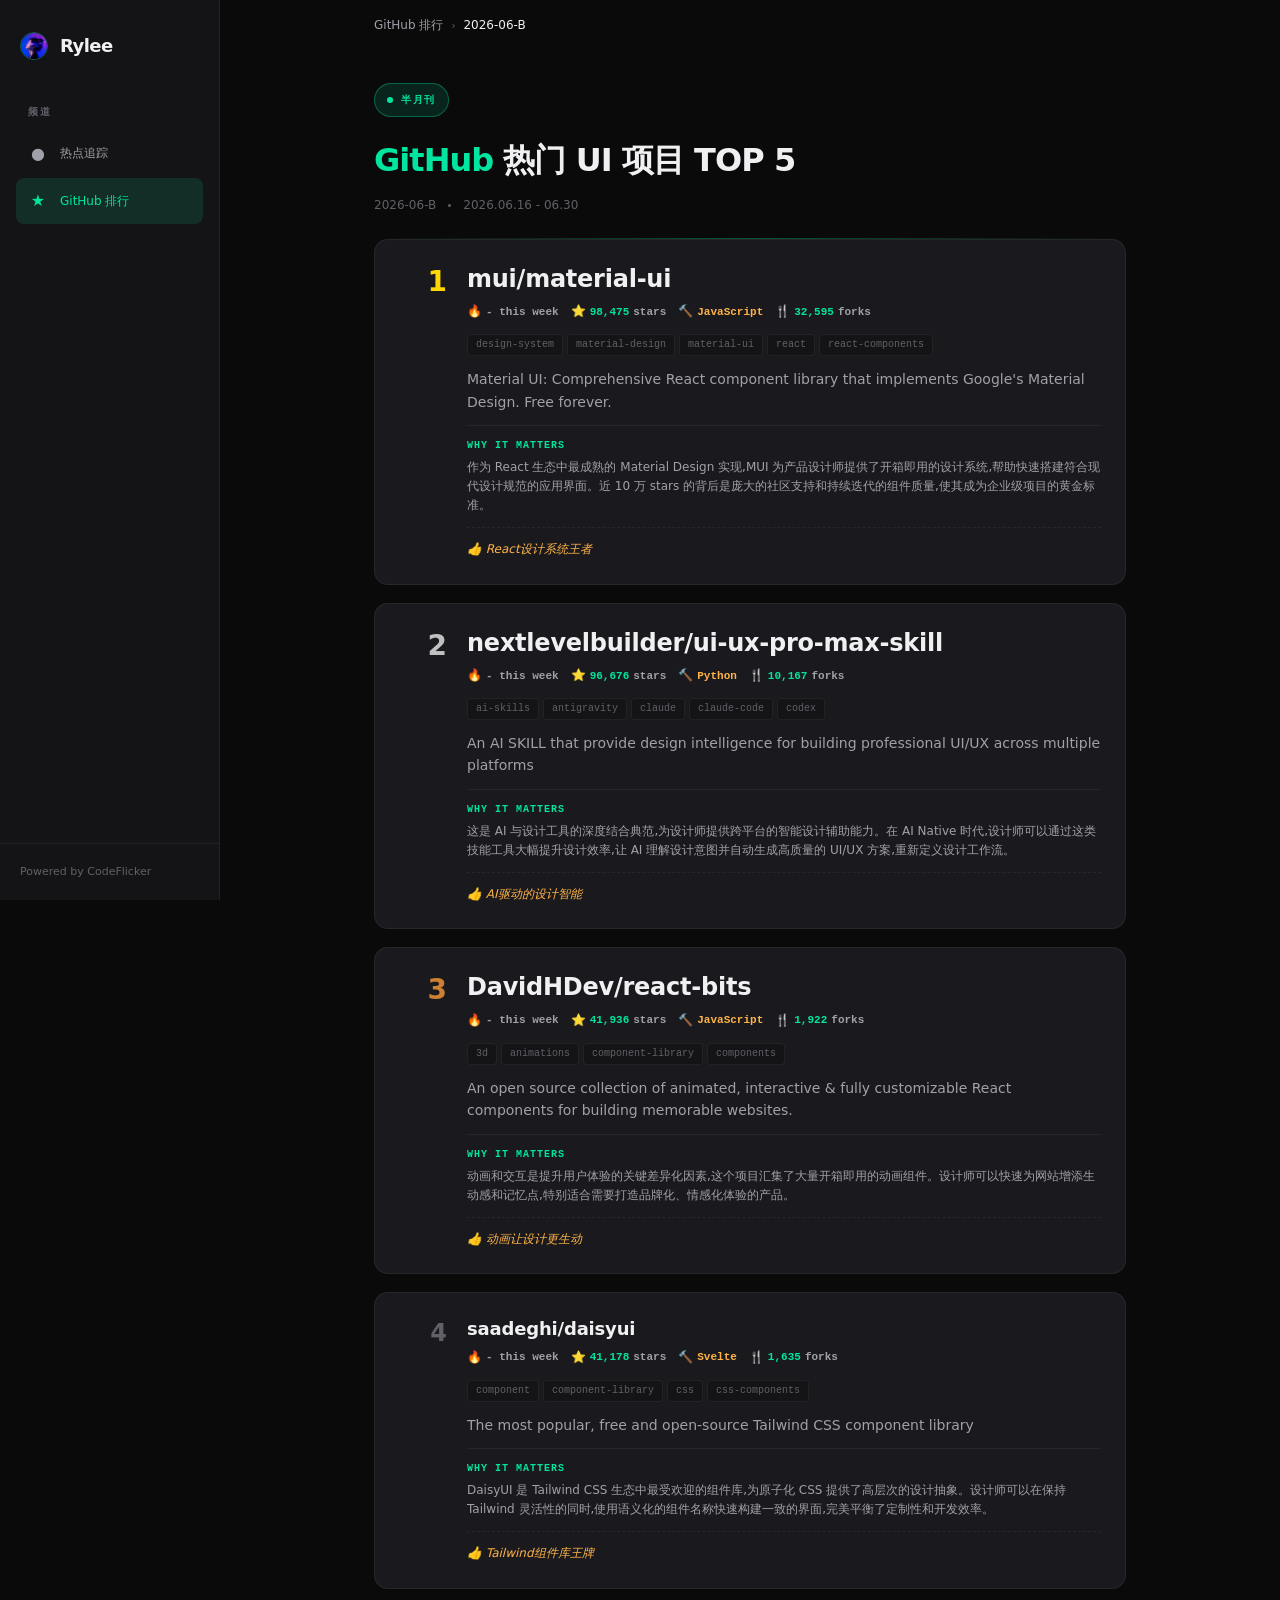
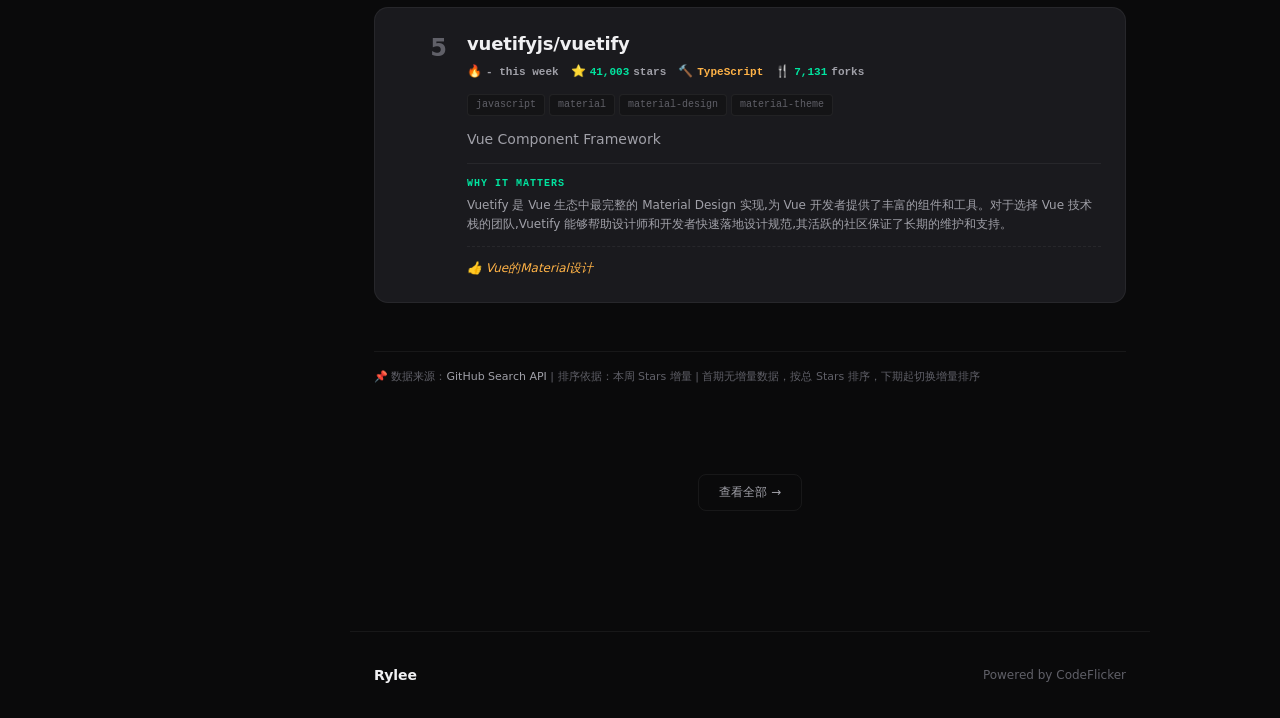
<file: github-ui/week/2026-06-B.html>
<!DOCTYPE html>
<html lang="zh-CN">
<head>
  <meta charset="UTF-8">
  <meta name="viewport" content="width=device-width, initial-scale=1.0">
  <title>GitHub UI TOP 5 - 2026-06-B</title>
  <link rel="stylesheet" href="../../assets/style.css">
  <meta name="description" content="Rylee GitHub UI - 本周 GitHub 最热门 UI 设计项目 TOP 5">
  <meta name="theme-color" content="#0a0a0b">
</head>
<body>
  <button class="mobile-toggle" onclick="document.querySelector('.sidebar').classList.toggle('open')" aria-label="Toggle menu">&#9776;</button>

  <aside class="sidebar">
    <a href="../../" class="sidebar-brand">
      <img src="../../assets/logo.png" alt="Rylee" class="logo-img" onerror="this.style.display='none';this.nextElementSibling.style.display='flex'">
      <span class="logo-fallback" style="display:none"></span>
      <span>Rylee</span>
    </a>
    <nav class="sidebar-nav">
      <div class="sidebar-section-label">频道</div>
      <a href="../../" class="sidebar-link">
        <span class="sidebar-icon">&#9679;</span>
        <span>热点追踪</span>
      </a>
      <a href="../../github-ui/" class="sidebar-link active">
        <span class="sidebar-icon">&#9733;</span>
        <span>GitHub 排行</span>
      </a>
    </nav>
    <div class="sidebar-footer">
      <p class="sidebar-footer-text">Powered by CodeFlicker</p>
    </div>
  </aside>

  <div class="content-wrapper">
  <main class="container">
    <nav class="breadcrumb">
      <a href="../">GitHub 排行</a>
      <span class="sep">&#8250;</span>
      <span class="current">2026-06-B</span>
    </nav>
    <header class="github-hero">
      <div class="github-hero-badge"><span class="dot"></span> 半月刊</div>
      <h1 class="github-hero-title"><span class="accent-word">GitHub</span> 热门 UI 项目 TOP 5</h1>
      <div class="github-hero-meta">
        <span>2026-06-B</span>
        <span class="sep"></span>
        <span>2026.06.16 - 06.30</span>
      </div>
    </header>

    <section class="hotspots">

      <article class="github-card top-3">
        <div class="github-rank">1</div>
        <div class="github-content">
          <h2 class="github-repo-name"><a href="https://github.com/mui/material-ui" target="_blank" rel="noopener">mui/material-ui</a></h2>
          <div class="github-stats">
            <span class="github-stat stars-gained"><span class="icon">&#128293;</span> - this week</span>
            <span class="github-stat"><span class="icon">&#11088;</span> <span class="value">98,475</span> stars</span>
            <span class="github-stat language"><span class="icon">&#128296;</span> <span class="value">JavaScript</span></span>
            <span class="github-stat"><span class="icon">&#127860;</span> <span class="value">32,595</span> forks</span>
          </div>
          <div class="github-topics">
            <span class="github-topic-tag">design-system</span>
            <span class="github-topic-tag">material-design</span>
            <span class="github-topic-tag">material-ui</span>
            <span class="github-topic-tag">react</span>
            <span class="github-topic-tag">react-components</span>
          </div>
          <p class="github-one-liner">Material UI: Comprehensive React component library that implements Google's Material Design. Free forever.</p>
          <div class="github-why">
            <div class="github-why-label">Why it matters</div>
            <p>作为 React 生态中最成熟的 Material Design 实现,MUI 为产品设计师提供了开箱即用的设计系统,帮助快速搭建符合现代设计规范的应用界面。近 10 万 stars 的背后是庞大的社区支持和持续迭代的组件质量,使其成为企业级项目的黄金标准。</p>
          </div>
          <p class="github-gold-quote">&#128077; React设计系统王者</p>
        </div>
      </article>

      <article class="github-card top-3">
        <div class="github-rank">2</div>
        <div class="github-content">
          <h2 class="github-repo-name"><a href="https://github.com/nextlevelbuilder/ui-ux-pro-max-skill" target="_blank" rel="noopener">nextlevelbuilder/ui-ux-pro-max-skill</a></h2>
          <div class="github-stats">
            <span class="github-stat stars-gained"><span class="icon">&#128293;</span> - this week</span>
            <span class="github-stat"><span class="icon">&#11088;</span> <span class="value">96,676</span> stars</span>
            <span class="github-stat language"><span class="icon">&#128296;</span> <span class="value">Python</span></span>
            <span class="github-stat"><span class="icon">&#127860;</span> <span class="value">10,167</span> forks</span>
          </div>
          <div class="github-topics">
            <span class="github-topic-tag">ai-skills</span>
            <span class="github-topic-tag">antigravity</span>
            <span class="github-topic-tag">claude</span>
            <span class="github-topic-tag">claude-code</span>
            <span class="github-topic-tag">codex</span>
          </div>
          <p class="github-one-liner">An AI SKILL that provide design intelligence for building professional UI/UX across multiple platforms</p>
          <div class="github-why">
            <div class="github-why-label">Why it matters</div>
            <p>这是 AI 与设计工具的深度结合典范,为设计师提供跨平台的智能设计辅助能力。在 AI Native 时代,设计师可以通过这类技能工具大幅提升设计效率,让 AI 理解设计意图并自动生成高质量的 UI/UX 方案,重新定义设计工作流。</p>
          </div>
          <p class="github-gold-quote">&#128077; AI驱动的设计智能</p>
        </div>
      </article>

      <article class="github-card top-3">
        <div class="github-rank">3</div>
        <div class="github-content">
          <h2 class="github-repo-name"><a href="https://github.com/DavidHDev/react-bits" target="_blank" rel="noopener">DavidHDev/react-bits</a></h2>
          <div class="github-stats">
            <span class="github-stat stars-gained"><span class="icon">&#128293;</span> - this week</span>
            <span class="github-stat"><span class="icon">&#11088;</span> <span class="value">41,936</span> stars</span>
            <span class="github-stat language"><span class="icon">&#128296;</span> <span class="value">JavaScript</span></span>
            <span class="github-stat"><span class="icon">&#127860;</span> <span class="value">1,922</span> forks</span>
          </div>
          <div class="github-topics">
            <span class="github-topic-tag">3d</span>
            <span class="github-topic-tag">animations</span>
            <span class="github-topic-tag">component-library</span>
            <span class="github-topic-tag">components</span>
          </div>
          <p class="github-one-liner">An open source collection of animated, interactive & fully customizable React components for building memorable websites.</p>
          <div class="github-why">
            <div class="github-why-label">Why it matters</div>
            <p>动画和交互是提升用户体验的关键差异化因素,这个项目汇集了大量开箱即用的动画组件。设计师可以快速为网站增添生动感和记忆点,特别适合需要打造品牌化、情感化体验的产品。</p>
          </div>
          <p class="github-gold-quote">&#128077; 动画让设计更生动</p>
        </div>
      </article>

      <article class="github-card">
        <div class="github-rank">4</div>
        <div class="github-content">
          <h2 class="github-repo-name"><a href="https://github.com/saadeghi/daisyui" target="_blank" rel="noopener">saadeghi/daisyui</a></h2>
          <div class="github-stats">
            <span class="github-stat stars-gained"><span class="icon">&#128293;</span> - this week</span>
            <span class="github-stat"><span class="icon">&#11088;</span> <span class="value">41,178</span> stars</span>
            <span class="github-stat language"><span class="icon">&#128296;</span> <span class="value">Svelte</span></span>
            <span class="github-stat"><span class="icon">&#127860;</span> <span class="value">1,635</span> forks</span>
          </div>
          <div class="github-topics">
            <span class="github-topic-tag">component</span>
            <span class="github-topic-tag">component-library</span>
            <span class="github-topic-tag">css</span>
            <span class="github-topic-tag">css-components</span>
          </div>
          <p class="github-one-liner">The most popular, free and open-source Tailwind CSS component library</p>
          <div class="github-why">
            <div class="github-why-label">Why it matters</div>
            <p>DaisyUI 是 Tailwind CSS 生态中最受欢迎的组件库,为原子化 CSS 提供了高层次的设计抽象。设计师可以在保持 Tailwind 灵活性的同时,使用语义化的组件名称快速构建一致的界面,完美平衡了定制性和开发效率。</p>
          </div>
          <p class="github-gold-quote">&#128077; Tailwind组件库王牌</p>
        </div>
      </article>

      <article class="github-card">
        <div class="github-rank">5</div>
        <div class="github-content">
          <h2 class="github-repo-name"><a href="https://github.com/vuetifyjs/vuetify" target="_blank" rel="noopener">vuetifyjs/vuetify</a></h2>
          <div class="github-stats">
            <span class="github-stat stars-gained"><span class="icon">&#128293;</span> - this week</span>
            <span class="github-stat"><span class="icon">&#11088;</span> <span class="value">41,003</span> stars</span>
            <span class="github-stat language"><span class="icon">&#128296;</span> <span class="value">TypeScript</span></span>
            <span class="github-stat"><span class="icon">&#127860;</span> <span class="value">7,131</span> forks</span>
          </div>
          <div class="github-topics">
            <span class="github-topic-tag">javascript</span>
            <span class="github-topic-tag">material</span>
            <span class="github-topic-tag">material-design</span>
            <span class="github-topic-tag">material-theme</span>
          </div>
          <p class="github-one-liner">Vue Component Framework</p>
          <div class="github-why">
            <div class="github-why-label">Why it matters</div>
            <p>Vuetify 是 Vue 生态中最完整的 Material Design 实现,为 Vue 开发者提供了丰富的组件和工具。对于选择 Vue 技术栈的团队,Vuetify 能够帮助设计师和开发者快速落地设计规范,其活跃的社区保证了长期的维护和支持。</p>
          </div>
          <p class="github-gold-quote">&#128077; Vue的Material设计</p>
        </div>
      </article>

    </section>

    <div class="data-source-note">
      &#128204; 数据来源：<a href="https://github.com/search" target="_blank" rel="noopener">GitHub Search API</a> | 排序依据：本周 Stars 增量 | 首期无增量数据，按总 Stars 排序，下期起切换增量排序
    </div>

    <nav class="issue-nav">
      <a href="../archive.html" class="nav-center">查看全部 <span class="arrow-right">&rarr;</span></a>
    </nav>
  </main>

  <footer class="footer">
    <div class="footer-row">
      <span class="footer-brand">Rylee</span>
      <span class="footer-text">Powered by CodeFlicker</span>
    </div>
  </footer>
  </div>
</body>
</html>
</file>
<file: assets/style.css>
/* ========================================
   Fenny - Product Design AI Hotspot Weekly
   Dark Editorial Style - High Impact
   ======================================== */

/* --- Design Tokens --- */
:root {
  /* Core palette */
  --bg: #0a0a0b;
  --bg-elevated: #141416;
  --bg-card: #1a1a1e;
  --bg-card-hover: #222228;
  --bg-glass: rgba(255,255,255,0.03);
  
  /* Text */
  --text-primary: #f0f0f2;
  --text-secondary: #a0a0a8;
  --text-tertiary: #606068;
  --text-inverse: #0a0a0b;
  
  /* Accent - electric teal */
  --accent: #00e5a0;
  --accent-dim: rgba(0, 229, 160, 0.12);
  --accent-glow: rgba(0, 229, 160, 0.25);
  --accent-border: rgba(0, 229, 160, 0.35);
  
  /* Secondary accent - warm amber for contrast */
  --accent-warm: #ffb347;
  --accent-warm-dim: rgba(255, 179, 71, 0.1);
  
  /* Rank colors */
  --rank-gold: #ffd700;
  --rank-silver: #c0c0c0;
  --rank-bronze: #cd7f32;
  
  /* Borders */
  --border: rgba(255,255,255,0.06);
  --border-hover: rgba(255,255,255,0.12);
  --border-accent: rgba(0,229,160,0.2);
  
  /* Typography */
  --font-display: "SF Pro Display", "Helvetica Neue", system-ui, sans-serif;
  --font-body: "SF Pro Text", "Helvetica Neue", system-ui, sans-serif;
  --font-mono: "SF Mono", "JetBrains Mono", "Fira Code", monospace;
  
  /* Type scale - editorial */
  --text-display: 2rem;
  --text-h1: 1.5rem;
  --text-h2: 1.125rem;
  --text-h3: 1rem;
  --text-body: 0.875rem;
  --text-small: 0.75rem;
  --text-xs: 0.6875rem;
  --text-micro: 0.625rem;
  
  /* Spacing */
  --s1: 4px;
  --s2: 8px;
  --s3: 12px;
  --s4: 16px;
  --s5: 20px;
  --s6: 24px;
  --s8: 32px;
  --s10: 40px;
  --s12: 48px;
  --s16: 64px;
  --s20: 80px;
  --s24: 96px;
  
  /* Layout */
  --max-w: 800px;
  --radius: 8px;
  --radius-lg: 14px;
  --radius-pill: 9999px;
  
  /* Motion */
  --ease: cubic-bezier(0.16, 1, 0.3, 1);
  --dur: 0.3s;
  --dur-fast: 0.15s;
}

/* --- Reset --- */
*, *::before, *::after { box-sizing: border-box; margin: 0; padding: 0; }

html {
  font-size: 16px;
  -webkit-font-smoothing: antialiased;
  -moz-osx-font-smoothing: grayscale;
  scroll-behavior: smooth;
}

body {
  font-family: var(--font-body);
  font-size: var(--text-body);
  line-height: 1.6;
  color: var(--text-primary);
  background: var(--bg);
}

a { color: inherit; text-decoration: none; }

::selection {
  background: var(--accent-dim);
  color: var(--accent);
}

/* --- Sidebar Nav (Left) --- */
.sidebar {
  position: fixed;
  left: 0;
  top: 0;
  bottom: 0;
  width: 220px;
  background: var(--bg-elevated);
  border-right: 1px solid var(--border);
  display: flex;
  flex-direction: column;
  z-index: 100;
  overflow-y: auto;
}

.sidebar-brand {
  display: flex;
  align-items: center;
  gap: var(--s3);
  padding: var(--s8) var(--s5) var(--s6);
  font-family: var(--font-display);
  font-size: var(--text-h2);
  font-weight: 800;
  letter-spacing: -0.03em;
  color: var(--text-primary);
  text-decoration: none;
}

.sidebar-brand .logo-img {
  width: 28px;
  height: 28px;
  border-radius: 50%;
  object-fit: cover;
  border: 1.5px solid var(--accent-border);
}

.sidebar-brand .logo-fallback {
  width: 28px;
  height: 28px;
  border-radius: 50%;
  background: linear-gradient(135deg, #4f46e5 0%, #7c3aed 50%, #a855f7 100%);
  border: 1.5px solid var(--accent-border);
  flex-shrink: 0;
}

.sidebar-nav {
  display: flex;
  flex-direction: column;
  gap: 2px;
  padding: 0 var(--s4);
  flex: 1;
}

.sidebar-section-label {
  font-family: var(--font-mono);
  font-size: var(--text-micro);
  font-weight: 600;
  text-transform: uppercase;
  letter-spacing: 0.15em;
  color: var(--text-tertiary);
  padding: var(--s5) var(--s3) var(--s2);
}

.sidebar-link {
  display: flex;
  align-items: center;
  gap: var(--s3);
  padding: 10px var(--s3);
  border-radius: var(--radius);
  font-size: var(--text-small);
  font-weight: 500;
  color: var(--text-secondary);
  text-decoration: none;
  transition: all var(--dur-fast) var(--ease);
}

.sidebar-link:hover {
  color: var(--text-primary);
  background: var(--bg-glass);
}

.sidebar-link.active {
  color: var(--accent);
  background: var(--accent-dim);
}

.sidebar-icon {
  font-size: 16px;
  width: 20px;
  text-align: center;
  flex-shrink: 0;
}

.sidebar-footer {
  padding: var(--s5);
  border-top: 1px solid var(--border);
  margin-top: auto;
}

.sidebar-footer-text {
  font-size: var(--text-xs);
  color: var(--text-tertiary);
  line-height: 1.5;
}

/* Mobile menu toggle */
.mobile-toggle {
  display: none;
  position: fixed;
  top: var(--s4);
  left: var(--s4);
  z-index: 200;
  width: 40px;
  height: 40px;
  border-radius: var(--radius);
  background: var(--bg-elevated);
  border: 1px solid var(--border);
  color: var(--text-primary);
  font-size: 20px;
  cursor: pointer;
  align-items: center;
  justify-content: center;
}

/* --- Content Wrapper (offset by sidebar) --- */
.content-wrapper {
  margin-left: 220px;
  min-height: 100vh;
}

/* --- Container --- */
.container {
  max-width: var(--max-w);
  margin: 0 auto;
  padding: 0 var(--s6);
}

/* --- Hero --- */
.hero {
  padding: var(--s10) 0 var(--s6);
  position: relative;
}

.hero::after {
  content: '';
  position: absolute;
  bottom: 0;
  left: 0;
  right: 0;
  height: 1px;
  background: linear-gradient(90deg, transparent, var(--accent-border), transparent);
}

.hero-badge {
  display: inline-flex;
  align-items: center;
  gap: var(--s2);
  font-size: var(--text-micro);
  font-weight: 600;
  text-transform: uppercase;
  letter-spacing: 0.15em;
  color: var(--accent);
  background: var(--accent-dim);
  padding: var(--s2) var(--s3);
  border-radius: var(--radius-pill);
  border: 1px solid var(--accent-border);
  margin-bottom: var(--s6);
}

.hero-badge .dot {
  width: 6px;
  height: 6px;
  border-radius: 50%;
  background: var(--accent);
  animation: pulse 2s infinite;
}

@keyframes pulse {
  0%, 100% { opacity: 1; }
  50% { opacity: 0.4; }
}

.hero-title {
  font-family: var(--font-display);
  font-size: var(--text-display);
  font-weight: 700;
  letter-spacing: -0.03em;
  line-height: 1.2;
  color: var(--text-primary);
  margin-bottom: var(--s5);
}

.hero-title .accent-word {
  color: var(--accent);
}

.hero-meta {
  display: flex;
  align-items: center;
  gap: var(--s3);
  color: var(--text-tertiary);
  font-size: var(--text-small);
}

.hero-meta .sep {
  width: 3px;
  height: 3px;
  border-radius: 50%;
  background: var(--text-tertiary);
}

/* --- Section Label --- */
.section-label {
  display: flex;
  align-items: center;
  gap: var(--s3);
  font-family: var(--font-mono);
  font-size: var(--text-xs);
  font-weight: 500;
  text-transform: uppercase;
  letter-spacing: 0.15em;
  color: var(--accent);
  padding: var(--s10) 0 var(--s6);
}

.section-label::before {
  content: '//';
  color: var(--text-tertiary);
}

/* --- Hotspot Cards --- */
.hotspots {
  display: flex;
  flex-direction: column;
  gap: 2px;
}

.hotspot-card {
  display: grid;
  grid-template-columns: 48px 1fr;
  gap: var(--s4);
  padding: var(--s5) var(--s4);
  border-radius: var(--radius);
  background: var(--bg-glass);
  border: 1px solid transparent;
  transition: all var(--dur) var(--ease);
  cursor: default;
}

.hotspot-card:hover {
  background: var(--bg-card);
  border-color: var(--border-hover);
  transform: translateX(4px);
}

/* Top 3 special */
.hotspot-card.top-3:hover {
  border-color: var(--accent-border);
  background: var(--accent-dim);
}

/* Rank */
.hotspot-rank {
  font-family: var(--font-display);
  font-size: 1.5rem;
  font-weight: 700;
  line-height: 1;
  text-align: right;
  padding-top: 2px;
  color: var(--text-tertiary);
}

.hotspot-card.top-3 .hotspot-rank {
  font-size: 1.75rem;
}

.hotspot-card:nth-child(1) .hotspot-rank { color: var(--rank-gold); }
.hotspot-card:nth-child(2) .hotspot-rank { color: var(--rank-silver); }
.hotspot-card:nth-child(3) .hotspot-rank { color: var(--rank-bronze); }

/* Content */
.hotspot-content {
  min-width: 0;
}

.hotspot-title {
  font-size: var(--text-h3);
  font-weight: 600;
  line-height: 1.35;
  color: var(--text-primary);
  margin-bottom: var(--s2);
  letter-spacing: -0.01em;
}

.hotspot-card.top-3 .hotspot-title {
  font-size: var(--text-h2);
  font-weight: 700;
}

.hotspot-title a {
  color: inherit;
  transition: color var(--dur-fast);
}

.hotspot-card:hover .hotspot-title a {
  color: var(--accent);
}

.hotspot-meta {
  display: flex;
  align-items: center;
  gap: var(--s2);
  margin-bottom: var(--s2);
  flex-wrap: wrap;
}

.hotspot-source {
  font-family: var(--font-mono);
  font-size: var(--text-micro);
  font-weight: 600;
  text-transform: uppercase;
  letter-spacing: 0.08em;
  color: var(--text-primary);
  background: var(--bg-card);
  padding: 2px 8px;
  border-radius: 4px;
  border: 1px solid var(--border);
}

.hotspot-category {
  font-size: var(--text-micro);
  font-weight: 500;
  color: var(--accent);
  padding: 2px 8px;
  border-radius: 4px;
  background: var(--accent-dim);
}

.hotspot-score {
  font-family: var(--font-mono);
  font-size: var(--text-micro);
  font-weight: 600;
  color: var(--accent-warm);
}

.hotspot-one-liner {
  font-size: var(--text-small);
  color: var(--text-secondary);
  line-height: 1.5;
  margin-bottom: var(--s2);
}

.hotspot-why {
  margin-top: var(--s2);
  padding-top: var(--s2);
  border-top: 1px solid var(--border);
}

.hotspot-why-label {
  font-family: var(--font-mono);
  font-size: var(--text-micro);
  font-weight: 600;
  text-transform: uppercase;
  letter-spacing: 0.1em;
  color: var(--accent);
  margin-bottom: var(--s1);
}

.hotspot-why p {
  font-size: var(--text-small);
  color: var(--text-secondary);
  line-height: 1.6;
}

.hotspot-link {
  display: inline-flex;
  align-items: center;
  gap: var(--s1);
  font-size: var(--text-small);
  font-weight: 500;
  color: var(--accent);
  margin-top: var(--s2);
  transition: gap var(--dur-fast) var(--ease);
}

.hotspot-link:hover {
  gap: var(--s2);
}

.hotspot-link .arrow {
  transition: transform var(--dur) var(--ease);
}

.hotspot-link:hover .arrow {
  transform: translateX(2px);
}

/* --- Trend Insight --- */
.trend-insight {
  position: relative;
  padding: var(--s8) var(--s6);
  margin-top: var(--s12);
  background: var(--bg-card);
  border-radius: var(--radius-lg);
  border: 1px solid var(--accent-border);
  overflow: hidden;
}

.trend-insight::before {
  content: '';
  position: absolute;
  top: 0;
  left: 0;
  right: 0;
  height: 2px;
  background: linear-gradient(90deg, var(--accent), var(--accent-warm), var(--accent));
}

.trend-insight-label {
  font-family: var(--font-mono);
  font-size: var(--text-micro);
  font-weight: 700;
  text-transform: uppercase;
  letter-spacing: 0.2em;
  color: var(--accent);
  margin-bottom: var(--s2);
}

.trend-insight h2 {
  font-family: var(--font-display);
  font-size: var(--text-h1);
  font-weight: 700;
  letter-spacing: -0.03em;
  color: var(--text-primary);
  margin-bottom: var(--s4);
}

.trend-summary {
  font-size: var(--text-body);
  color: var(--text-secondary);
  line-height: 1.7;
  margin-bottom: var(--s5);
}

.trend-keywords {
  display: flex;
  flex-wrap: wrap;
  gap: var(--s2);
}

.keyword-tag {
  font-family: var(--font-mono);
  font-size: var(--text-xs);
  font-weight: 600;
  color: var(--text-primary);
  background: var(--bg-elevated);
  padding: var(--s2) var(--s3);
  border-radius: var(--radius);
  border: 1px solid var(--border);
  letter-spacing: 0.02em;
  transition: all var(--dur-fast) var(--ease);
}

.keyword-tag:hover {
  border-color: var(--accent-border);
  color: var(--accent);
}

/* --- Issue Nav --- */
.issue-nav {
  display: flex;
  justify-content: center;
  padding: var(--s10) 0;
  margin-top: var(--s8);
}

.nav-prev, .nav-next {
  font-size: var(--text-small);
  font-weight: 500;
  color: var(--text-secondary);
  padding: var(--s2) var(--s4);
  border-radius: var(--radius);
  border: 1px solid var(--border);
  transition: all var(--dur) var(--ease);
}

.nav-center {
  display: block;
  text-align: center;
  font-size: var(--text-small);
  font-weight: 500;
  color: var(--text-secondary);
  padding: var(--s2) var(--s5);
  border-radius: var(--radius);
  border: 1px solid var(--border);
  transition: all var(--dur) var(--ease);
}

.nav-center .arrow-right {
  transition: transform var(--dur) var(--ease);
}

.nav-center:hover {
  color: var(--accent);
  border-color: var(--accent-border);
  background: var(--accent-dim);
}

.nav-center:hover .arrow-right {
  transform: translateX(3px);
}

.nav-prev:hover, .nav-next:hover {
  color: var(--accent);
  border-color: var(--accent-border);
  background: var(--accent-dim);
}

/* --- Archive Page --- */
.archive-header {
  padding: var(--s10) 0 var(--s6);
}

.archive-header h1 {
  font-family: var(--font-display);
  font-size: var(--text-display);
  font-weight: 700;
  letter-spacing: -0.03em;
  line-height: 1.2;
  margin-bottom: var(--s3);
}

.archive-header p {
  font-size: var(--text-h3);
  color: var(--text-tertiary);
}

#archive-list {
  display: flex;
  flex-direction: column;
  gap: 2px;
}

.archive-item {
  display: grid;
  grid-template-columns: 48px 80px 1fr;
  align-items: center;
  gap: var(--s3);
  padding: var(--s4) var(--s3);
  border-radius: var(--radius);
  border: 1px solid transparent;
  transition: all var(--dur) var(--ease);
}

.archive-item:hover {
  background: var(--bg-card);
  border-color: var(--border-hover);
  transform: translateX(4px);
}

.archive-number {
  font-family: var(--font-display);
  font-size: var(--text-h3);
  font-weight: 700;
  color: var(--accent);
  text-align: right;
}

.archive-date {
  font-family: var(--font-mono);
  font-size: var(--text-xs);
  color: var(--text-tertiary);
}

.archive-title {
  font-size: var(--text-body);
  font-weight: 500;
  color: var(--text-primary);
}

.archive-item:hover .archive-title {
  color: var(--accent);
}

/* --- Past Issues (homepage) --- */
.past-issues {
  margin-top: var(--s6);
  display: flex;
  flex-direction: column;
  gap: var(--s2);
}

.past-issues-label {
  font-family: var(--font-mono);
  font-size: var(--text-micro);
  font-weight: 700;
  text-transform: uppercase;
  letter-spacing: 0.2em;
  color: var(--accent);
  margin-bottom: var(--s2);
}

/* --- Footer --- */
.footer {
  max-width: var(--max-w);
  margin: 0 auto;
  padding: var(--s8) var(--s6);
  border-top: 1px solid var(--border);
  margin-top: var(--s20);
}

.footer-row {
  display: flex;
  justify-content: space-between;
  align-items: center;
}

.footer-brand {
  font-family: var(--font-display);
  font-size: var(--text-body);
  font-weight: 700;
  color: var(--text-primary);
}

.footer-text {
  font-size: var(--text-small);
  color: var(--text-tertiary);
}

.footer-links {
  display: flex;
  gap: var(--s4);
}

.footer-links a {
  font-size: var(--text-small);
  font-weight: 500;
  color: var(--text-tertiary);
  transition: color var(--dur-fast);
}

.footer-links a:hover {
  color: var(--accent);
}

/* --- Breadcrumb --- */
.breadcrumb {
  display: flex;
  align-items: center;
  gap: var(--s2);
  padding: var(--s4) 0 var(--s2);
  font-size: var(--text-small);
  color: var(--text-tertiary);
}

.breadcrumb a {
  color: var(--text-secondary);
  text-decoration: none;
  transition: color var(--dur-fast);
}

.breadcrumb a:hover {
  color: var(--accent);
}

.breadcrumb .sep {
  color: var(--text-tertiary);
  font-size: 10px;
}

.breadcrumb .current {
  color: var(--text-primary);
  font-weight: 500;
}

/* --- Region Tag --- */
.region-tag {
  display: inline-flex;
  align-items: center;
  gap: var(--s1);
  font-family: var(--font-mono);
  font-size: var(--text-xs);
  font-weight: 700;
  text-transform: uppercase;
  letter-spacing: 0.12em;
  padding: 2px 8px;
  border-radius: 4px;
  margin-left: var(--s2);
}

.region-tag.cn {
  color: #ff6b6b;
  background: rgba(255, 107, 107, 0.12);
  border: 1px solid rgba(255, 107, 107, 0.25);
}

.region-tag.global {
  color: var(--accent);
  background: var(--accent-dim);
  border: 1px solid var(--accent-border);
}

/* --- Region Section --- */
.region-section {
  margin-top: var(--s10);
}

.region-header {
  display: flex;
  align-items: center;
  gap: var(--s3);
  padding: var(--s10) 0 var(--s6);
}

.region-header .region-icon {
  width: 18px;
  height: 18px;
  border-radius: 50%;
  display: inline-flex;
  align-items: center;
  justify-content: center;
  font-size: 11px;
  font-weight: 700;
}

.region-header .region-icon.cn {
  background: rgba(255, 107, 107, 0.2);
  color: #ff6b6b;
  border: 1px solid rgba(255, 107, 107, 0.35);
}

.region-header .region-icon.global {
  background: var(--accent-dim);
  color: var(--accent);
  border: 1px solid var(--accent-border);
}

.region-header .region-label {
  font-family: var(--font-display);
  font-size: var(--text-h2);
  font-weight: 700;
  color: var(--text-primary);
  letter-spacing: -0.02em;
}

/* Override top-3 rank colors for each region */
.region-section.cn .hotspot-card:nth-child(1) .hotspot-rank { color: #ff6b6b; }
.region-section.cn .hotspot-card:nth-child(2) .hotspot-rank { color: #ffa07a; }
.region-section.cn .hotspot-card:nth-child(3) .hotspot-rank { color: #ff8c42; }

.region-section.global .hotspot-card:nth-child(1) .hotspot-rank { color: var(--rank-gold); }
.region-section.global .hotspot-card:nth-child(2) .hotspot-rank { color: var(--rank-silver); }
.region-section.global .hotspot-card:nth-child(3) .hotspot-rank { color: var(--rank-bronze); }

/* --- GitHub UI Project Cards --- */
.github-card {
  display: grid;
  grid-template-columns: 48px 1fr;
  gap: var(--s5);
  padding: var(--s6);
  border-radius: var(--radius-lg);
  background: var(--bg-card);
  border: 1px solid var(--border);
  margin-bottom: var(--s4);
  transition: all var(--dur) var(--ease);
}

.github-card:hover {
  border-color: var(--accent-border);
  background: var(--bg-card-hover);
  transform: translateX(4px);
}

.github-card.top-3:hover {
  border-color: var(--accent-border);
  background: var(--accent-dim);
}

/* GitHub rank */
.github-rank {
  font-family: var(--font-display);
  font-size: 1.5rem;
  font-weight: 700;
  line-height: 1;
  text-align: right;
  padding-top: 4px;
  color: var(--text-tertiary);
}

.github-card.top-3 .github-rank {
  font-size: 1.75rem;
}

.github-card:nth-child(1) .github-rank { color: var(--rank-gold); }
.github-card:nth-child(2) .github-rank { color: var(--rank-silver); }
.github-card:nth-child(3) .github-rank { color: var(--rank-bronze); }

/* GitHub content */
.github-content {
  min-width: 0;
}

.github-repo-name {
  font-size: var(--text-h2);
  font-weight: 600;
  line-height: 1.3;
  color: var(--text-primary);
  margin-bottom: var(--s2);
  letter-spacing: -0.01em;
}

.github-card.top-3 .github-repo-name {
  font-size: var(--text-h1);
  font-weight: 700;
}

.github-repo-name a {
  color: inherit;
  transition: color var(--dur-fast);
}

.github-card:hover .github-repo-name a {
  color: var(--accent);
}

/* GitHub stats row */
.github-stats {
  display: flex;
  align-items: center;
  gap: var(--s3);
  margin-bottom: var(--s3);
  flex-wrap: wrap;
}

.github-stat {
  font-family: var(--font-mono);
  font-size: var(--text-xs);
  font-weight: 600;
  color: var(--text-secondary);
  display: inline-flex;
  align-items: center;
  gap: var(--s1);
}

.github-stat .icon {
  font-size: 12px;
}

.github-stat .value {
  color: var(--accent);
  font-weight: 700;
}

.github-stat.stars-gained .value {
  color: #ff6b6b;
}

.github-stat.language .value {
  color: var(--accent-warm);
}

/* GitHub topics */
.github-topics {
  display: flex;
  gap: var(--s1);
  flex-wrap: wrap;
  margin-bottom: var(--s3);
}

.github-topic-tag {
  font-family: var(--font-mono);
  font-size: var(--text-micro);
  font-weight: 500;
  color: var(--text-tertiary);
  background: var(--bg-elevated);
  padding: 2px 8px;
  border-radius: 4px;
  border: 1px solid var(--border);
}

/* One-liner */
.github-one-liner {
  font-size: var(--text-body);
  color: var(--text-secondary);
  line-height: 1.6;
  margin-bottom: var(--s3);
}

/* Why it matters */
.github-why {
  margin-top: var(--s2);
  padding-top: var(--s3);
  border-top: 1px solid var(--border);
}

.github-why-label {
  font-family: var(--font-mono);
  font-size: var(--text-micro);
  font-weight: 600;
  text-transform: uppercase;
  letter-spacing: 0.1em;
  color: var(--accent);
  margin-bottom: var(--s1);
}

.github-why p {
  font-size: var(--text-small);
  color: var(--text-secondary);
  line-height: 1.6;
}

/* Gold quote */
.github-gold-quote {
  font-size: var(--text-small);
  color: var(--accent-warm);
  font-style: italic;
  padding-top: var(--s3);
  margin-top: var(--s3);
  border-top: 1px dashed var(--border);
}

/* GitHub UI Hero */
.github-hero {
  padding: var(--s10) 0 var(--s6);
  position: relative;
}

.github-hero::after {
  content: '';
  position: absolute;
  bottom: 0;
  left: 0;
  right: 0;
  height: 1px;
  background: linear-gradient(90deg, transparent, var(--accent-border), transparent);
}

.github-hero-badge {
  display: inline-flex;
  align-items: center;
  gap: var(--s2);
  font-size: var(--text-micro);
  font-weight: 600;
  text-transform: uppercase;
  letter-spacing: 0.15em;
  color: var(--accent);
  background: var(--accent-dim);
  padding: var(--s2) var(--s3);
  border-radius: var(--radius-pill);
  border: 1px solid var(--accent-border);
  margin-bottom: var(--s6);
}

.github-hero-badge .dot {
  width: 6px;
  height: 6px;
  border-radius: 50%;
  background: var(--accent);
  animation: pulse 2s infinite;
}

.github-hero-title {
  font-family: var(--font-display);
  font-size: var(--text-display);
  font-weight: 700;
  letter-spacing: -0.03em;
  line-height: 1.2;
  color: var(--text-primary);
  margin-bottom: var(--s4);
}

.github-hero-title .accent-word {
  color: var(--accent);
}

.github-hero-meta {
  display: flex;
  align-items: center;
  gap: var(--s3);
  color: var(--text-tertiary);
  font-size: var(--text-small);
}

.github-hero-meta .sep {
  width: 3px;
  height: 3px;
  border-radius: 50%;
  background: var(--text-tertiary);
}

/* Data source note */
.data-source-note {
  font-size: var(--text-xs);
  color: var(--text-tertiary);
  padding: var(--s4) 0;
  border-top: 1px solid var(--border);
  margin-top: var(--s8);
  line-height: 1.6;
}

.data-source-note a {
  color: var(--text-secondary);
}

.data-source-note a:hover {
  color: var(--accent);
}

/* --- Scrollbar --- */
::-webkit-scrollbar { width: 6px; }
::-webkit-scrollbar-track { background: var(--bg); }
::-webkit-scrollbar-thumb { background: var(--bg-card); border-radius: 3px; }
::-webkit-scrollbar-thumb:hover { background: var(--bg-card-hover); }

/* --- Responsive --- */
@media (max-width: 768px) {
  .sidebar {
    position: fixed;
    left: -220px;
    transition: left var(--dur) var(--ease);
  }
  .sidebar.open { left: 0; }
  .content-wrapper { margin-left: 0; }
  .mobile-toggle { display: flex; }

  .container { padding: 0 var(--s4); }
  .hero-title, .github-hero-title { font-size: 1.5rem; }
  .hotspot-card { grid-template-columns: 36px 1fr; }
  .github-card { grid-template-columns: 36px 1fr; }
  .trend-insight { padding: var(--s6) var(--s4); }
  .archive-item { grid-template-columns: 36px 60px 1fr; }
}

@media (max-width: 480px) {
  .hero-title, .github-hero-title { font-size: 1.25rem; }
  .hotspot-card.top-3 .hotspot-title { font-size: var(--text-h3); }
  .github-card.top-3 .github-repo-name { font-size: var(--text-h2); }
  .trend-insight h2 { font-size: 1.25rem; }
}
</file>
